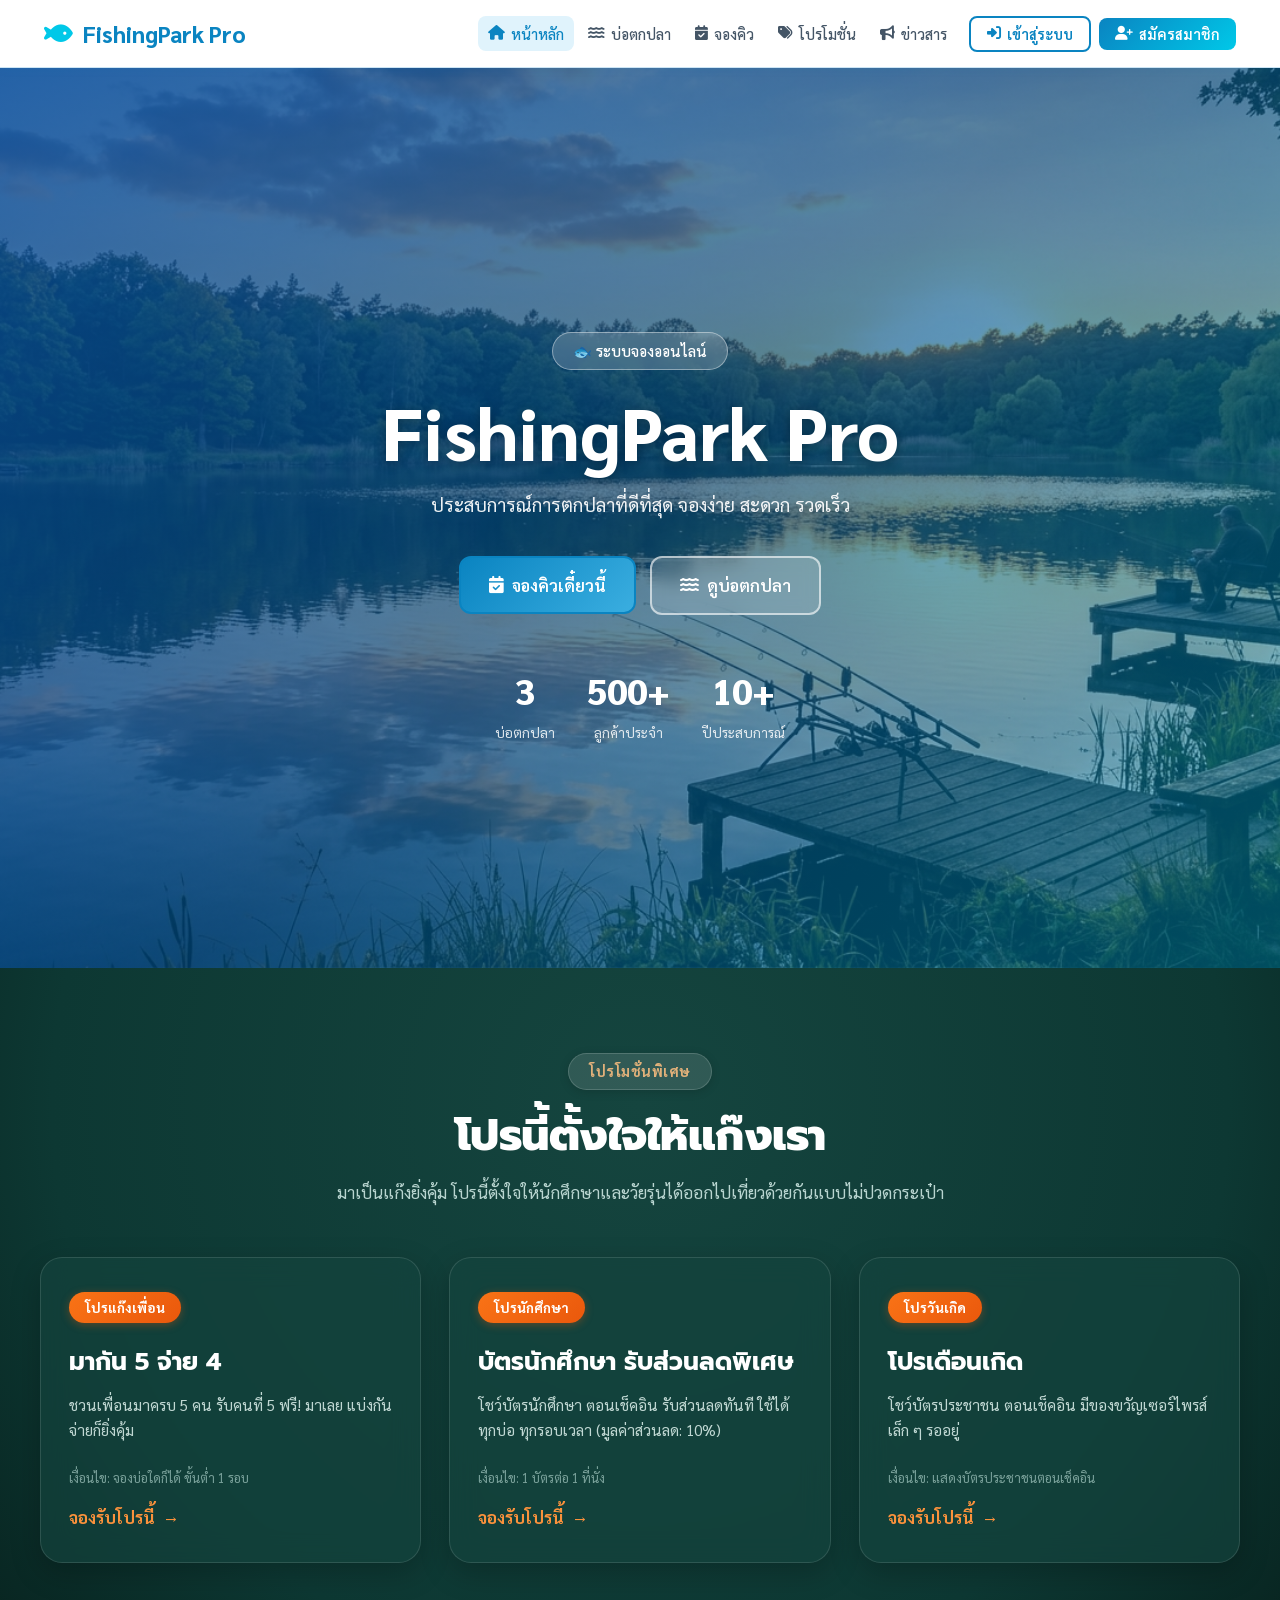
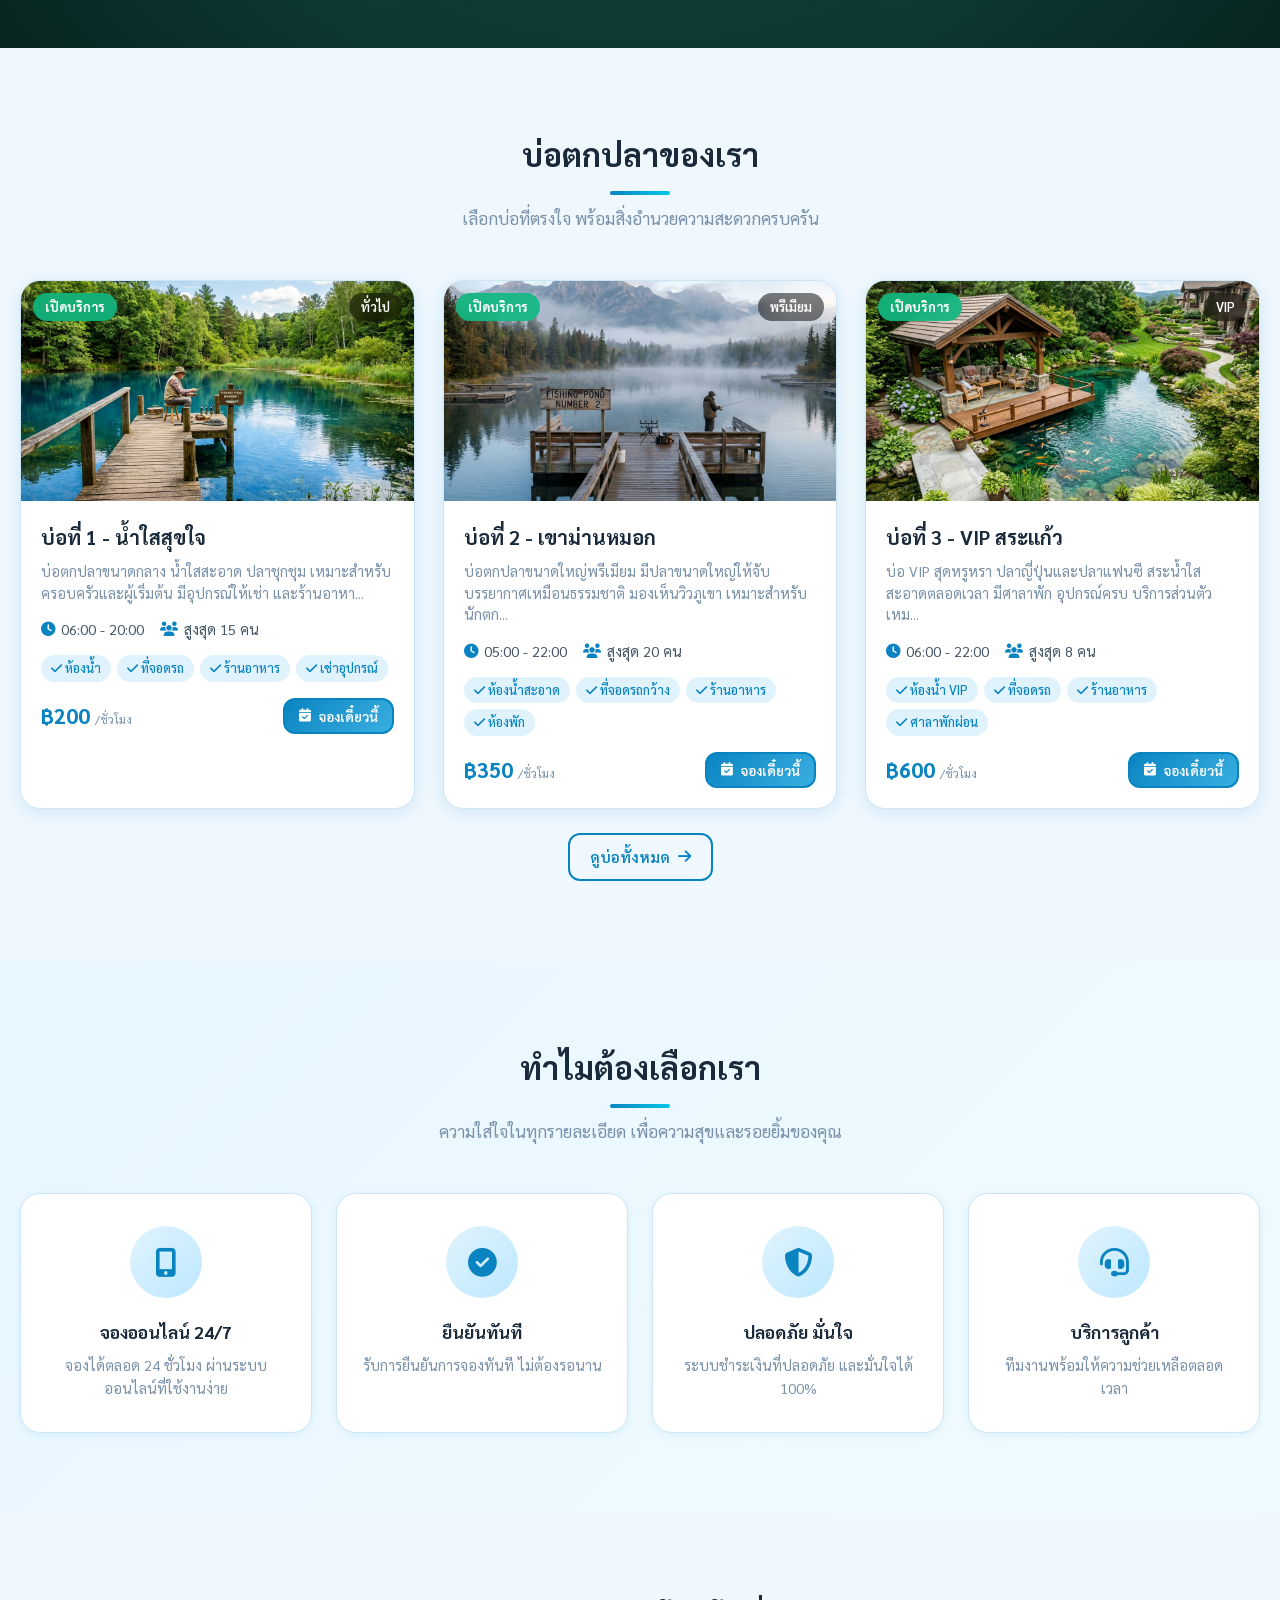
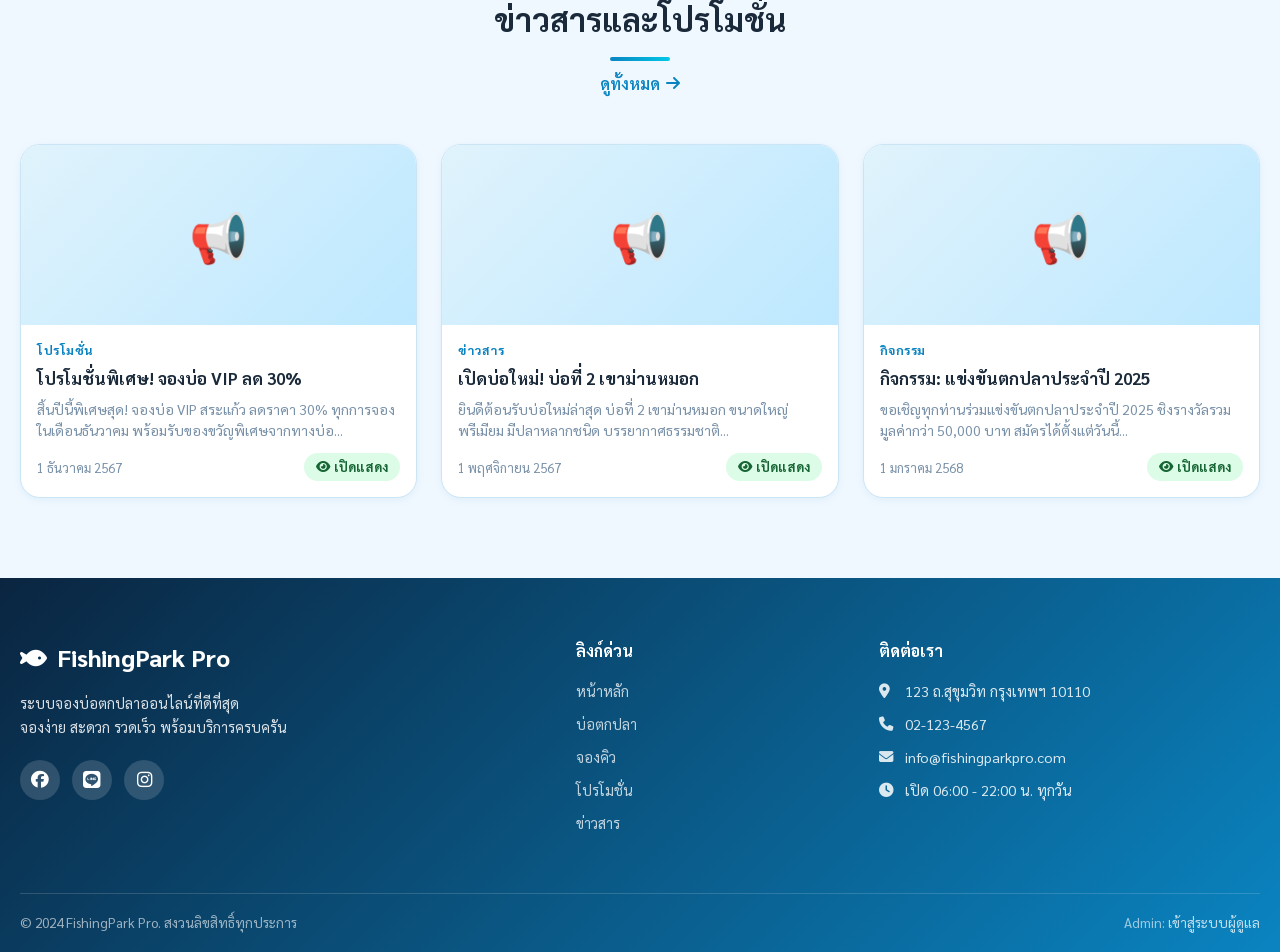
<file: index.html>
<!DOCTYPE html>
<html lang="th">
<head>
  <meta charset="UTF-8">
  <meta name="viewport" content="width=device-width, initial-scale=1.0">
  <meta name="description" content="ระบบจองบ่อตกปลาออนไลน์ - จองง่าย สะดวก รวดเร็ว พร้อมบริการครบครัน">
  <title>FishingPark Pro - ระบบจองบ่อตกปลา</title>
  <link rel="preconnect" href="https://fonts.googleapis.com">
  <link rel="preconnect" href="https://fonts.gstatic.com" crossorigin>
  <link href="https://fonts.googleapis.com/css2?family=Sarabun:wght@300;400;500;600;700;800&family=Prompt:wght@300;400;500;600;700&display=swap" rel="stylesheet">
  <link rel="stylesheet" href="css/style.css">
  <link rel="stylesheet" href="https://cdnjs.cloudflare.com/ajax/libs/font-awesome/6.5.0/css/all.min.css">
</head>
<body>

<!-- ===== TOAST NOTIFICATION ===== -->
<div id="toast-container"></div>

<!-- ===== MODAL OVERLAY ===== -->
<div id="modal-overlay" class="modal-overlay hidden"></div>

<!-- ===== LOADING SPINNER ===== -->
<div id="loading-spinner" class="loading-spinner hidden">
  <div class="spinner"></div>
</div>

<!-- ===== NAVBAR ===== -->
<nav class="navbar" id="navbar">
  <div class="nav-container">
    <a href="index.html" class="nav-logo">
      <i class="fas fa-fish"></i>
      <span>FishingPark Pro</span>
    </a>
    <div class="nav-menu" id="nav-menu">
      <a href="index.html" class="nav-link active" id="nav-home">
        <i class="fas fa-home"></i> หน้าหลัก
      </a>
      <a href="ponds.html" class="nav-link" id="nav-ponds">
        <i class="fas fa-water"></i> บ่อตกปลา
      </a>
      <a href="booking.html" class="nav-link" id="nav-booking">
        <i class="fas fa-calendar-check"></i> จองคิว
      </a>
      <a href="promotions.html" class="nav-link" id="nav-promo">
        <i class="fas fa-tags"></i> โปรโมชั่น
      </a>
      <a href="news.html" class="nav-link" id="nav-news">
        <i class="fas fa-bullhorn"></i> ข่าวสาร
      </a>
      <div class="nav-user-area" id="nav-guest">
        <button class="btn-nav-login" onclick="showModal('login-modal')">
          <i class="fas fa-sign-in-alt"></i> เข้าสู่ระบบ
        </button>
        <button class="btn-nav-register" onclick="showModal('register-modal')">
          <i class="fas fa-user-plus"></i> สมัครสมาชิก
        </button>
      </div>
      <div class="nav-user-area hidden" id="nav-logged">
        <a href="admin.html" class="btn btn-warning btn-sm hidden" id="nav-admin-btn" style="margin-right:4px;">
          <i class="fas fa-shield-alt"></i> แผง Admin
        </a>
        <div class="nav-profile-dropdown">
          <button class="btn-profile" onclick="toggleDropdown('profile-dropdown')">
            <div class="avatar-sm" id="nav-avatar-text">U</div>
            <span id="nav-username">ผู้ใช้</span>
            <i class="fas fa-chevron-down"></i>
          </button>
          <div class="dropdown-menu hidden" id="profile-dropdown">
            <a href="profile.html"><i class="fas fa-user"></i> โปรไฟล์</a>
            <a href="my-bookings.html"><i class="fas fa-history"></i> ประวัติการจอง</a>
            <a href="my-payment.html"><i class="fas fa-receipt"></i> ประวัติการชำระ</a>
            <div class="dropdown-divider"></div>
            <a href="javascript:void(0)" onclick="logout()" class="text-danger"><i class="fas fa-sign-out-alt"></i> ออกจากระบบ</a>
          </div>
        </div>
      </div>
    </div>
    <button class="nav-toggle" onclick="toggleNav()">
      <i class="fas fa-bars"></i>
    </button>
  </div>
</nav>

<!-- ===== MAIN CONTENT ===== -->
<div class="main-wrapper" id="main-wrapper">

  <!-- ===== HOME PAGE ===== -->
  <div class="page active" id="page-home">
    <section class="hero" style="background-image: url('images/hero.jpg')">
      <div class="hero-overlay"></div>
      <div class="hero-content">
        <div class="hero-badge">🐟 ระบบจองออนไลน์</div>
        <h1 class="hero-title">FishingPark Pro</h1>
        <p class="hero-subtitle">ประสบการณ์การตกปลาที่ดีที่สุด จองง่าย สะดวก รวดเร็ว</p>
        <div class="hero-actions">
          <a href="booking.html" class="btn btn-primary btn-lg">
            <i class="fas fa-calendar-check"></i> จองคิวเดี๋ยวนี้
          </a>
          <a href="ponds.html" class="btn btn-outline-white btn-lg">
            <i class="fas fa-water"></i> ดูบ่อตกปลา
          </a>
        </div>
        <div class="hero-stats">
          <div class="hero-stat">
            <span class="stat-number">3</span>
            <span class="stat-label">บ่อตกปลา</span>
          </div>
          <div class="hero-stat">
            <span class="stat-number">500+</span>
            <span class="stat-label">ลูกค้าประจำ</span>
          </div>
          <div class="hero-stat">
            <span class="stat-number">10+</span>
            <span class="stat-label">ปีประสบการณ์</span>
          </div>
        </div>
      </div>
    </section>

    <!-- ===== PROMOTIONS GANG SECTION ===== -->
    <section class="promo-gang-section" id="promo-gang-section">
      <div class="promo-gang-container">
        <div class="promo-header">
          <div class="promo-badge-top">โปรโมชั่นพิเศษ</div>
          <h2 class="promo-main-title">โปรนี้ตั้งใจให้แก๊งเรา</h2>
          <p class="promo-subtitle">มาเป็นแก๊งยิ่งคุ้ม โปรนี้ตั้งใจให้นักศึกษาและวัยรุ่นได้ออกไปเที่ยวด้วยกันแบบไม่ปวดกระเป๋า</p>
        </div>

        <div class="promo-cards-grid">
          <!-- Card 1: Gang 5 Pay 4 -->
          <div class="promo-card">
            <div class="promo-card-tag">โปรแก๊งเพื่อน</div>
            <h3 class="promo-card-title">มากัน 5 จ่าย 4</h3>
            <p class="promo-card-desc">ชวนเพื่อนมาครบ 5 คน รับคนที่ 5 ฟรี! มาเลย แบ่งกันจ่ายก็ยิ่งคุ้ม</p>
            <div class="promo-card-cond">เงื่อนไข: จองบ่อใดก็ได้ ขั้นต่ำ 1 รอบ</div>
            <button class="promo-card-btn" onclick="applyPromoAndBook('gang5pay4')">
              จองรับโปรนี้ <span>&rarr;</span>
            </button>
          </div>

          <!-- Card 2: Student Discount -->
          <div class="promo-card">
            <div class="promo-card-tag">โปรนักศึกษา</div>
            <h3 class="promo-card-title">บัตรนักศึกษา รับส่วนลดพิเศษ</h3>
            <p class="promo-card-desc">โชว์บัตรนักศึกษา ตอนเช็คอิน รับส่วนลดทันที ใช้ได้ทุกบ่อ ทุกรอบเวลา (มูลค่าส่วนลด: 10%)</p>
            <div class="promo-card-cond">เงื่อนไข: 1 บัตรต่อ 1 ที่นั่ง</div>
            <button class="promo-card-btn" onclick="applyPromoAndBook('student')">
              จองรับโปรนี้ <span>&rarr;</span>
            </button>
          </div>

          <!-- Card 3: Birthday -->
          <div class="promo-card">
            <div class="promo-card-tag">โปรวันเกิด</div>
            <h3 class="promo-card-title">โปรเดือนเกิด</h3>
            <p class="promo-card-desc">โชว์บัตรประชาชน ตอนเช็คอิน มีของขวัญเซอร์ไพรส์เล็ก ๆ รออยู่</p>
            <div class="promo-card-cond">เงื่อนไข: แสดงบัตรประชาชนตอนเช็คอิน</div>
            <button class="promo-card-btn" onclick="applyPromoAndBook('birthday')">
              จองรับโปรนี้ <span>&rarr;</span>
            </button>
          </div>
        </div>
      </div>
    </section>

    <!-- Featured Ponds -->
    <section class="section">
      <div class="container">
        <div class="section-header">
          <h2 class="section-title">บ่อตกปลาของเรา</h2>
          <p class="section-subtitle">เลือกบ่อที่ตรงใจ พร้อมสิ่งอำนวยความสะดวกครบครัน</p>
        </div>
        <div class="pond-grid" id="home-pond-grid"></div>
        <div class="text-center mt-4">
          <a href="ponds.html" class="btn btn-outline-primary">ดูบ่อทั้งหมด <i class="fas fa-arrow-right"></i></a>
        </div>
      </div>
    </section>

    <!-- Features -->
    <section class="section section-alt">
      <div class="container">
        <div class="section-header">
          <h2 class="section-title">ทำไมต้องเลือกเรา</h2>
          <p class="section-subtitle">ความใส่ใจในทุกรายละเอียด เพื่อความสุขและรอยยิ้มของคุณ</p>
        </div>
        <div class="features-grid">
          <div class="feature-card">
            <div class="feature-icon"><i class="fas fa-mobile-alt"></i></div>
            <h3>จองออนไลน์ 24/7</h3>
            <p>จองได้ตลอด 24 ชั่วโมง ผ่านระบบออนไลน์ที่ใช้งานง่าย</p>
          </div>
          <div class="feature-card">
            <div class="feature-icon"><i class="fas fa-check-circle"></i></div>
            <h3>ยืนยันทันที</h3>
            <p>รับการยืนยันการจองทันที ไม่ต้องรอนาน</p>
          </div>
          <div class="feature-card">
            <div class="feature-icon"><i class="fas fa-shield-alt"></i></div>
            <h3>ปลอดภัย มั่นใจ</h3>
            <p>ระบบชำระเงินที่ปลอดภัย และมั่นใจได้ 100%</p>
          </div>
          <div class="feature-card">
            <div class="feature-icon"><i class="fas fa-headset"></i></div>
            <h3>บริการลูกค้า</h3>
            <p>ทีมงานพร้อมให้ความช่วยเหลือตลอดเวลา</p>
          </div>
        </div>
      </div>
    </section>

    <!-- News Section -->
    <section class="section">
      <div class="container">
        <div class="section-header">
          <h2 class="section-title">ข่าวสารและโปรโมชั่น</h2>
          <a href="news.html" class="section-link">ดูทั้งหมด <i class="fas fa-arrow-right"></i></a>
        </div>
        <div class="news-grid" id="home-news-grid"></div>
      </div>
    </section>
  </div>

</div><!-- end main-wrapper -->

<!-- ===== FOOTER ===== -->
<footer class="footer" id="footer">
  <div class="footer-content">
    <div class="footer-brand">
      <div class="footer-logo"><i class="fas fa-fish"></i> FishingPark Pro</div>
      <p>ระบบจองบ่อตกปลาออนไลน์ที่ดีที่สุด<br>จองง่าย สะดวก รวดเร็ว พร้อมบริการครบครัน</p>
      <div class="footer-social">
        <a href="#" aria-label="Facebook"><i class="fab fa-facebook"></i></a>
        <a href="#" aria-label="Line"><i class="fab fa-line"></i></a>
        <a href="#" aria-label="Instagram"><i class="fab fa-instagram"></i></a>
      </div>
    </div>
    <div class="footer-links">
      <h4>ลิงก์ด่วน</h4>
      <a href="index.html">หน้าหลัก</a>
      <a href="ponds.html">บ่อตกปลา</a>
      <a href="booking.html">จองคิว</a>
      <a href="promotions.html">โปรโมชั่น</a>
      <a href="news.html">ข่าวสาร</a>
    </div>
    <div class="footer-contact">
      <h4>ติดต่อเรา</h4>
      <p><i class="fas fa-map-marker-alt"></i> 123 ถ.สุขุมวิท กรุงเทพฯ 10110</p>
      <p><i class="fas fa-phone"></i> 02-123-4567</p>
      <p><i class="fas fa-envelope"></i> info@fishingparkpro.com</p>
      <p><i class="fas fa-clock"></i> เปิด 06:00 - 22:00 น. ทุกวัน</p>
    </div>
  </div>
  <div class="footer-bottom">
    <p>&copy; 2024 FishingPark Pro. สงวนลิขสิทธิ์ทุกประการ</p>
    <p>Admin: <a href="#" onclick="showAdminLoginModal()">เข้าสู่ระบบผู้ดูแล</a></p>
  </div>
</footer>

<!-- ========== MODALS ========== -->
<div class="modal hidden" id="login-modal">
  <div class="modal-box">
    <div class="modal-header">
      <h3><i class="fas fa-sign-in-alt"></i> เข้าสู่ระบบ</h3>
      <button class="modal-close" onclick="closeModal('login-modal')"><i class="fas fa-times"></i></button>
    </div>
    <div class="modal-body">
      <form onsubmit="login(event)">
        <div class="form-group">
          <label class="form-label">อีเมล</label>
          <input type="email" class="form-control" id="login-email" placeholder="email@example.com" required>
        </div>
        <div class="form-group">
          <label class="form-label">รหัสผ่าน</label>
          <div class="input-with-icon">
            <input type="password" class="form-control" id="login-password" placeholder="รหัสผ่าน" required>
            <button type="button" class="toggle-password" onclick="togglePassword('login-password')"><i class="fas fa-eye"></i></button>
          </div>
        </div>
        <button type="submit" class="btn btn-primary btn-block"><i class="fas fa-sign-in-alt"></i> เข้าสู่ระบบ</button>
      </form>
      <div class="modal-footer-links">
        <p>ยังไม่มีบัญชี? <a href="#" onclick="switchModal('login-modal','register-modal')">สมัครสมาชิก</a></p>
      </div>
    </div>
  </div>
</div>

<div class="modal hidden" id="register-modal">
  <div class="modal-box modal-lg">
    <div class="modal-header">
      <h3><i class="fas fa-user-plus"></i> สมัครสมาชิก</h3>
      <button class="modal-close" onclick="closeModal('register-modal')"><i class="fas fa-times"></i></button>
    </div>
    <div class="modal-body">
      <form onsubmit="register(event)">
        <div class="form-grid">
          <div class="form-group">
            <label class="form-label">ชื่อ *</label>
            <input type="text" class="form-control" id="reg-firstname" placeholder="ชื่อ" required>
          </div>
          <div class="form-group">
            <label class="form-label">นามสกุล *</label>
            <input type="text" class="form-control" id="reg-lastname" placeholder="นามสกุล" required>
          </div>
          <div class="form-group">
            <label class="form-label">อีเมล *</label>
            <input type="email" class="form-control" id="reg-email" placeholder="email@example.com" required>
          </div>
          <div class="form-group">
            <label class="form-label">เบอร์โทรศัพท์ *</label>
            <input type="tel" class="form-control" id="reg-phone" placeholder="0XX-XXX-XXXX" required>
          </div>
          <div class="form-group">
            <label class="form-label">รหัสผ่าน * (อย่างน้อย 6 ตัว)</label>
            <div class="input-with-icon">
              <input type="password" class="form-control" id="reg-password" placeholder="รหัสผ่าน" required>
              <button type="button" class="toggle-password" onclick="togglePassword('reg-password')"><i class="fas fa-eye"></i></button>
            </div>
          </div>
          <div class="form-group">
            <label class="form-label">ยืนยันรหัสผ่าน *</label>
            <div class="input-with-icon">
              <input type="password" class="form-control" id="reg-confirm-password" placeholder="ยืนยันรหัสผ่าน" required>
              <button type="button" class="toggle-password" onclick="togglePassword('reg-confirm-password')"><i class="fas fa-eye"></i></button>
            </div>
          </div>
          <div class="form-group form-full">
            <label class="form-label">ที่อยู่</label>
            <textarea class="form-control" id="reg-address" rows="2" placeholder="ที่อยู่ของคุณ..."></textarea>
          </div>
        </div>
        <button type="submit" class="btn btn-primary btn-block"><i class="fas fa-user-plus"></i> สมัครสมาชิก</button>
      </form>
      <div class="modal-footer-links">
        <p>มีบัญชีอยู่แล้ว? <a href="#" onclick="switchModal('register-modal','login-modal')">เข้าสู่ระบบ</a></p>
      </div>
    </div>
  </div>
</div>

<div class="modal hidden" id="admin-login-modal">
  <div class="modal-box modal-sm">
    <div class="modal-header">
      <h3><i class="fas fa-shield-alt"></i> ผู้ดูแลระบบ</h3>
      <button class="modal-close" onclick="closeModal('admin-login-modal')"><i class="fas fa-times"></i></button>
    </div>
    <div class="modal-body">
      <form onsubmit="adminLogin(event)">
        <div class="form-group">
          <label class="form-label">ชื่อผู้ใช้</label>
          <input type="text" class="form-control" id="admin-username" placeholder="admin" required>
        </div>
        <div class="form-group">
          <label class="form-label">รหัสผ่าน</label>
          <input type="password" class="form-control" id="admin-password" placeholder="••••••••" required>
        </div>
        <button type="submit" class="btn btn-warning btn-block"><i class="fas fa-sign-in-alt"></i> เข้าสู่ระบบ Admin</button>
      </form>
      <div class="modal-footer-links">
        <small class="text-muted">Demo: admin / admin1234</small>
      </div>
    </div>
  </div>
</div>

<script src="js/data.js"></script>
<script src="js/app.js"></script>
</body>
</html>
</file>
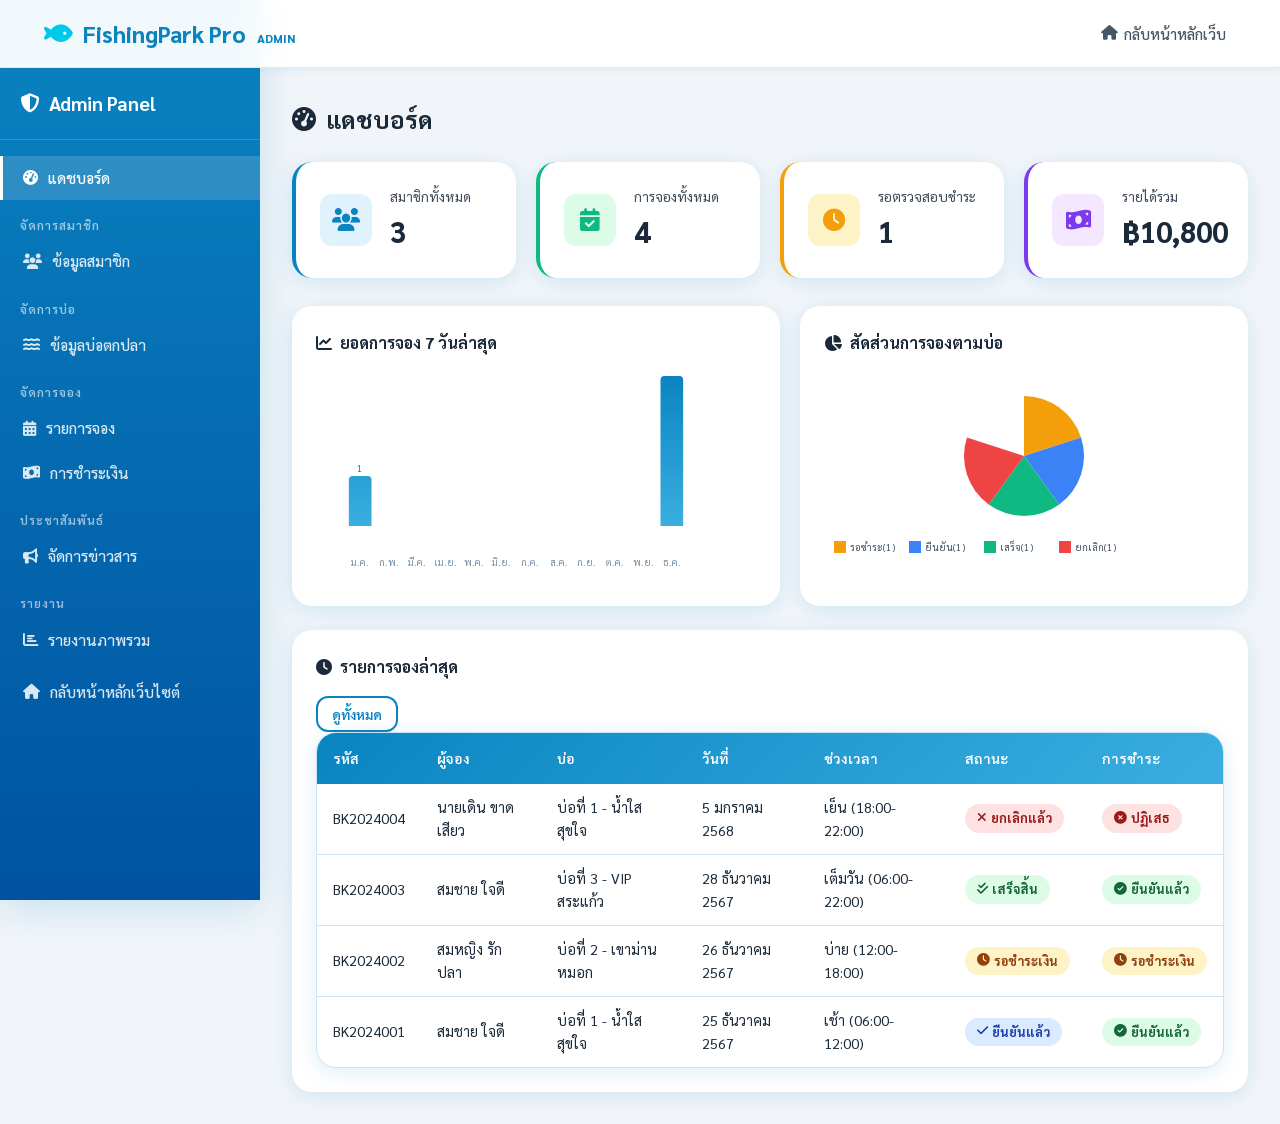
<file: admin.html>
<!DOCTYPE html>
<html lang="th">
<head>
  <meta charset="UTF-8">
  <meta name="viewport" content="width=device-width, initial-scale=1.0">
  <meta name="description" content="ระบบผู้ดูแลระบบ Admin Panel - FishingPark Pro">
  <title>แผงควบคุมผู้ดูแลระบบ | FishingPark Pro</title>
  <link rel="preconnect" href="https://fonts.googleapis.com">
  <link rel="preconnect" href="https://fonts.gstatic.com" crossorigin>
  <link href="https://fonts.googleapis.com/css2?family=Sarabun:wght@300;400;500;600;700;800&family=Prompt:wght@300;400;500;600;700&display=swap" rel="stylesheet">
  <link rel="stylesheet" href="css/style.css">
  <link rel="stylesheet" href="https://cdnjs.cloudflare.com/ajax/libs/font-awesome/6.5.0/css/all.min.css">
</head>
<body style="background:#f1f5f9;">

<!-- ===== TOAST NOTIFICATION ===== -->
<div id="toast-container"></div>

<!-- ===== MODAL OVERLAY ===== -->
<div id="modal-overlay" class="modal-overlay hidden"></div>

<!-- ===== LOADING SPINNER ===== -->
<div id="loading-spinner" class="loading-spinner hidden">
  <div class="spinner"></div>
</div>

<!-- ===== NAVBAR (Minimal for Admin) ===== -->
<nav class="navbar" id="navbar" style="border-bottom:1px solid #e2e8f0;">
  <div class="nav-container">
    <a href="index.html" class="nav-logo">
      <i class="fas fa-fish"></i>
      <span>FishingPark Pro <span class="badge badge-warning" style="font-size:0.75rem;margin-left:6px;">ADMIN</span></span>
    </a>
    <div class="nav-menu" id="nav-menu">
      <a href="index.html" class="nav-link"><i class="fas fa-home"></i> กลับหน้าหลักเว็บ</a>
      <div class="nav-user-area" id="nav-logged">
        <button class="btn btn-danger btn-sm" onclick="exitAdmin()">
          <i class="fas fa-sign-out-alt"></i> ออกจากระบบ Admin
        </button>
      </div>
    </div>
    <button class="nav-toggle" onclick="document.getElementById('admin-sidebar').classList.toggle('hidden')">
      <i class="fas fa-bars"></i>
    </button>
  </div>
</nav>

<!-- ===== ADMIN SIDEBAR ===== -->
<div class="admin-sidebar" id="admin-sidebar">
  <div class="admin-sidebar-header">
    <i class="fas fa-shield-alt"></i>
    <span>Admin Panel</span>
  </div>
  <nav class="admin-nav">
    <a href="javascript:void(0)" onclick="showAdminPage('admin-dashboard')" class="admin-nav-link active" id="anav-dashboard">
      <i class="fas fa-tachometer-alt"></i> แดชบอร์ด
    </a>
    <div class="admin-nav-group">
      <div class="admin-nav-label">จัดการสมาชิก</div>
      <a href="javascript:void(0)" onclick="showAdminPage('admin-members')" class="admin-nav-link" id="anav-members">
        <i class="fas fa-users"></i> ข้อมูลสมาชิก
      </a>
    </div>
    <div class="admin-nav-group">
      <div class="admin-nav-label">จัดการบ่อ</div>
      <a href="javascript:void(0)" onclick="showAdminPage('admin-ponds')" class="admin-nav-link" id="anav-ponds">
        <i class="fas fa-water"></i> ข้อมูลบ่อตกปลา
      </a>
    </div>
    <div class="admin-nav-group">
      <div class="admin-nav-label">จัดการจอง</div>
      <a href="javascript:void(0)" onclick="showAdminPage('admin-bookings')" class="admin-nav-link" id="anav-bookings">
        <i class="fas fa-calendar-alt"></i> รายการจอง
      </a>
      <a href="javascript:void(0)" onclick="showAdminPage('admin-payments')" class="admin-nav-link" id="anav-payments">
        <i class="fas fa-money-bill-wave"></i> การชำระเงิน
      </a>
    </div>
    <div class="admin-nav-group">
      <div class="admin-nav-label">ประชาสัมพันธ์</div>
      <a href="javascript:void(0)" onclick="showAdminPage('admin-news')" class="admin-nav-link" id="anav-news">
        <i class="fas fa-bullhorn"></i> จัดการข่าวสาร
      </a>
    </div>
    <div class="admin-nav-group">
      <div class="admin-nav-label">รายงาน</div>
      <a href="javascript:void(0)" onclick="showAdminPage('admin-reports')" class="admin-nav-link" id="anav-reports">
        <i class="fas fa-chart-bar"></i> รายงานภาพรวม
      </a>
    </div>
    <div class="admin-nav-group">
      <a href="index.html" class="admin-nav-link">
        <i class="fas fa-home"></i> กลับหน้าหลักเว็บไซต์
      </a>
    </div>
  </nav>
</div>

<!-- ===== MAIN CONTENT ===== -->
<div class="main-wrapper admin-mode" id="main-wrapper">
  <div class="page active" id="page-admin">
    <div class="admin-layout">

      <!-- Admin Dashboard -->
      <div class="admin-page active" id="admin-dashboard">
        <div class="admin-header">
          <h2><i class="fas fa-tachometer-alt"></i> แดชบอร์ด</h2>
        </div>
        <div class="stats-grid">
          <div class="stat-card stat-blue">
            <div class="stat-icon"><i class="fas fa-users"></i></div>
            <div class="stat-info">
              <div class="stat-label">สมาชิกทั้งหมด</div>
              <div class="stat-value" id="astat-users">0</div>
            </div>
          </div>
          <div class="stat-card stat-green">
            <div class="stat-icon"><i class="fas fa-calendar-check"></i></div>
            <div class="stat-info">
              <div class="stat-label">การจองทั้งหมด</div>
              <div class="stat-value" id="astat-bookings">0</div>
            </div>
          </div>
          <div class="stat-card stat-orange">
            <div class="stat-icon"><i class="fas fa-clock"></i></div>
            <div class="stat-info">
              <div class="stat-label">รอตรวจสอบชำระ</div>
              <div class="stat-value" id="astat-pending">0</div>
            </div>
          </div>
          <div class="stat-card stat-purple">
            <div class="stat-icon"><i class="fas fa-money-bill-wave"></i></div>
            <div class="stat-info">
              <div class="stat-label">รายได้รวม</div>
              <div class="stat-value" id="astat-revenue">฿0</div>
            </div>
          </div>
        </div>
        <div class="admin-charts-grid">
          <div class="chart-card">
            <div class="chart-header">
              <h3><i class="fas fa-chart-line"></i> ยอดการจอง 7 วันล่าสุด</h3>
            </div>
            <div class="chart-container">
              <canvas id="bookingsChart" width="400" height="200"></canvas>
            </div>
          </div>
          <div class="chart-card">
            <div class="chart-header">
              <h3><i class="fas fa-chart-pie"></i> สัดส่วนการจองตามบ่อ</h3>
            </div>
            <div class="chart-container">
              <canvas id="pondsChart" width="400" height="200"></canvas>
            </div>
          </div>
        </div>
        <div class="recent-bookings-card">
          <div class="card-header-flex">
            <h3><i class="fas fa-clock"></i> รายการจองล่าสุด</h3>
            <button class="btn btn-outline-primary btn-sm" onclick="showAdminPage('admin-bookings')">ดูทั้งหมด</button>
          </div>
          <div class="data-table-wrap">
            <table class="data-table" id="admin-recent-table">
              <thead><tr><th>รหัส</th><th>ผู้จอง</th><th>บ่อ</th><th>วันที่</th><th>ช่วงเวลา</th><th>สถานะ</th><th>การชำระ</th></tr></thead>
              <tbody id="admin-recent-tbody"></tbody>
            </table>
          </div>
        </div>
      </div>

      <!-- Admin Members -->
      <div class="admin-page" id="admin-members">
        <div class="admin-header">
          <h2><i class="fas fa-users"></i> ข้อมูลสมาชิก</h2>
          <button class="btn btn-primary" onclick="showModal('add-member-modal')"><i class="fas fa-plus"></i> เพิ่มสมาชิก</button>
        </div>
        <div class="admin-filter-bar">
          <input type="text" class="search-input" id="admin-member-search" placeholder="🔍 ค้นหาสมาชิก..." oninput="adminFilterMembers()">
          <select class="filter-select" id="admin-member-status" onchange="adminFilterMembers()">
            <option value="">สถานะทั้งหมด</option>
            <option value="active">ใช้งาน</option>
            <option value="inactive">ระงับ</option>
          </select>
        </div>
        <div class="data-table-wrap">
          <table class="data-table">
            <thead><tr><th>ID</th><th>ชื่อ-นามสกุล</th><th>อีเมล</th><th>เบอร์โทร</th><th>ที่อยู่</th><th>วันที่สมัคร</th><th>สถานะ</th><th>จัดการ</th></tr></thead>
            <tbody id="admin-members-tbody"></tbody>
          </table>
        </div>
      </div>

      <!-- Admin Ponds -->
      <div class="admin-page" id="admin-ponds">
        <div class="admin-header">
          <h2><i class="fas fa-water"></i> ข้อมูลบ่อตกปลา</h2>
          <button class="btn btn-primary" onclick="showModal('add-pond-modal')"><i class="fas fa-plus"></i> เพิ่มบ่อ</button>
        </div>
        <div class="data-table-wrap">
          <table class="data-table">
            <thead><tr><th>รูป</th><th>ชื่อบ่อ</th><th>ประเภท</th><th>ราคา/ชม.</th><th>เวลาเปิด-ปิด</th><th>ความจุ</th><th>สถานะ</th><th>จัดการ</th></tr></thead>
            <tbody id="admin-ponds-tbody"></tbody>
          </table>
        </div>
      </div>

      <!-- Admin Bookings -->
      <div class="admin-page" id="admin-bookings">
        <div class="admin-header">
          <h2><i class="fas fa-calendar-alt"></i> รายการจองคิว</h2>
          <div class="admin-header-actions">
            <button class="btn btn-outline-secondary btn-sm" onclick="exportBookingsCSV()"><i class="fas fa-download"></i> ส่งออก CSV</button>
            <button class="btn btn-primary" onclick="showModal('add-booking-modal')"><i class="fas fa-plus"></i> เพิ่มการจอง</button>
          </div>
        </div>
        <div class="admin-filter-bar">
          <input type="text" class="search-input" id="admin-booking-search" placeholder="🔍 ค้นหาการจอง..." oninput="adminFilterBookings()">
          <select class="filter-select" id="admin-booking-status" onchange="adminFilterBookings()">
            <option value="">สถานะทั้งหมด</option>
            <option value="pending">รอชำระเงิน</option>
            <option value="confirmed">ยืนยันแล้ว</option>
            <option value="completed">เสร็จสิ้น</option>
            <option value="cancelled">ยกเลิกแล้ว</option>
          </select>
          <input type="date" class="filter-select" id="admin-booking-date" onchange="adminFilterBookings()">
          <button class="btn btn-outline-secondary btn-sm" onclick="clearAdminBookingFilter()">ล้างตัวกรอง</button>
        </div>
        <div class="data-table-wrap">
          <table class="data-table">
            <thead><tr><th>รหัสจอง</th><th>ผู้จอง</th><th>เบอร์โทร</th><th>บ่อ</th><th>วันที่</th><th>ช่วงเวลา</th><th>จำนวน</th><th>ยอดเงิน</th><th>สถานะ</th><th>การชำระ</th><th>จัดการ</th></tr></thead>
            <tbody id="admin-bookings-tbody"></tbody>
          </table>
        </div>
      </div>

      <!-- Admin Payments -->
      <div class="admin-page" id="admin-payments">
        <div class="admin-header">
          <h2><i class="fas fa-money-bill-wave"></i> การชำระเงิน</h2>
        </div>
        <div class="admin-filter-bar">
          <select class="filter-select" id="admin-pay-status" onchange="adminFilterPayments()">
            <option value="">สถานะทั้งหมด</option>
            <option value="pending">รอตรวจสอบ</option>
            <option value="verified">ยืนยันแล้ว</option>
            <option value="rejected">ปฏิเสธ</option>
          </select>
          <select class="filter-select" id="admin-pay-method" onchange="adminFilterPayments()">
            <option value="">ช่องทางทั้งหมด</option>
            <option value="transfer">โอนเงินธนาคาร</option>
            <option value="promptpay">พร้อมเพย์</option>
            <option value="cash">เงินสด</option>
          </select>
        </div>
        <div class="data-table-wrap">
          <table class="data-table">
            <thead><tr><th>รหัสจอง</th><th>ผู้จอง</th><th>ยอดชำระ</th><th>ช่องทาง</th><th>วันที่จอง</th><th>สถานะ</th><th>การดำเนินการ</th></tr></thead>
            <tbody id="admin-payments-tbody"></tbody>
          </table>
        </div>
      </div>

      <!-- Admin News -->
      <div class="admin-page" id="admin-news">
        <div class="admin-header">
          <h2><i class="fas fa-bullhorn"></i> จัดการข่าวสารและโปรโมชั่น</h2>
          <button class="btn btn-primary" onclick="showModal('add-news-modal')"><i class="fas fa-plus"></i> เพิ่มข่าวสาร</button>
        </div>
        <div class="data-table-wrap">
          <table class="data-table">
            <thead><tr><th>หัวข้อ</th><th>หมวดหมู่</th><th>วันที่เริ่ม</th><th>วันที่สิ้นสุด</th><th>สถานะ</th><th>จัดการ</th></tr></thead>
            <tbody id="admin-news-tbody"></tbody>
          </table>
        </div>
      </div>

      <!-- Admin Reports -->
      <div class="admin-page" id="admin-reports">
        <div class="admin-header">
          <h2><i class="fas fa-chart-bar"></i> รายงานภาพรวม</h2>
          <div class="report-filter">
            <select class="filter-select" id="report-period" onchange="generateReports()">
              <option value="week">สัปดาห์นี้</option>
              <option value="month" selected>เดือนนี้</option>
              <option value="year">ปีนี้</option>
            </select>
          </div>
        </div>
        <div class="reports-grid">
          <div class="report-card">
            <div class="report-header"><i class="fas fa-calendar-check"></i> รายงานการจองคิว</div>
            <div id="report-bookings-content"></div>
          </div>
          <div class="report-card">
            <div class="report-header"><i class="fas fa-users"></i> รายงานผู้ใช้บริการ</div>
            <div id="report-users-content"></div>
          </div>
          <div class="report-card">
            <div class="report-header"><i class="fas fa-money-bill-wave"></i> รายงานรายได้</div>
            <div id="report-revenue-content"></div>
          </div>
          <div class="report-card report-full">
            <div class="report-header"><i class="fas fa-file-alt"></i> รายงานสรุปการให้บริการ</div>
            <div id="report-summary-content"></div>
          </div>
        </div>
      </div>

    </div>
  </div>
</div>

<!-- ========== ADMIN MODALS ========== -->
<!-- Add/Edit Pond Modal -->
<div class="modal hidden" id="add-pond-modal">
  <div class="modal-box modal-lg">
    <div class="modal-header">
      <h3 id="pond-modal-title"><i class="fas fa-water"></i> เพิ่มบ่อตกปลา</h3>
      <button class="modal-close" onclick="closeModal('add-pond-modal')"><i class="fas fa-times"></i></button>
    </div>
    <div class="modal-body">
      <form onsubmit="savePond(event)">
        <input type="hidden" id="pond-edit-id">
        <div class="form-grid">
          <div class="form-group form-full">
            <label class="form-label">ชื่อบ่อ *</label>
            <input type="text" class="form-control" id="pond-name" placeholder="ชื่อบ่อตกปลา" required>
          </div>
          <div class="form-group">
            <label class="form-label">ประเภทบ่อ</label>
            <select class="form-control" id="pond-type">
              <option value="ทั่วไป">ทั่วไป</option>
              <option value="VIP">VIP</option>
              <option value="พรีเมียม">พรีเมียม</option>
            </select>
          </div>
          <div class="form-group">
            <label class="form-label">ราคา/ชั่วโมง (บาท) *</label>
            <input type="number" class="form-control" id="pond-price" placeholder="200" required>
          </div>
          <div class="form-group">
            <label class="form-label">เวลาเปิด</label>
            <input type="time" class="form-control" id="pond-open" value="06:00">
          </div>
          <div class="form-group">
            <label class="form-label">เวลาปิด</label>
            <input type="time" class="form-control" id="pond-close" value="20:00">
          </div>
          <div class="form-group">
            <label class="form-label">ความจุ (คน)</label>
            <input type="number" class="form-control" id="pond-capacity" placeholder="10" value="10">
          </div>
          <div class="form-group">
            <label class="form-label">รูปภาพ URL</label>
            <input type="text" class="form-control" id="pond-image" placeholder="images/pond1.jpg">
          </div>
          <div class="form-group form-full">
            <label class="form-label">รายละเอียด</label>
            <textarea class="form-control" id="pond-desc" rows="3" placeholder="รายละเอียดบ่อตกปลา..."></textarea>
          </div>
          <div class="form-group form-full">
            <label class="form-label">สิ่งอำนวยความสะดวก (คั่นด้วย,)</label>
            <input type="text" class="form-control" id="pond-facilities" placeholder="ห้องน้ำ, ที่จอดรถ, ร้านอาหาร">
          </div>
          <div class="form-group">
            <label class="form-label">สถานะ</label>
            <select class="form-control" id="pond-status">
              <option value="open">เปิดให้บริการ</option>
              <option value="closed">ปิดให้บริการ</option>
              <option value="maintenance">ปรับปรุง</option>
            </select>
          </div>
        </div>
        <div class="modal-actions">
          <button type="button" class="btn btn-outline-secondary" onclick="closeModal('add-pond-modal')">ยกเลิก</button>
          <button type="submit" class="btn btn-primary"><i class="fas fa-save"></i> บันทึก</button>
        </div>
      </form>
    </div>
  </div>
</div>

<!-- Add/Edit Member Modal (Admin) -->
<div class="modal hidden" id="add-member-modal">
  <div class="modal-box modal-lg">
    <div class="modal-header">
      <h3 id="member-modal-title"><i class="fas fa-user-plus"></i> เพิ่มสมาชิก</h3>
      <button class="modal-close" onclick="closeModal('add-member-modal')"><i class="fas fa-times"></i></button>
    </div>
    <div class="modal-body">
      <form onsubmit="saveMember(event)">
        <input type="hidden" id="member-edit-id">
        <div class="form-grid">
          <div class="form-group">
            <label class="form-label">ชื่อ *</label>
            <input type="text" class="form-control" id="member-firstname" required>
          </div>
          <div class="form-group">
            <label class="form-label">นามสกุล *</label>
            <input type="text" class="form-control" id="member-lastname" required>
          </div>
          <div class="form-group">
            <label class="form-label">อีเมล *</label>
            <input type="email" class="form-control" id="member-email" required>
          </div>
          <div class="form-group">
            <label class="form-label">เบอร์โทร *</label>
            <input type="tel" class="form-control" id="member-phone" required>
          </div>
          <div class="form-group">
            <label class="form-label">รหัสผ่าน</label>
            <input type="password" class="form-control" id="member-password" placeholder="ปล่อยว่างหากไม่เปลี่ยน">
          </div>
          <div class="form-group">
            <label class="form-label">สถานะ</label>
            <select class="form-control" id="member-status">
              <option value="active">ใช้งาน</option>
              <option value="inactive">ระงับ</option>
            </select>
          </div>
          <div class="form-group form-full">
            <label class="form-label">ที่อยู่</label>
            <textarea class="form-control" id="member-address" rows="2"></textarea>
          </div>
        </div>
        <div class="modal-actions">
          <button type="button" class="btn btn-outline-secondary" onclick="closeModal('add-member-modal')">ยกเลิก</button>
          <button type="submit" class="btn btn-primary"><i class="fas fa-save"></i> บันทึก</button>
        </div>
      </form>
    </div>
  </div>
</div>

<!-- Add Booking Modal (Admin) -->
<div class="modal hidden" id="add-booking-modal">
  <div class="modal-box modal-lg">
    <div class="modal-header">
      <h3 id="booking-modal-title"><i class="fas fa-calendar-plus"></i> เพิ่มการจอง</h3>
      <button class="modal-close" onclick="closeModal('add-booking-modal')"><i class="fas fa-times"></i></button>
    </div>
    <div class="modal-body">
      <form onsubmit="saveBookingAdmin(event)">
        <input type="hidden" id="booking-edit-id">
        <div class="form-grid">
          <div class="form-group">
            <label class="form-label">ชื่อผู้จอง *</label>
            <input type="text" class="form-control" id="ab-name" required>
          </div>
          <div class="form-group">
            <label class="form-label">เบอร์โทร *</label>
            <input type="tel" class="form-control" id="ab-phone" required>
          </div>
          <div class="form-group">
            <label class="form-label">อีเมล</label>
            <input type="email" class="form-control" id="ab-email">
          </div>
          <div class="form-group">
            <label class="form-label">บ่อตกปลา *</label>
            <select class="form-control" id="ab-pond" required></select>
          </div>
          <div class="form-group">
            <label class="form-label">วันที่ *</label>
            <input type="date" class="form-control" id="ab-date" required>
          </div>
          <div class="form-group">
            <label class="form-label">ช่วงเวลา *</label>
            <select class="form-control" id="ab-slot" required>
              <option value="เช้า (06:00-12:00)">เช้า (06:00-12:00)</option>
              <option value="บ่าย (12:00-18:00)">บ่าย (12:00-18:00)</option>
              <option value="เย็น (18:00-22:00)">เย็น (18:00-22:00)</option>
              <option value="เต็มวัน (06:00-22:00)">เต็มวัน (06:00-22:00)</option>
            </select>
          </div>
          <div class="form-group">
            <label class="form-label">จำนวนผู้ใช้บริการ</label>
            <input type="number" class="form-control" id="ab-persons" value="1" min="1">
          </div>
          <div class="form-group">
            <label class="form-label">สถานะการจอง</label>
            <select class="form-control" id="ab-status" onchange="syncAdminPaymentStatus(this.value)">
              <option value="confirmed">ยืนยันแล้ว</option>
              <option value="pending">รอชำระเงิน</option>
              <option value="completed">เสร็จสิ้น</option>
              <option value="cancelled">ยกเลิก</option>
            </select>
          </div>
          <div class="form-group">
            <label class="form-label">สถานะการชำระเงิน</label>
            <select class="form-control" id="ab-payment-status">
              <option value="verified">ยืนยันแล้ว</option>
              <option value="pending">รอชำระเงิน / รอตรวจสอบ</option>
              <option value="rejected">ปฏิเสธ / ยกเลิก</option>
            </select>
          </div>
          <div class="form-group form-full">
            <label class="form-label">หมายเหตุ</label>
            <textarea class="form-control" id="ab-note" rows="2"></textarea>
          </div>
        </div>
        <div class="modal-actions">
          <button type="button" class="btn btn-outline-secondary" onclick="closeModal('add-booking-modal')">ยกเลิก</button>
          <button type="submit" class="btn btn-primary"><i class="fas fa-save"></i> บันทึก</button>
        </div>
      </form>
    </div>
  </div>
</div>

<!-- Add News Modal -->
<div class="modal hidden" id="add-news-modal">
  <div class="modal-box modal-lg">
    <div class="modal-header">
      <h3 id="news-modal-title"><i class="fas fa-bullhorn"></i> เพิ่มข่าวสาร</h3>
      <button class="modal-close" onclick="closeModal('add-news-modal')"><i class="fas fa-times"></i></button>
    </div>
    <div class="modal-body">
      <form onsubmit="saveNews(event)">
        <input type="hidden" id="news-edit-id">
        <div class="form-grid">
          <div class="form-group form-full">
            <label class="form-label">หัวข้อ *</label>
            <input type="text" class="form-control" id="news-title" required>
          </div>
          <div class="form-group">
            <label class="form-label">หมวดหมู่</label>
            <select class="form-control" id="news-category">
              <option value="ข่าวสาร">ข่าวสาร</option>
              <option value="โปรโมชั่น">โปรโมชั่น</option>
              <option value="กิจกรรม">กิจกรรม</option>
              <option value="ประกาศ">ประกาศ</option>
            </select>
          </div>
          <div class="form-group">
            <label class="form-label">รูปภาพ URL</label>
            <input type="text" class="form-control" id="news-image" placeholder="URL รูปภาพ">
          </div>
          <div class="form-group">
            <label class="form-label">วันที่เริ่มแสดง</label>
            <input type="date" class="form-control" id="news-start">
          </div>
          <div class="form-group">
            <label class="form-label">วันที่สิ้นสุด</label>
            <input type="date" class="form-control" id="news-end">
          </div>
          <div class="form-group">
            <label class="form-label">สถานะ</label>
            <select class="form-control" id="news-status">
              <option value="active">เปิดแสดง</option>
              <option value="inactive">ปิดแสดง</option>
            </select>
          </div>
          <div class="form-group form-full">
            <label class="form-label">เนื้อหา *</label>
            <textarea class="form-control" id="news-content" rows="5" required></textarea>
          </div>
        </div>
        <div class="modal-actions">
          <button type="button" class="btn btn-outline-secondary" onclick="closeModal('add-news-modal')">ยกเลิก</button>
          <button type="submit" class="btn btn-primary"><i class="fas fa-save"></i> บันทึก</button>
        </div>
      </form>
    </div>
  </div>
</div>

<!-- Booking Detail Modal -->
<div class="modal hidden" id="booking-detail-modal">
  <div class="modal-box">
    <div class="modal-header">
      <h3><i class="fas fa-info-circle"></i> รายละเอียดการจอง</h3>
      <button class="modal-close" onclick="closeModal('booking-detail-modal')"><i class="fas fa-times"></i></button>
    </div>
    <div class="modal-body" id="booking-detail-content"></div>
  </div>
</div>

<!-- Confirm Cancel Modal -->
<div class="modal hidden" id="confirm-cancel-modal">
  <div class="modal-box modal-sm">
    <div class="modal-header">
      <h3><i class="fas fa-exclamation-triangle"></i> ยืนยันการยกเลิก</h3>
      <button class="modal-close" onclick="closeModal('confirm-cancel-modal')"><i class="fas fa-times"></i></button>
    </div>
    <div class="modal-body">
      <p>คุณต้องการยกเลิกการจองนี้หรือไม่?</p>
      <p class="text-muted">การดำเนินการนี้ไม่สามารถย้อนกลับได้</p>
      <input type="hidden" id="cancel-booking-id">
      <div class="modal-actions">
        <button class="btn btn-outline-secondary" onclick="closeModal('confirm-cancel-modal')">ไม่ยกเลิก</button>
        <button class="btn btn-danger" onclick="cancelBookingConfirm()"><i class="fas fa-times-circle"></i> ยืนยันการยกเลิก</button>
      </div>
    </div>
  </div>
</div>

<!-- Payment Detail Modal -->
<div class="modal hidden" id="payment-info-modal">
  <div class="modal-box">
    <div class="modal-header">
      <h3><i class="fas fa-credit-card"></i> ข้อมูลการชำระเงิน</h3>
      <button class="modal-close" onclick="closeModal('payment-info-modal')"><i class="fas fa-times"></i></button>
    </div>
    <div class="modal-body" id="payment-info-content"></div>
  </div>
</div>

<script src="js/data.js"></script>
<script src="js/app.js"></script>
</body>
</html>
</file>
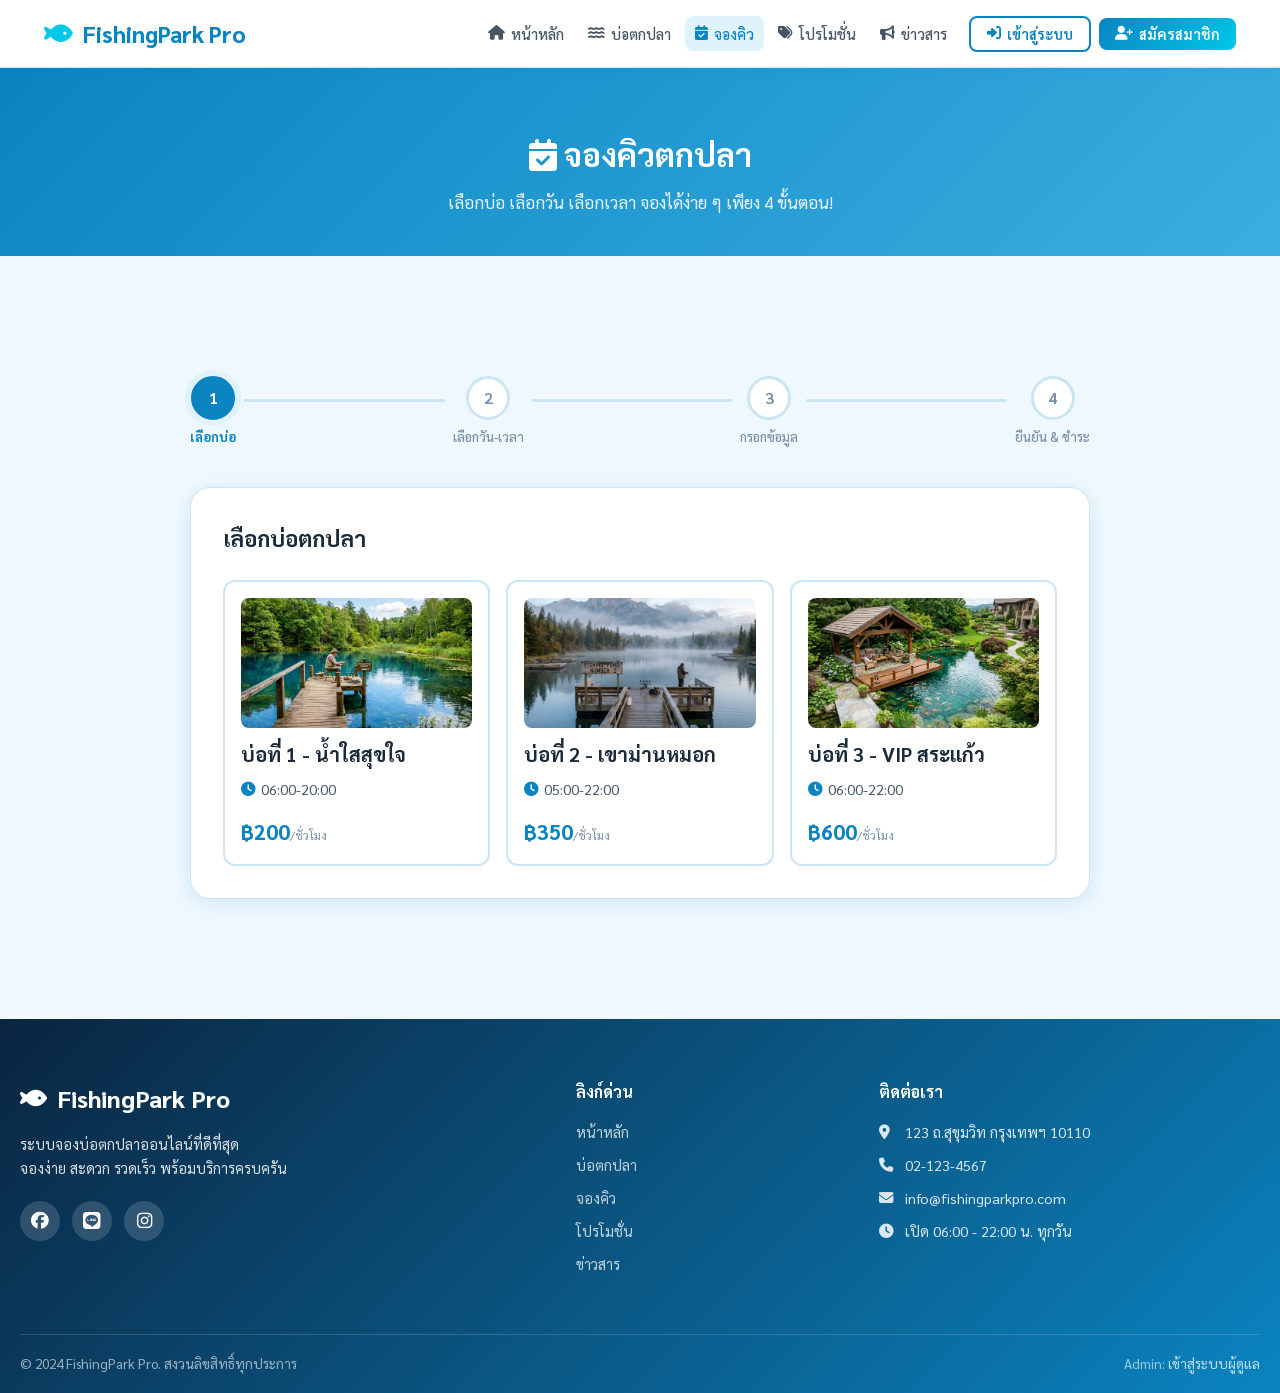
<file: booking.html>
<!DOCTYPE html>
<html lang="th">
<head>
  <meta charset="UTF-8">
  <meta name="viewport" content="width=device-width, initial-scale=1.0">
  <meta name="description" content="จองคิวบ่อตกปลาออนไลน์ FishingPark Pro - เลือกบ่อ เลือกวันเวลา พร้อมโปรโมชั่นพิเศษมากมาย">
  <title>จองคิวตกปลา | FishingPark Pro</title>
  <link rel="preconnect" href="https://fonts.googleapis.com">
  <link rel="preconnect" href="https://fonts.gstatic.com" crossorigin>
  <link href="https://fonts.googleapis.com/css2?family=Sarabun:wght@300;400;500;600;700;800&family=Prompt:wght@300;400;500;600;700&display=swap" rel="stylesheet">
  <link rel="stylesheet" href="css/style.css">
  <link rel="stylesheet" href="https://cdnjs.cloudflare.com/ajax/libs/font-awesome/6.5.0/css/all.min.css">
</head>
<body>

<!-- ===== TOAST NOTIFICATION ===== -->
<div id="toast-container"></div>

<!-- ===== MODAL OVERLAY ===== -->
<div id="modal-overlay" class="modal-overlay hidden"></div>

<!-- ===== LOADING SPINNER ===== -->
<div id="loading-spinner" class="loading-spinner hidden">
  <div class="spinner"></div>
</div>

<!-- ===== NAVBAR ===== -->
<nav class="navbar" id="navbar">
  <div class="nav-container">
    <a href="index.html" class="nav-logo">
      <i class="fas fa-fish"></i>
      <span>FishingPark Pro</span>
    </a>
    <div class="nav-menu" id="nav-menu">
      <a href="index.html" class="nav-link" id="nav-home">
        <i class="fas fa-home"></i> หน้าหลัก
      </a>
      <a href="ponds.html" class="nav-link" id="nav-ponds">
        <i class="fas fa-water"></i> บ่อตกปลา
      </a>
      <a href="booking.html" class="nav-link active" id="nav-booking">
        <i class="fas fa-calendar-check"></i> จองคิว
      </a>
      <a href="promotions.html" class="nav-link" id="nav-promo">
        <i class="fas fa-tags"></i> โปรโมชั่น
      </a>
      <a href="news.html" class="nav-link" id="nav-news">
        <i class="fas fa-bullhorn"></i> ข่าวสาร
      </a>
      <div class="nav-user-area" id="nav-guest">
        <button class="btn-nav-login" onclick="showModal('login-modal')">
          <i class="fas fa-sign-in-alt"></i> เข้าสู่ระบบ
        </button>
        <button class="btn-nav-register" onclick="showModal('register-modal')">
          <i class="fas fa-user-plus"></i> สมัครสมาชิก
        </button>
      </div>
      <div class="nav-user-area hidden" id="nav-logged">
        <a href="admin.html" class="btn btn-warning btn-sm hidden" id="nav-admin-btn" style="margin-right:4px;">
          <i class="fas fa-shield-alt"></i> แผง Admin
        </a>
        <div class="nav-profile-dropdown">
          <button class="btn-profile" onclick="toggleDropdown('profile-dropdown')">
            <div class="avatar-sm" id="nav-avatar-text">U</div>
            <span id="nav-username">ผู้ใช้</span>
            <i class="fas fa-chevron-down"></i>
          </button>
          <div class="dropdown-menu hidden" id="profile-dropdown">
            <a href="profile.html"><i class="fas fa-user"></i> โปรไฟล์</a>
            <a href="my-bookings.html"><i class="fas fa-history"></i> ประวัติการจอง</a>
            <a href="my-payment.html"><i class="fas fa-receipt"></i> ประวัติการชำระ</a>
            <div class="dropdown-divider"></div>
            <a href="javascript:void(0)" onclick="logout()" class="text-danger"><i class="fas fa-sign-out-alt"></i> ออกจากระบบ</a>
          </div>
        </div>
      </div>
    </div>
    <button class="nav-toggle" onclick="toggleNav()">
      <i class="fas fa-bars"></i>
    </button>
  </div>
</nav>

<!-- ===== MAIN CONTENT ===== -->
<div class="main-wrapper" id="main-wrapper">

  <!-- ===== BOOKING PAGE ===== -->
  <div class="page active" id="page-booking">
    <div class="page-banner">
      <h1><i class="fas fa-calendar-check"></i> จองคิวตกปลา</h1>
      <p>เลือกบ่อ เลือกวัน เลือกเวลา จองได้ง่าย ๆ เพียง 4 ขั้นตอน!</p>
    </div>
    <div class="container section">
      <div class="booking-wizard">
        <div class="wizard-steps">
          <div class="wizard-step active" id="wstep-1">
            <div class="step-number">1</div>
            <span>เลือกบ่อ</span>
          </div>
          <div class="wizard-step-line"></div>
          <div class="wizard-step" id="wstep-2">
            <div class="step-number">2</div>
            <span>เลือกวัน-เวลา</span>
          </div>
          <div class="wizard-step-line"></div>
          <div class="wizard-step" id="wstep-3">
            <div class="step-number">3</div>
            <span>กรอกข้อมูล</span>
          </div>
          <div class="wizard-step-line"></div>
          <div class="wizard-step" id="wstep-4">
            <div class="step-number">4</div>
            <span>ยืนยัน & ชำระ</span>
          </div>
        </div>

        <!-- Step 1: Select Pond -->
        <div class="wizard-panel active" id="wpanel-1">
          <h2 class="wizard-title">เลือกบ่อตกปลา</h2>
          <div class="pond-select-grid" id="booking-pond-grid"></div>
        </div>

        <!-- Step 2: Select Date & Time -->
        <div class="wizard-panel hidden" id="wpanel-2">
          <h2 class="wizard-title">เลือกวันที่และช่วงเวลา</h2>
          <div class="booking-datetime-grid">
            <div class="booking-section">
              <label class="form-label"><i class="fas fa-calendar"></i> เลือกวันที่</label>
              <input type="date" class="form-control" id="booking-date" onchange="checkAvailability()">
              <div class="availability-info" id="availability-info"></div>
            </div>
            <div class="booking-section">
              <label class="form-label"><i class="fas fa-clock"></i> เลือกช่วงเวลา</label>
              <div class="time-slots" id="time-slots"></div>
            </div>
          </div>
          <div class="queue-status" id="queue-status"></div>
          <div class="wizard-nav">
            <button class="btn btn-outline-secondary" onclick="gotoStep(1)"><i class="fas fa-arrow-left"></i> ย้อนกลับ</button>
            <button class="btn btn-primary" onclick="gotoStep(3)" id="btn-step2-next" disabled>ถัดไป <i class="fas fa-arrow-right"></i></button>
          </div>
        </div>

        <!-- Step 3: Fill Info -->
        <div class="wizard-panel hidden" id="wpanel-3">
          <h2 class="wizard-title">กรอกข้อมูลการจอง</h2>
          <div class="booking-form-grid">
            <div class="form-group">
              <label class="form-label">ชื่อ-นามสกุล *</label>
              <input type="text" class="form-control" id="book-name" placeholder="กรอกชื่อ-นามสกุล">
            </div>
            <div class="form-group">
              <label class="form-label">เบอร์โทรศัพท์ *</label>
              <input type="tel" class="form-control" id="book-phone" placeholder="0XX-XXX-XXXX">
            </div>
            <div class="form-group">
              <label class="form-label">อีเมล</label>
              <input type="email" class="form-control" id="book-email" placeholder="email@example.com">
            </div>
            <div class="form-group form-persons-group">
              <div style="display:flex;justify-content:space-between;align-items:center;margin-bottom:2px">
                <label class="form-label" style="margin-bottom:0"><i class="fas fa-users"></i> จำนวนผู้ใช้บริการ *</label>
                <span class="promo-mini-tag"><i class="fas fa-gift"></i> ทุก 5 คน ฟรี 1 คน!</span>
              </div>
              <input type="number" class="form-control" id="book-persons" min="1" max="50" value="1" oninput="updateBookingPersonsHint()">
              <div id="persons-promo-hint" class="promo-calc-hint">
                <i class="fas fa-info-circle"></i>
                <span>ชวนเพื่อนเพิ่มอีก <strong>4 คน</strong> รับสิทธิ์<strong>ฟรี 1 คนทันที!</strong> (โปรมากัน 5 จ่าย 4)</span>
              </div>
            </div>
            <div class="form-group form-full">
              <label class="form-label">หมายเหตุเพิ่มเติม</label>
              <textarea class="form-control" id="book-note" rows="3" placeholder="หมายเหตุหรือความต้องการพิเศษ..."></textarea>
            </div>
          </div>
          <div class="wizard-nav">
            <button class="btn btn-outline-secondary" onclick="gotoStep(2)"><i class="fas fa-arrow-left"></i> ย้อนกลับ</button>
            <button class="btn btn-primary" onclick="gotoStep(4)">ถัดไป <i class="fas fa-arrow-right"></i></button>
          </div>
        </div>

        <!-- Step 4: Confirm & Pay -->
        <div class="wizard-panel hidden" id="wpanel-4">
          <h2 class="wizard-title">ยืนยันการจองและชำระเงิน</h2>
          <div class="booking-summary" id="booking-summary"></div>

          <!-- Student Discount Selection Box -->
          <div class="student-discount-banner" id="student-discount-banner">
            <div class="student-discount-left">
              <div class="student-discount-icon-wrap">
                <i class="fas fa-graduation-cap"></i>
              </div>
              <div class="student-discount-text">
                <div class="student-discount-header">
                  <strong>บัตรนักศึกษา รับส่วนลดพิเศษ 10%</strong>
                  <span class="badge-student-tag">โปรนักศึกษา</span>
                </div>
                <p>โชว์บัตรนักศึกษาตอนเช็คอิน รับส่วนลดทันที 10% ใช้ได้ทุกบ่อ ทุกรอบเวลา</p>
              </div>
            </div>
            <button type="button" class="btn-student-discount" id="btn-toggle-student" onclick="toggleStudentDiscount()">
              <i class="fas fa-plus-circle" id="student-discount-icon"></i>
              <span id="student-discount-btn-text">กดใช้ส่วนลด 10%</span>
            </button>
          </div>

          <div class="payment-section">
            <h3><i class="fas fa-credit-card"></i> เลือกช่องทางชำระเงิน</h3>
            <div class="payment-methods">
              <label class="payment-option">
                <input type="radio" name="payment" value="transfer" id="pay-transfer" checked>
                <div class="payment-card">
                  <i class="fas fa-university"></i>
                  <span>โอนเงินธนาคาร</span>
                </div>
              </label>
              <label class="payment-option">
                <input type="radio" name="payment" value="promptpay" id="pay-promptpay">
                <div class="payment-card">
                  <i class="fas fa-qrcode"></i>
                  <span>พร้อมเพย์ / QR Code</span>
                </div>
              </label>
              <label class="payment-option">
                <input type="radio" name="payment" value="cash" id="pay-cash">
                <div class="payment-card">
                  <i class="fas fa-money-bill-wave"></i>
                  <span>ชำระเงินสด (หน้างาน)</span>
                </div>
              </label>
            </div>
            <div class="payment-detail-info" id="payment-detail-info"></div>
          </div>
          <div class="wizard-nav">
            <button class="btn btn-outline-secondary" onclick="gotoStep(3)"><i class="fas fa-arrow-left"></i> ย้อนกลับ</button>
            <button class="btn btn-success btn-lg" onclick="confirmBooking()"><i class="fas fa-check-circle"></i> ยืนยันการจอง</button>
          </div>
        </div>
      </div>
    </div>
  </div>

</div>

<!-- ===== FOOTER ===== -->
<footer class="footer" id="footer">
  <div class="footer-content">
    <div class="footer-brand">
      <div class="footer-logo"><i class="fas fa-fish"></i> FishingPark Pro</div>
      <p>ระบบจองบ่อตกปลาออนไลน์ที่ดีที่สุด<br>จองง่าย สะดวก รวดเร็ว พร้อมบริการครบครัน</p>
      <div class="footer-social">
        <a href="#" aria-label="Facebook"><i class="fab fa-facebook"></i></a>
        <a href="#" aria-label="Line"><i class="fab fa-line"></i></a>
        <a href="#" aria-label="Instagram"><i class="fab fa-instagram"></i></a>
      </div>
    </div>
    <div class="footer-links">
      <h4>ลิงก์ด่วน</h4>
      <a href="index.html">หน้าหลัก</a>
      <a href="ponds.html">บ่อตกปลา</a>
      <a href="booking.html">จองคิว</a>
      <a href="promotions.html">โปรโมชั่น</a>
      <a href="news.html">ข่าวสาร</a>
    </div>
    <div class="footer-contact">
      <h4>ติดต่อเรา</h4>
      <p><i class="fas fa-map-marker-alt"></i> 123 ถ.สุขุมวิท กรุงเทพฯ 10110</p>
      <p><i class="fas fa-phone"></i> 02-123-4567</p>
      <p><i class="fas fa-envelope"></i> info@fishingparkpro.com</p>
      <p><i class="fas fa-clock"></i> เปิด 06:00 - 22:00 น. ทุกวัน</p>
    </div>
  </div>
  <div class="footer-bottom">
    <p>&copy; 2024 FishingPark Pro. สงวนลิขสิทธิ์ทุกประการ</p>
    <p>Admin: <a href="#" onclick="showAdminLoginModal()">เข้าสู่ระบบผู้ดูแล</a></p>
  </div>
</footer>

<!-- ========== MODALS ========== -->
<div class="modal hidden" id="login-modal">
  <div class="modal-box">
    <div class="modal-header">
      <h3><i class="fas fa-sign-in-alt"></i> เข้าสู่ระบบ</h3>
      <button class="modal-close" onclick="closeModal('login-modal')"><i class="fas fa-times"></i></button>
    </div>
    <div class="modal-body">
      <form onsubmit="login(event)">
        <div class="form-group">
          <label class="form-label">อีเมล</label>
          <input type="email" class="form-control" id="login-email" placeholder="email@example.com" required>
        </div>
        <div class="form-group">
          <label class="form-label">รหัสผ่าน</label>
          <div class="input-with-icon">
            <input type="password" class="form-control" id="login-password" placeholder="รหัสผ่าน" required>
            <button type="button" class="toggle-password" onclick="togglePassword('login-password')"><i class="fas fa-eye"></i></button>
          </div>
        </div>
        <button type="submit" class="btn btn-primary btn-block"><i class="fas fa-sign-in-alt"></i> เข้าสู่ระบบ</button>
      </form>
      <div class="modal-footer-links">
        <p>ยังไม่มีบัญชี? <a href="#" onclick="switchModal('login-modal','register-modal')">สมัครสมาชิก</a></p>
      </div>
    </div>
  </div>
</div>

<div class="modal hidden" id="register-modal">
  <div class="modal-box modal-lg">
    <div class="modal-header">
      <h3><i class="fas fa-user-plus"></i> สมัครสมาชิก</h3>
      <button class="modal-close" onclick="closeModal('register-modal')"><i class="fas fa-times"></i></button>
    </div>
    <div class="modal-body">
      <form onsubmit="register(event)">
        <div class="form-grid">
          <div class="form-group">
            <label class="form-label">ชื่อ *</label>
            <input type="text" class="form-control" id="reg-firstname" placeholder="ชื่อ" required>
          </div>
          <div class="form-group">
            <label class="form-label">นามสกุล *</label>
            <input type="text" class="form-control" id="reg-lastname" placeholder="นามสกุล" required>
          </div>
          <div class="form-group">
            <label class="form-label">อีเมล *</label>
            <input type="email" class="form-control" id="reg-email" placeholder="email@example.com" required>
          </div>
          <div class="form-group">
            <label class="form-label">เบอร์โทรศัพท์ *</label>
            <input type="tel" class="form-control" id="reg-phone" placeholder="0XX-XXX-XXXX" required>
          </div>
          <div class="form-group">
            <label class="form-label">รหัสผ่าน * (อย่างน้อย 6 ตัว)</label>
            <div class="input-with-icon">
              <input type="password" class="form-control" id="reg-password" placeholder="รหัสผ่าน" required>
              <button type="button" class="toggle-password" onclick="togglePassword('reg-password')"><i class="fas fa-eye"></i></button>
            </div>
          </div>
          <div class="form-group">
            <label class="form-label">ยืนยันรหัสผ่าน *</label>
            <div class="input-with-icon">
              <input type="password" class="form-control" id="reg-confirm-password" placeholder="ยืนยันรหัสผ่าน" required>
              <button type="button" class="toggle-password" onclick="togglePassword('reg-confirm-password')"><i class="fas fa-eye"></i></button>
            </div>
          </div>
          <div class="form-group form-full">
            <label class="form-label">ที่อยู่</label>
            <textarea class="form-control" id="reg-address" rows="2" placeholder="ที่อยู่ของคุณ..."></textarea>
          </div>
        </div>
        <button type="submit" class="btn btn-primary btn-block"><i class="fas fa-user-plus"></i> สมัครสมาชิก</button>
      </form>
      <div class="modal-footer-links">
        <p>มีบัญชีอยู่แล้ว? <a href="#" onclick="switchModal('register-modal','login-modal')">เข้าสู่ระบบ</a></p>
      </div>
    </div>
  </div>
</div>

<div class="modal hidden" id="admin-login-modal">
  <div class="modal-box modal-sm">
    <div class="modal-header">
      <h3><i class="fas fa-shield-alt"></i> ผู้ดูแลระบบ</h3>
      <button class="modal-close" onclick="closeModal('admin-login-modal')"><i class="fas fa-times"></i></button>
    </div>
    <div class="modal-body">
      <form onsubmit="adminLogin(event)">
        <div class="form-group">
          <label class="form-label">ชื่อผู้ใช้</label>
          <input type="text" class="form-control" id="admin-username" placeholder="admin" required>
        </div>
        <div class="form-group">
          <label class="form-label">รหัสผ่าน</label>
          <input type="password" class="form-control" id="admin-password" placeholder="••••••••" required>
        </div>
        <button type="submit" class="btn btn-warning btn-block"><i class="fas fa-sign-in-alt"></i> เข้าสู่ระบบ Admin</button>
      </form>
      <div class="modal-footer-links">
        <small class="text-muted">Demo: admin / admin1234</small>
      </div>
    </div>
  </div>
</div>

<!-- Payment Info / Booking Success Modal -->
<div class="modal hidden" id="payment-info-modal">
  <div class="modal-box">
    <div class="modal-header">
      <h3><i class="fas fa-check-circle"></i> จองคิวสำเร็จ</h3>
      <button class="modal-close" onclick="closeModal('payment-info-modal')"><i class="fas fa-times"></i></button>
    </div>
    <div class="modal-body" id="payment-info-content"></div>
  </div>
</div>

<script src="js/data.js"></script>
<script src="js/app.js"></script>
</body>
</html>
</file>
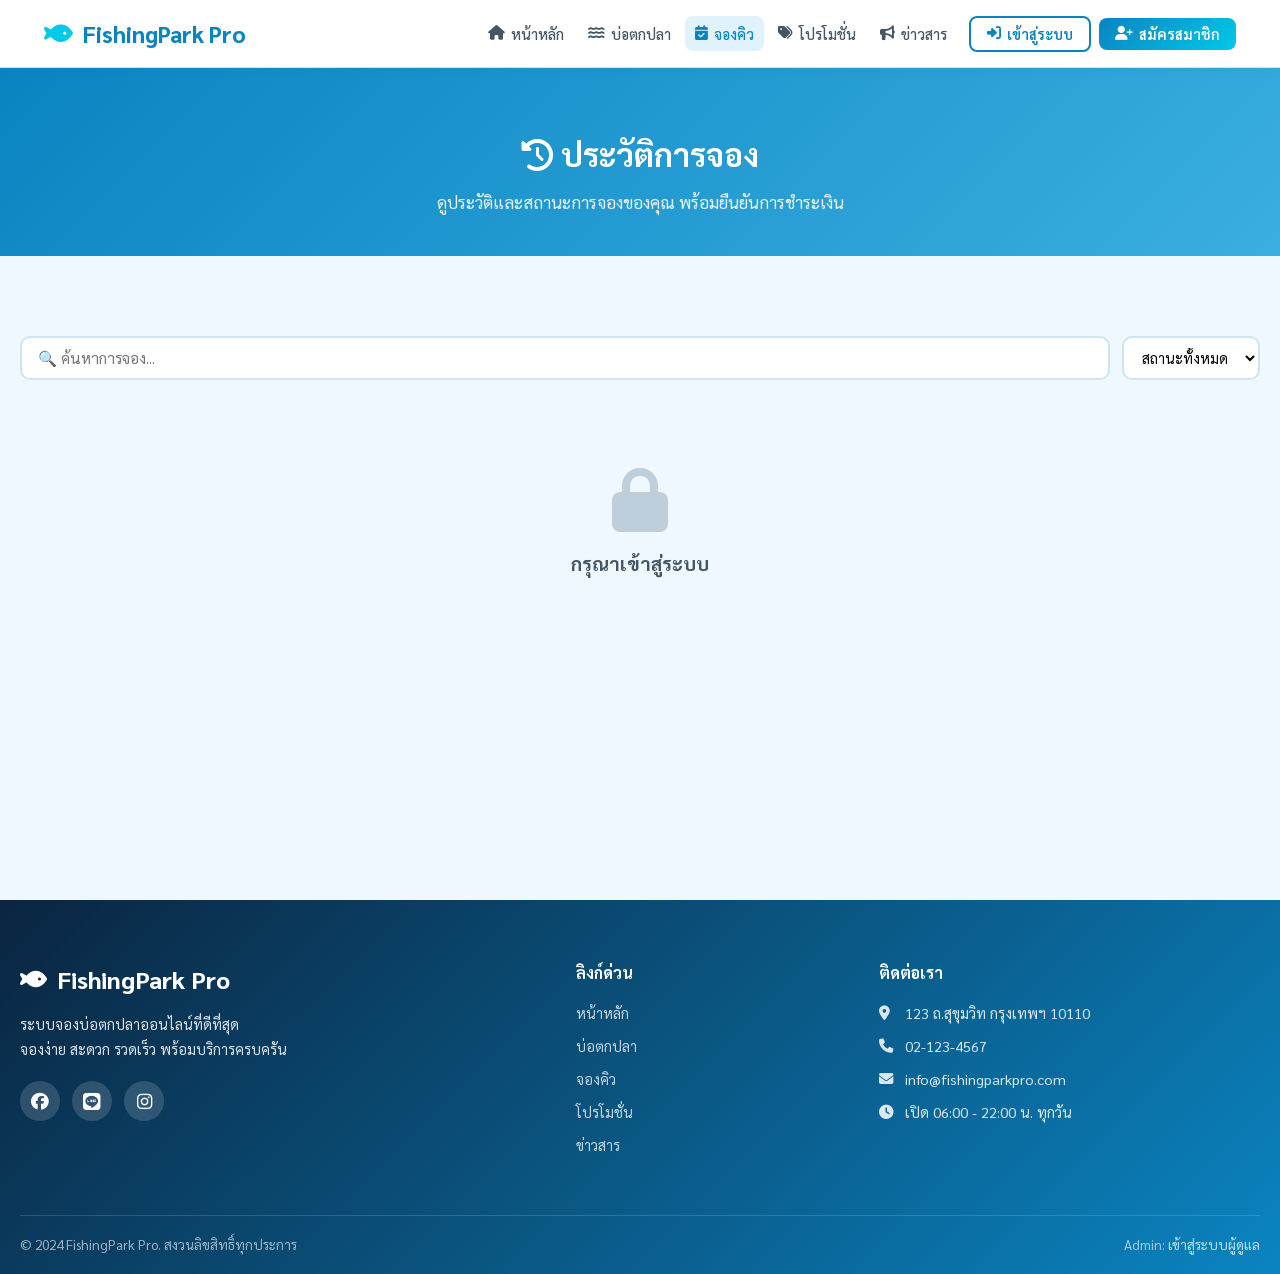
<file: my-bookings.html>
<!DOCTYPE html>
<html lang="th">
<head>
  <meta charset="UTF-8">
  <meta name="viewport" content="width=device-width, initial-scale=1.0">
  <meta name="description" content="ประวัติการจอง FishingPark Pro - ตรวจสอบสถานะการจอง แนบสลิปชำระเงิน และจัดการรายการจอง">
  <title>ประวัติการจอง | FishingPark Pro</title>
  <link rel="preconnect" href="https://fonts.googleapis.com">
  <link rel="preconnect" href="https://fonts.gstatic.com" crossorigin>
  <link href="https://fonts.googleapis.com/css2?family=Sarabun:wght@300;400;500;600;700;800&family=Prompt:wght@300;400;500;600;700&display=swap" rel="stylesheet">
  <link rel="stylesheet" href="css/style.css">
  <link rel="stylesheet" href="https://cdnjs.cloudflare.com/ajax/libs/font-awesome/6.5.0/css/all.min.css">
</head>
<body>

<!-- ===== TOAST NOTIFICATION ===== -->
<div id="toast-container"></div>

<!-- ===== MODAL OVERLAY ===== -->
<div id="modal-overlay" class="modal-overlay hidden"></div>

<!-- ===== LOADING SPINNER ===== -->
<div id="loading-spinner" class="loading-spinner hidden">
  <div class="spinner"></div>
</div>

<!-- ===== NAVBAR ===== -->
<nav class="navbar" id="navbar">
  <div class="nav-container">
    <a href="index.html" class="nav-logo">
      <i class="fas fa-fish"></i>
      <span>FishingPark Pro</span>
    </a>
    <div class="nav-menu" id="nav-menu">
      <a href="index.html" class="nav-link" id="nav-home">
        <i class="fas fa-home"></i> หน้าหลัก
      </a>
      <a href="ponds.html" class="nav-link" id="nav-ponds">
        <i class="fas fa-water"></i> บ่อตกปลา
      </a>
      <a href="booking.html" class="nav-link" id="nav-booking">
        <i class="fas fa-calendar-check"></i> จองคิว
      </a>
      <a href="promotions.html" class="nav-link" id="nav-promo">
        <i class="fas fa-tags"></i> โปรโมชั่น
      </a>
      <a href="news.html" class="nav-link" id="nav-news">
        <i class="fas fa-bullhorn"></i> ข่าวสาร
      </a>
      <div class="nav-user-area" id="nav-guest">
        <button class="btn-nav-login" onclick="showModal('login-modal')">
          <i class="fas fa-sign-in-alt"></i> เข้าสู่ระบบ
        </button>
        <button class="btn-nav-register" onclick="showModal('register-modal')">
          <i class="fas fa-user-plus"></i> สมัครสมาชิก
        </button>
      </div>
      <div class="nav-user-area hidden" id="nav-logged">
        <a href="admin.html" class="btn btn-warning btn-sm hidden" id="nav-admin-btn" style="margin-right:4px;">
          <i class="fas fa-shield-alt"></i> แผง Admin
        </a>
        <div class="nav-profile-dropdown">
          <button class="btn-profile" onclick="toggleDropdown('profile-dropdown')">
            <div class="avatar-sm" id="nav-avatar-text">U</div>
            <span id="nav-username">ผู้ใช้</span>
            <i class="fas fa-chevron-down"></i>
          </button>
          <div class="dropdown-menu hidden" id="profile-dropdown">
            <a href="profile.html"><i class="fas fa-user"></i> โปรไฟล์</a>
            <a href="my-bookings.html"><i class="fas fa-history"></i> ประวัติการจอง</a>
            <a href="my-payment.html"><i class="fas fa-receipt"></i> ประวัติการชำระ</a>
            <div class="dropdown-divider"></div>
            <a href="javascript:void(0)" onclick="logout()" class="text-danger"><i class="fas fa-sign-out-alt"></i> ออกจากระบบ</a>
          </div>
        </div>
      </div>
    </div>
    <button class="nav-toggle" onclick="toggleNav()">
      <i class="fas fa-bars"></i>
    </button>
  </div>
</nav>

<!-- ===== MAIN CONTENT ===== -->
<div class="main-wrapper" id="main-wrapper">

  <div class="page active" id="page-my-bookings">
    <div class="page-banner">
      <h1><i class="fas fa-history"></i> ประวัติการจอง</h1>
      <p>ดูประวัติและสถานะการจองของคุณ พร้อมยืนยันการชำระเงิน</p>
    </div>
    <div class="container section">
      <div class="filter-bar">
        <input type="text" class="search-input" id="my-booking-search" placeholder="🔍 ค้นหาการจอง..." oninput="filterMyBookings()">
        <select class="filter-select" id="my-booking-status" onchange="filterMyBookings()">
          <option value="">สถานะทั้งหมด</option>
          <option value="pending">รอชำระเงิน</option>
          <option value="confirmed">ยืนยันแล้ว</option>
          <option value="completed">เสร็จสิ้น</option>
          <option value="cancelled">ยกเลิกแล้ว</option>
        </select>
      </div>
      <div id="my-bookings-list"></div>
    </div>
  </div>

</div>

<!-- ===== FOOTER ===== -->
<footer class="footer" id="footer">
  <div class="footer-content">
    <div class="footer-brand">
      <div class="footer-logo"><i class="fas fa-fish"></i> FishingPark Pro</div>
      <p>ระบบจองบ่อตกปลาออนไลน์ที่ดีที่สุด<br>จองง่าย สะดวก รวดเร็ว พร้อมบริการครบครัน</p>
      <div class="footer-social">
        <a href="#" aria-label="Facebook"><i class="fab fa-facebook"></i></a>
        <a href="#" aria-label="Line"><i class="fab fa-line"></i></a>
        <a href="#" aria-label="Instagram"><i class="fab fa-instagram"></i></a>
      </div>
    </div>
    <div class="footer-links">
      <h4>ลิงก์ด่วน</h4>
      <a href="index.html">หน้าหลัก</a>
      <a href="ponds.html">บ่อตกปลา</a>
      <a href="booking.html">จองคิว</a>
      <a href="promotions.html">โปรโมชั่น</a>
      <a href="news.html">ข่าวสาร</a>
    </div>
    <div class="footer-contact">
      <h4>ติดต่อเรา</h4>
      <p><i class="fas fa-map-marker-alt"></i> 123 ถ.สุขุมวิท กรุงเทพฯ 10110</p>
      <p><i class="fas fa-phone"></i> 02-123-4567</p>
      <p><i class="fas fa-envelope"></i> info@fishingparkpro.com</p>
      <p><i class="fas fa-clock"></i> เปิด 06:00 - 22:00 น. ทุกวัน</p>
    </div>
  </div>
  <div class="footer-bottom">
    <p>&copy; 2024 FishingPark Pro. สงวนลิขสิทธิ์ทุกประการ</p>
    <p>Admin: <a href="#" onclick="showAdminLoginModal()">เข้าสู่ระบบผู้ดูแล</a></p>
  </div>
</footer>

<!-- ========== MODALS ========== -->
<div class="modal hidden" id="login-modal">
  <div class="modal-box">
    <div class="modal-header">
      <h3><i class="fas fa-sign-in-alt"></i> เข้าสู่ระบบ</h3>
      <button class="modal-close" onclick="closeModal('login-modal')"><i class="fas fa-times"></i></button>
    </div>
    <div class="modal-body">
      <form onsubmit="login(event)">
        <div class="form-group">
          <label class="form-label">อีเมล</label>
          <input type="email" class="form-control" id="login-email" placeholder="email@example.com" required>
        </div>
        <div class="form-group">
          <label class="form-label">รหัสผ่าน</label>
          <div class="input-with-icon">
            <input type="password" class="form-control" id="login-password" placeholder="รหัสผ่าน" required>
            <button type="button" class="toggle-password" onclick="togglePassword('login-password')"><i class="fas fa-eye"></i></button>
          </div>
        </div>
        <button type="submit" class="btn btn-primary btn-block"><i class="fas fa-sign-in-alt"></i> เข้าสู่ระบบ</button>
      </form>
      <div class="modal-footer-links">
        <p>ยังไม่มีบัญชี? <a href="#" onclick="switchModal('login-modal','register-modal')">สมัครสมาชิก</a></p>
      </div>
    </div>
  </div>
</div>

<div class="modal hidden" id="register-modal">
  <div class="modal-box modal-lg">
    <div class="modal-header">
      <h3><i class="fas fa-user-plus"></i> สมัครสมาชิก</h3>
      <button class="modal-close" onclick="closeModal('register-modal')"><i class="fas fa-times"></i></button>
    </div>
    <div class="modal-body">
      <form onsubmit="register(event)">
        <div class="form-grid">
          <div class="form-group">
            <label class="form-label">ชื่อ *</label>
            <input type="text" class="form-control" id="reg-firstname" placeholder="ชื่อ" required>
          </div>
          <div class="form-group">
            <label class="form-label">นามสกุล *</label>
            <input type="text" class="form-control" id="reg-lastname" placeholder="นามสกุล" required>
          </div>
          <div class="form-group">
            <label class="form-label">อีเมล *</label>
            <input type="email" class="form-control" id="reg-email" placeholder="email@example.com" required>
          </div>
          <div class="form-group">
            <label class="form-label">เบอร์โทรศัพท์ *</label>
            <input type="tel" class="form-control" id="reg-phone" placeholder="0XX-XXX-XXXX" required>
          </div>
          <div class="form-group">
            <label class="form-label">รหัสผ่าน * (อย่างน้อย 6 ตัว)</label>
            <div class="input-with-icon">
              <input type="password" class="form-control" id="reg-password" placeholder="รหัสผ่าน" required>
              <button type="button" class="toggle-password" onclick="togglePassword('reg-password')"><i class="fas fa-eye"></i></button>
            </div>
          </div>
          <div class="form-group">
            <label class="form-label">ยืนยันรหัสผ่าน *</label>
            <div class="input-with-icon">
              <input type="password" class="form-control" id="reg-confirm-password" placeholder="ยืนยันรหัสผ่าน" required>
              <button type="button" class="toggle-password" onclick="togglePassword('reg-confirm-password')"><i class="fas fa-eye"></i></button>
            </div>
          </div>
          <div class="form-group form-full">
            <label class="form-label">ที่อยู่</label>
            <textarea class="form-control" id="reg-address" rows="2" placeholder="ที่อยู่ของคุณ..."></textarea>
          </div>
        </div>
        <button type="submit" class="btn btn-primary btn-block"><i class="fas fa-user-plus"></i> สมัครสมาชิก</button>
      </form>
      <div class="modal-footer-links">
        <p>มีบัญชีอยู่แล้ว? <a href="#" onclick="switchModal('register-modal','login-modal')">เข้าสู่ระบบ</a></p>
      </div>
    </div>
  </div>
</div>

<div class="modal hidden" id="admin-login-modal">
  <div class="modal-box modal-sm">
    <div class="modal-header">
      <h3><i class="fas fa-shield-alt"></i> ผู้ดูแลระบบ</h3>
      <button class="modal-close" onclick="closeModal('admin-login-modal')"><i class="fas fa-times"></i></button>
    </div>
    <div class="modal-body">
      <form onsubmit="adminLogin(event)">
        <div class="form-group">
          <label class="form-label">ชื่อผู้ใช้</label>
          <input type="text" class="form-control" id="admin-username" placeholder="admin" required>
        </div>
        <div class="form-group">
          <label class="form-label">รหัสผ่าน</label>
          <input type="password" class="form-control" id="admin-password" placeholder="••••••••" required>
        </div>
        <button type="submit" class="btn btn-warning btn-block"><i class="fas fa-sign-in-alt"></i> เข้าสู่ระบบ Admin</button>
      </form>
      <div class="modal-footer-links">
        <small class="text-muted">Demo: admin / admin1234</small>
      </div>
    </div>
  </div>
</div>

<!-- Booking Detail Modal -->
<div class="modal hidden" id="booking-detail-modal">
  <div class="modal-box">
    <div class="modal-header">
      <h3><i class="fas fa-info-circle"></i> รายละเอียดการจอง</h3>
      <button class="modal-close" onclick="closeModal('booking-detail-modal')"><i class="fas fa-times"></i></button>
    </div>
    <div class="modal-body" id="booking-detail-content"></div>
  </div>
</div>

<!-- Confirm Cancel Modal -->
<div class="modal hidden" id="confirm-cancel-modal">
  <div class="modal-box modal-sm">
    <div class="modal-header">
      <h3><i class="fas fa-exclamation-triangle"></i> ยืนยันการยกเลิก</h3>
      <button class="modal-close" onclick="closeModal('confirm-cancel-modal')"><i class="fas fa-times"></i></button>
    </div>
    <div class="modal-body">
      <p>คุณต้องการยกเลิกการจองนี้หรือไม่?</p>
      <p class="text-muted">การดำเนินการนี้ไม่สามารถย้อนกลับได้</p>
      <input type="hidden" id="cancel-booking-id">
      <div class="modal-actions">
        <button class="btn btn-outline-secondary" onclick="closeModal('confirm-cancel-modal')">ไม่ยกเลิก</button>
        <button class="btn btn-danger" onclick="cancelBookingConfirm()"><i class="fas fa-times-circle"></i> ยืนยันการยกเลิก</button>
      </div>
    </div>
  </div>
</div>

<!-- Payment Detail Modal -->
<div class="modal hidden" id="payment-info-modal">
  <div class="modal-box">
    <div class="modal-header">
      <h3><i class="fas fa-credit-card"></i> ข้อมูลการชำระเงิน</h3>
      <button class="modal-close" onclick="closeModal('payment-info-modal')"><i class="fas fa-times"></i></button>
    </div>
    <div class="modal-body" id="payment-info-content"></div>
  </div>
</div>

<script src="js/data.js"></script>
<script src="js/app.js"></script>
</body>
</html>
</file>
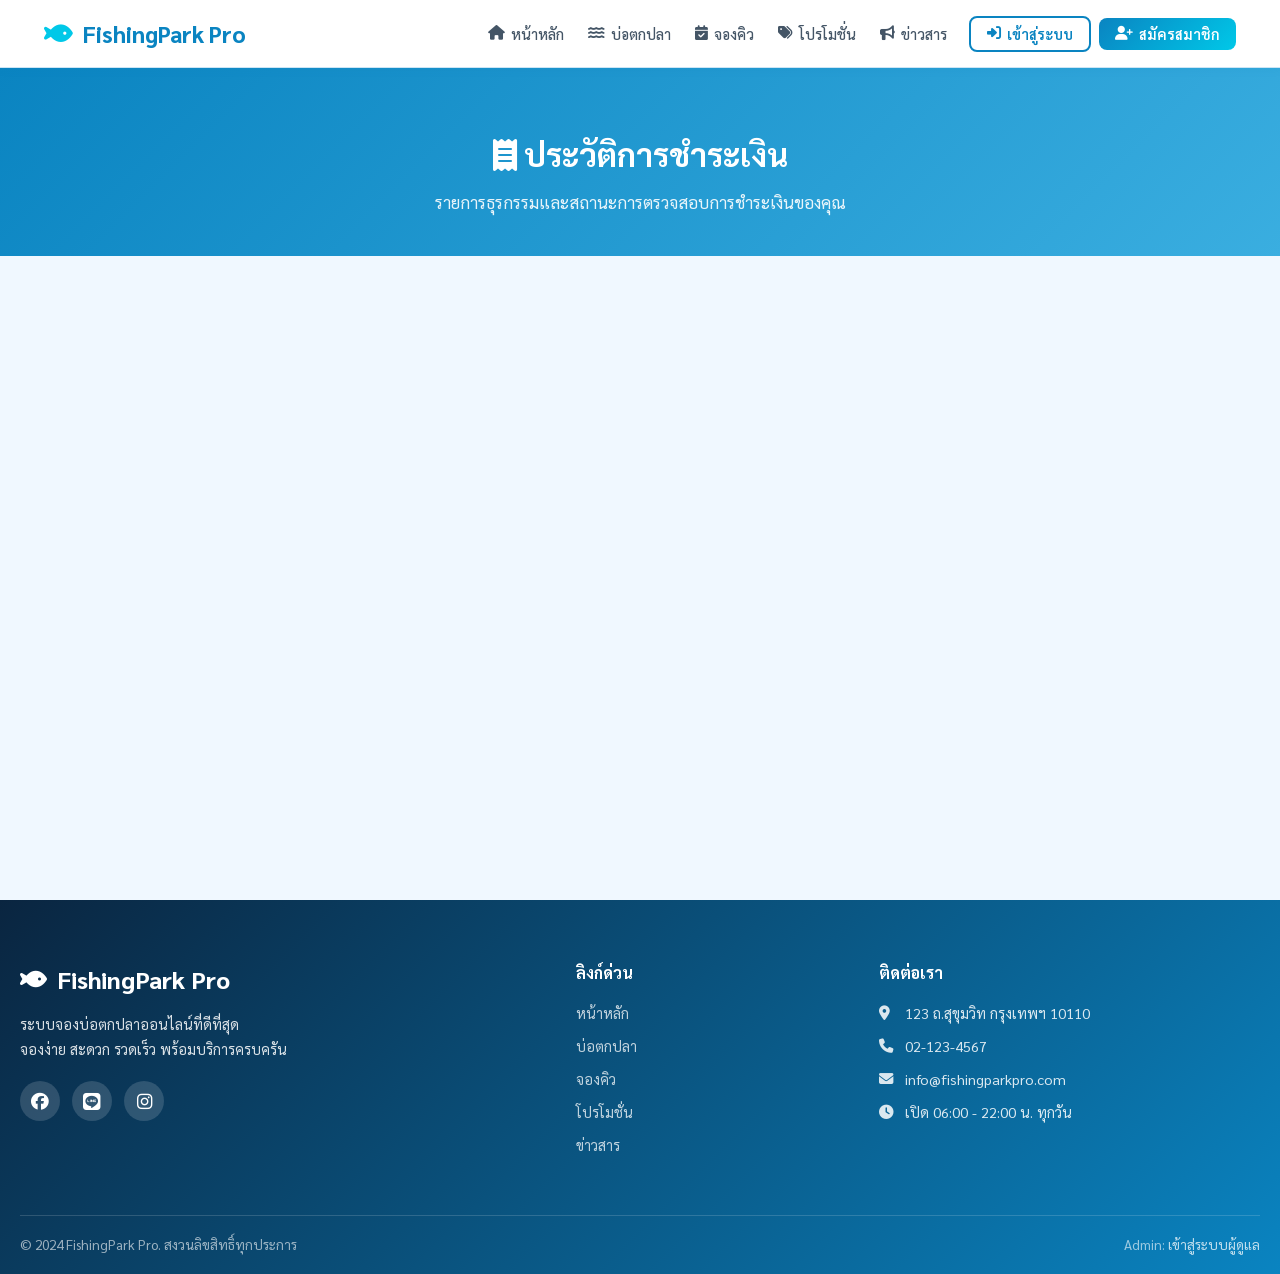
<file: my-payment.html>
<!DOCTYPE html>
<html lang="th">
<head>
  <meta charset="UTF-8">
  <meta name="viewport" content="width=device-width, initial-scale=1.0">
  <meta name="description" content="ประวัติการชำระเงิน FishingPark Pro - ดูรายการชำระเงินและสถานะใบเสร็จ">
  <title>ประวัติการชำระเงิน | FishingPark Pro</title>
  <link rel="preconnect" href="https://fonts.googleapis.com">
  <link rel="preconnect" href="https://fonts.gstatic.com" crossorigin>
  <link href="https://fonts.googleapis.com/css2?family=Sarabun:wght@300;400;500;600;700;800&family=Prompt:wght@300;400;500;600;700&display=swap" rel="stylesheet">
  <link rel="stylesheet" href="css/style.css">
  <link rel="stylesheet" href="https://cdnjs.cloudflare.com/ajax/libs/font-awesome/6.5.0/css/all.min.css">
</head>
<body>

<!-- ===== TOAST NOTIFICATION ===== -->
<div id="toast-container"></div>

<!-- ===== MODAL OVERLAY ===== -->
<div id="modal-overlay" class="modal-overlay hidden"></div>

<!-- ===== LOADING SPINNER ===== -->
<div id="loading-spinner" class="loading-spinner hidden">
  <div class="spinner"></div>
</div>

<!-- ===== NAVBAR ===== -->
<nav class="navbar" id="navbar">
  <div class="nav-container">
    <a href="index.html" class="nav-logo">
      <i class="fas fa-fish"></i>
      <span>FishingPark Pro</span>
    </a>
    <div class="nav-menu" id="nav-menu">
      <a href="index.html" class="nav-link" id="nav-home">
        <i class="fas fa-home"></i> หน้าหลัก
      </a>
      <a href="ponds.html" class="nav-link" id="nav-ponds">
        <i class="fas fa-water"></i> บ่อตกปลา
      </a>
      <a href="booking.html" class="nav-link" id="nav-booking">
        <i class="fas fa-calendar-check"></i> จองคิว
      </a>
      <a href="promotions.html" class="nav-link" id="nav-promo">
        <i class="fas fa-tags"></i> โปรโมชั่น
      </a>
      <a href="news.html" class="nav-link" id="nav-news">
        <i class="fas fa-bullhorn"></i> ข่าวสาร
      </a>
      <div class="nav-user-area" id="nav-guest">
        <button class="btn-nav-login" onclick="showModal('login-modal')">
          <i class="fas fa-sign-in-alt"></i> เข้าสู่ระบบ
        </button>
        <button class="btn-nav-register" onclick="showModal('register-modal')">
          <i class="fas fa-user-plus"></i> สมัครสมาชิก
        </button>
      </div>
      <div class="nav-user-area hidden" id="nav-logged">
        <a href="admin.html" class="btn btn-warning btn-sm hidden" id="nav-admin-btn" style="margin-right:4px;">
          <i class="fas fa-shield-alt"></i> แผง Admin
        </a>
        <div class="nav-profile-dropdown">
          <button class="btn-profile" onclick="toggleDropdown('profile-dropdown')">
            <div class="avatar-sm" id="nav-avatar-text">U</div>
            <span id="nav-username">ผู้ใช้</span>
            <i class="fas fa-chevron-down"></i>
          </button>
          <div class="dropdown-menu hidden" id="profile-dropdown">
            <a href="profile.html"><i class="fas fa-user"></i> โปรไฟล์</a>
            <a href="my-bookings.html"><i class="fas fa-history"></i> ประวัติการจอง</a>
            <a href="my-payment.html"><i class="fas fa-receipt"></i> ประวัติการชำระ</a>
            <div class="dropdown-divider"></div>
            <a href="javascript:void(0)" onclick="logout()" class="text-danger"><i class="fas fa-sign-out-alt"></i> ออกจากระบบ</a>
          </div>
        </div>
      </div>
    </div>
    <button class="nav-toggle" onclick="toggleNav()">
      <i class="fas fa-bars"></i>
    </button>
  </div>
</nav>

<!-- ===== MAIN CONTENT ===== -->
<div class="main-wrapper" id="main-wrapper">

  <div class="page active" id="page-my-payment">
    <div class="page-banner">
      <h1><i class="fas fa-receipt"></i> ประวัติการชำระเงิน</h1>
      <p>รายการธุรกรรมและสถานะการตรวจสอบการชำระเงินของคุณ</p>
    </div>
    <div class="container section">
      <div id="my-payment-list"></div>
    </div>
  </div>

</div>

<!-- ===== FOOTER ===== -->
<footer class="footer" id="footer">
  <div class="footer-content">
    <div class="footer-brand">
      <div class="footer-logo"><i class="fas fa-fish"></i> FishingPark Pro</div>
      <p>ระบบจองบ่อตกปลาออนไลน์ที่ดีที่สุด<br>จองง่าย สะดวก รวดเร็ว พร้อมบริการครบครัน</p>
      <div class="footer-social">
        <a href="#" aria-label="Facebook"><i class="fab fa-facebook"></i></a>
        <a href="#" aria-label="Line"><i class="fab fa-line"></i></a>
        <a href="#" aria-label="Instagram"><i class="fab fa-instagram"></i></a>
      </div>
    </div>
    <div class="footer-links">
      <h4>ลิงก์ด่วน</h4>
      <a href="index.html">หน้าหลัก</a>
      <a href="ponds.html">บ่อตกปลา</a>
      <a href="booking.html">จองคิว</a>
      <a href="promotions.html">โปรโมชั่น</a>
      <a href="news.html">ข่าวสาร</a>
    </div>
    <div class="footer-contact">
      <h4>ติดต่อเรา</h4>
      <p><i class="fas fa-map-marker-alt"></i> 123 ถ.สุขุมวิท กรุงเทพฯ 10110</p>
      <p><i class="fas fa-phone"></i> 02-123-4567</p>
      <p><i class="fas fa-envelope"></i> info@fishingparkpro.com</p>
      <p><i class="fas fa-clock"></i> เปิด 06:00 - 22:00 น. ทุกวัน</p>
    </div>
  </div>
  <div class="footer-bottom">
    <p>&copy; 2024 FishingPark Pro. สงวนลิขสิทธิ์ทุกประการ</p>
    <p>Admin: <a href="#" onclick="showAdminLoginModal()">เข้าสู่ระบบผู้ดูแล</a></p>
  </div>
</footer>

<!-- ========== MODALS ========== -->
<div class="modal hidden" id="login-modal">
  <div class="modal-box">
    <div class="modal-header">
      <h3><i class="fas fa-sign-in-alt"></i> เข้าสู่ระบบ</h3>
      <button class="modal-close" onclick="closeModal('login-modal')"><i class="fas fa-times"></i></button>
    </div>
    <div class="modal-body">
      <form onsubmit="login(event)">
        <div class="form-group">
          <label class="form-label">อีเมล</label>
          <input type="email" class="form-control" id="login-email" placeholder="email@example.com" required>
        </div>
        <div class="form-group">
          <label class="form-label">รหัสผ่าน</label>
          <div class="input-with-icon">
            <input type="password" class="form-control" id="login-password" placeholder="รหัสผ่าน" required>
            <button type="button" class="toggle-password" onclick="togglePassword('login-password')"><i class="fas fa-eye"></i></button>
          </div>
        </div>
        <button type="submit" class="btn btn-primary btn-block"><i class="fas fa-sign-in-alt"></i> เข้าสู่ระบบ</button>
      </form>
      <div class="modal-footer-links">
        <p>ยังไม่มีบัญชี? <a href="#" onclick="switchModal('login-modal','register-modal')">สมัครสมาชิก</a></p>
      </div>
    </div>
  </div>
</div>

<div class="modal hidden" id="register-modal">
  <div class="modal-box modal-lg">
    <div class="modal-header">
      <h3><i class="fas fa-user-plus"></i> สมัครสมาชิก</h3>
      <button class="modal-close" onclick="closeModal('register-modal')"><i class="fas fa-times"></i></button>
    </div>
    <div class="modal-body">
      <form onsubmit="register(event)">
        <div class="form-grid">
          <div class="form-group">
            <label class="form-label">ชื่อ *</label>
            <input type="text" class="form-control" id="reg-firstname" placeholder="ชื่อ" required>
          </div>
          <div class="form-group">
            <label class="form-label">นามสกุล *</label>
            <input type="text" class="form-control" id="reg-lastname" placeholder="นามสกุล" required>
          </div>
          <div class="form-group">
            <label class="form-label">อีเมล *</label>
            <input type="email" class="form-control" id="reg-email" placeholder="email@example.com" required>
          </div>
          <div class="form-group">
            <label class="form-label">เบอร์โทรศัพท์ *</label>
            <input type="tel" class="form-control" id="reg-phone" placeholder="0XX-XXX-XXXX" required>
          </div>
          <div class="form-group">
            <label class="form-label">รหัสผ่าน * (อย่างน้อย 6 ตัว)</label>
            <div class="input-with-icon">
              <input type="password" class="form-control" id="reg-password" placeholder="รหัสผ่าน" required>
              <button type="button" class="toggle-password" onclick="togglePassword('reg-password')"><i class="fas fa-eye"></i></button>
            </div>
          </div>
          <div class="form-group">
            <label class="form-label">ยืนยันรหัสผ่าน *</label>
            <div class="input-with-icon">
              <input type="password" class="form-control" id="reg-confirm-password" placeholder="ยืนยันรหัสผ่าน" required>
              <button type="button" class="toggle-password" onclick="togglePassword('reg-confirm-password')"><i class="fas fa-eye"></i></button>
            </div>
          </div>
          <div class="form-group form-full">
            <label class="form-label">ที่อยู่</label>
            <textarea class="form-control" id="reg-address" rows="2" placeholder="ที่อยู่ของคุณ..."></textarea>
          </div>
        </div>
        <button type="submit" class="btn btn-primary btn-block"><i class="fas fa-user-plus"></i> สมัครสมาชิก</button>
      </form>
      <div class="modal-footer-links">
        <p>มีบัญชีอยู่แล้ว? <a href="#" onclick="switchModal('register-modal','login-modal')">เข้าสู่ระบบ</a></p>
      </div>
    </div>
  </div>
</div>

<div class="modal hidden" id="admin-login-modal">
  <div class="modal-box modal-sm">
    <div class="modal-header">
      <h3><i class="fas fa-shield-alt"></i> ผู้ดูแลระบบ</h3>
      <button class="modal-close" onclick="closeModal('admin-login-modal')"><i class="fas fa-times"></i></button>
    </div>
    <div class="modal-body">
      <form onsubmit="adminLogin(event)">
        <div class="form-group">
          <label class="form-label">ชื่อผู้ใช้</label>
          <input type="text" class="form-control" id="admin-username" placeholder="admin" required>
        </div>
        <div class="form-group">
          <label class="form-label">รหัสผ่าน</label>
          <input type="password" class="form-control" id="admin-password" placeholder="••••••••" required>
        </div>
        <button type="submit" class="btn btn-warning btn-block"><i class="fas fa-sign-in-alt"></i> เข้าสู่ระบบ Admin</button>
      </form>
      <div class="modal-footer-links">
        <small class="text-muted">Demo: admin / admin1234</small>
      </div>
    </div>
  </div>
</div>

<!-- Payment Detail Modal -->
<div class="modal hidden" id="payment-info-modal">
  <div class="modal-box">
    <div class="modal-header">
      <h3><i class="fas fa-credit-card"></i> ข้อมูลการชำระเงิน</h3>
      <button class="modal-close" onclick="closeModal('payment-info-modal')"><i class="fas fa-times"></i></button>
    </div>
    <div class="modal-body" id="payment-info-content"></div>
  </div>
</div>

<script src="js/data.js"></script>
<script src="js/app.js"></script>
</body>
</html>
</file>
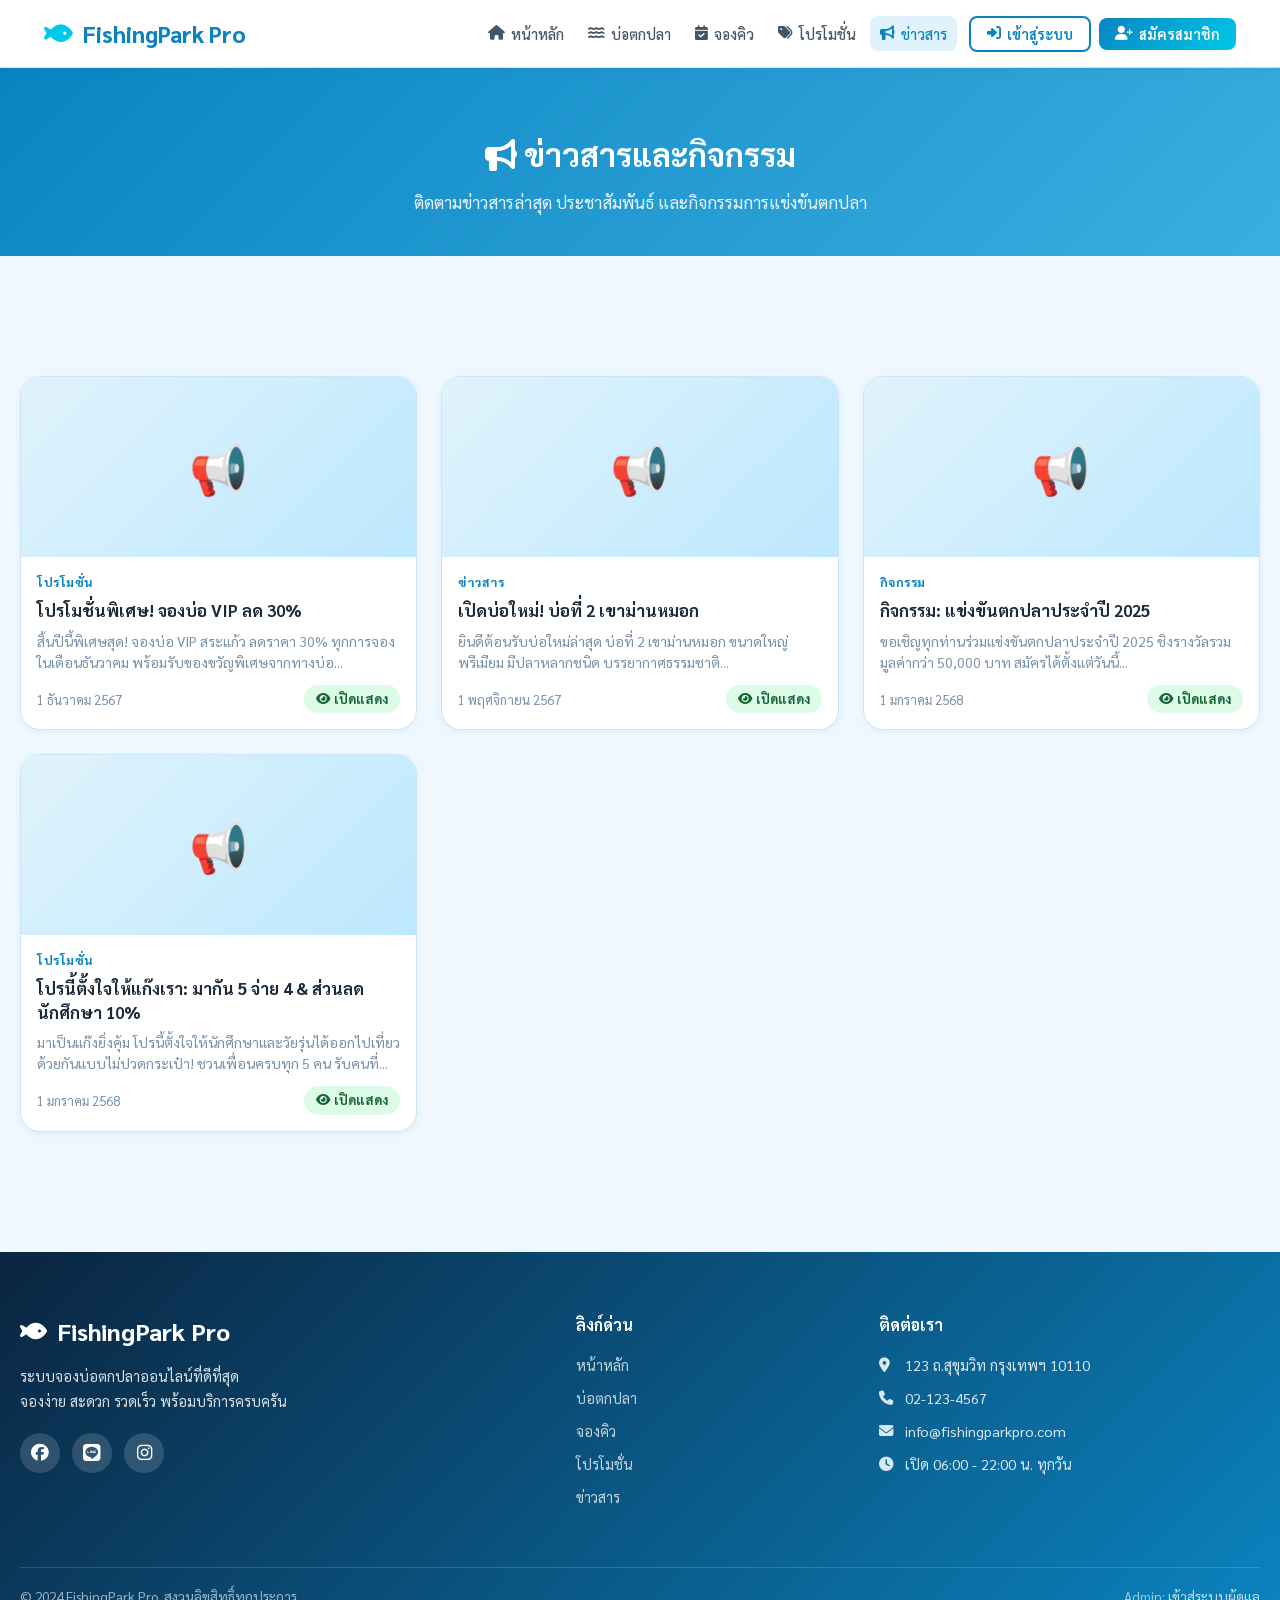
<file: news.html>
<!DOCTYPE html>
<html lang="th">
<head>
  <meta charset="UTF-8">
  <meta name="viewport" content="width=device-width, initial-scale=1.0">
  <meta name="description" content="ข่าวสารและกิจกรรม FishingPark Pro - อัปเดตข่าวสาร โปรโมชั่น และกิจกรรมแข่งขันตกปลาประจำปี">
  <title>ข่าวสารและกิจกรรม | FishingPark Pro</title>
  <link rel="preconnect" href="https://fonts.googleapis.com">
  <link rel="preconnect" href="https://fonts.gstatic.com" crossorigin>
  <link href="https://fonts.googleapis.com/css2?family=Sarabun:wght@300;400;500;600;700;800&family=Prompt:wght@300;400;500;600;700&display=swap" rel="stylesheet">
  <link rel="stylesheet" href="css/style.css">
  <link rel="stylesheet" href="https://cdnjs.cloudflare.com/ajax/libs/font-awesome/6.5.0/css/all.min.css">
</head>
<body>

<!-- ===== TOAST NOTIFICATION ===== -->
<div id="toast-container"></div>

<!-- ===== MODAL OVERLAY ===== -->
<div id="modal-overlay" class="modal-overlay hidden"></div>

<!-- ===== LOADING SPINNER ===== -->
<div id="loading-spinner" class="loading-spinner hidden">
  <div class="spinner"></div>
</div>

<!-- ===== NAVBAR ===== -->
<nav class="navbar" id="navbar">
  <div class="nav-container">
    <a href="index.html" class="nav-logo">
      <i class="fas fa-fish"></i>
      <span>FishingPark Pro</span>
    </a>
    <div class="nav-menu" id="nav-menu">
      <a href="index.html" class="nav-link" id="nav-home">
        <i class="fas fa-home"></i> หน้าหลัก
      </a>
      <a href="ponds.html" class="nav-link" id="nav-ponds">
        <i class="fas fa-water"></i> บ่อตกปลา
      </a>
      <a href="booking.html" class="nav-link" id="nav-booking">
        <i class="fas fa-calendar-check"></i> จองคิว
      </a>
      <a href="promotions.html" class="nav-link" id="nav-promo">
        <i class="fas fa-tags"></i> โปรโมชั่น
      </a>
      <a href="news.html" class="nav-link active" id="nav-news">
        <i class="fas fa-bullhorn"></i> ข่าวสาร
      </a>
      <div class="nav-user-area" id="nav-guest">
        <button class="btn-nav-login" onclick="showModal('login-modal')">
          <i class="fas fa-sign-in-alt"></i> เข้าสู่ระบบ
        </button>
        <button class="btn-nav-register" onclick="showModal('register-modal')">
          <i class="fas fa-user-plus"></i> สมัครสมาชิก
        </button>
      </div>
      <div class="nav-user-area hidden" id="nav-logged">
        <a href="admin.html" class="btn btn-warning btn-sm hidden" id="nav-admin-btn" style="margin-right:4px;">
          <i class="fas fa-shield-alt"></i> แผง Admin
        </a>
        <div class="nav-profile-dropdown">
          <button class="btn-profile" onclick="toggleDropdown('profile-dropdown')">
            <div class="avatar-sm" id="nav-avatar-text">U</div>
            <span id="nav-username">ผู้ใช้</span>
            <i class="fas fa-chevron-down"></i>
          </button>
          <div class="dropdown-menu hidden" id="profile-dropdown">
            <a href="profile.html"><i class="fas fa-user"></i> โปรไฟล์</a>
            <a href="my-bookings.html"><i class="fas fa-history"></i> ประวัติการจอง</a>
            <a href="my-payment.html"><i class="fas fa-receipt"></i> ประวัติการชำระ</a>
            <div class="dropdown-divider"></div>
            <a href="javascript:void(0)" onclick="logout()" class="text-danger"><i class="fas fa-sign-out-alt"></i> ออกจากระบบ</a>
          </div>
        </div>
      </div>
    </div>
    <button class="nav-toggle" onclick="toggleNav()">
      <i class="fas fa-bars"></i>
    </button>
  </div>
</nav>

<!-- ===== MAIN CONTENT ===== -->
<div class="main-wrapper" id="main-wrapper">

  <div class="page-banner">
    <h1><i class="fas fa-bullhorn"></i> ข่าวสารและกิจกรรม</h1>
    <p>ติดตามข่าวสารล่าสุด ประชาสัมพันธ์ และกิจกรรมการแข่งขันตกปลา</p>
  </div>

  <div class="container section">
    <div class="news-grid-full" id="news-grid-full"></div>
  </div>

</div>

<!-- ===== FOOTER ===== -->
<footer class="footer" id="footer">
  <div class="footer-content">
    <div class="footer-brand">
      <div class="footer-logo"><i class="fas fa-fish"></i> FishingPark Pro</div>
      <p>ระบบจองบ่อตกปลาออนไลน์ที่ดีที่สุด<br>จองง่าย สะดวก รวดเร็ว พร้อมบริการครบครัน</p>
      <div class="footer-social">
        <a href="#" aria-label="Facebook"><i class="fab fa-facebook"></i></a>
        <a href="#" aria-label="Line"><i class="fab fa-line"></i></a>
        <a href="#" aria-label="Instagram"><i class="fab fa-instagram"></i></a>
      </div>
    </div>
    <div class="footer-links">
      <h4>ลิงก์ด่วน</h4>
      <a href="index.html">หน้าหลัก</a>
      <a href="ponds.html">บ่อตกปลา</a>
      <a href="booking.html">จองคิว</a>
      <a href="promotions.html">โปรโมชั่น</a>
      <a href="news.html">ข่าวสาร</a>
    </div>
    <div class="footer-contact">
      <h4>ติดต่อเรา</h4>
      <p><i class="fas fa-map-marker-alt"></i> 123 ถ.สุขุมวิท กรุงเทพฯ 10110</p>
      <p><i class="fas fa-phone"></i> 02-123-4567</p>
      <p><i class="fas fa-envelope"></i> info@fishingparkpro.com</p>
      <p><i class="fas fa-clock"></i> เปิด 06:00 - 22:00 น. ทุกวัน</p>
    </div>
  </div>
  <div class="footer-bottom">
    <p>&copy; 2024 FishingPark Pro. สงวนลิขสิทธิ์ทุกประการ</p>
    <p>Admin: <a href="#" onclick="showAdminLoginModal()">เข้าสู่ระบบผู้ดูแล</a></p>
  </div>
</footer>

<!-- ========== MODALS ========== -->
<div class="modal hidden" id="login-modal">
  <div class="modal-box">
    <div class="modal-header">
      <h3><i class="fas fa-sign-in-alt"></i> เข้าสู่ระบบ</h3>
      <button class="modal-close" onclick="closeModal('login-modal')"><i class="fas fa-times"></i></button>
    </div>
    <div class="modal-body">
      <form onsubmit="login(event)">
        <div class="form-group">
          <label class="form-label">อีเมล</label>
          <input type="email" class="form-control" id="login-email" placeholder="email@example.com" required>
        </div>
        <div class="form-group">
          <label class="form-label">รหัสผ่าน</label>
          <div class="input-with-icon">
            <input type="password" class="form-control" id="login-password" placeholder="รหัสผ่าน" required>
            <button type="button" class="toggle-password" onclick="togglePassword('login-password')"><i class="fas fa-eye"></i></button>
          </div>
        </div>
        <button type="submit" class="btn btn-primary btn-block"><i class="fas fa-sign-in-alt"></i> เข้าสู่ระบบ</button>
      </form>
      <div class="modal-footer-links">
        <p>ยังไม่มีบัญชี? <a href="#" onclick="switchModal('login-modal','register-modal')">สมัครสมาชิก</a></p>
      </div>
    </div>
  </div>
</div>

<div class="modal hidden" id="register-modal">
  <div class="modal-box modal-lg">
    <div class="modal-header">
      <h3><i class="fas fa-user-plus"></i> สมัครสมาชิก</h3>
      <button class="modal-close" onclick="closeModal('register-modal')"><i class="fas fa-times"></i></button>
    </div>
    <div class="modal-body">
      <form onsubmit="register(event)">
        <div class="form-grid">
          <div class="form-group">
            <label class="form-label">ชื่อ *</label>
            <input type="text" class="form-control" id="reg-firstname" placeholder="ชื่อ" required>
          </div>
          <div class="form-group">
            <label class="form-label">นามสกุล *</label>
            <input type="text" class="form-control" id="reg-lastname" placeholder="นามสกุล" required>
          </div>
          <div class="form-group">
            <label class="form-label">อีเมล *</label>
            <input type="email" class="form-control" id="reg-email" placeholder="email@example.com" required>
          </div>
          <div class="form-group">
            <label class="form-label">เบอร์โทรศัพท์ *</label>
            <input type="tel" class="form-control" id="reg-phone" placeholder="0XX-XXX-XXXX" required>
          </div>
          <div class="form-group">
            <label class="form-label">รหัสผ่าน * (อย่างน้อย 6 ตัว)</label>
            <div class="input-with-icon">
              <input type="password" class="form-control" id="reg-password" placeholder="รหัสผ่าน" required>
              <button type="button" class="toggle-password" onclick="togglePassword('reg-password')"><i class="fas fa-eye"></i></button>
            </div>
          </div>
          <div class="form-group">
            <label class="form-label">ยืนยันรหัสผ่าน *</label>
            <div class="input-with-icon">
              <input type="password" class="form-control" id="reg-confirm-password" placeholder="ยืนยันรหัสผ่าน" required>
              <button type="button" class="toggle-password" onclick="togglePassword('reg-confirm-password')"><i class="fas fa-eye"></i></button>
            </div>
          </div>
          <div class="form-group form-full">
            <label class="form-label">ที่อยู่</label>
            <textarea class="form-control" id="reg-address" rows="2" placeholder="ที่อยู่ของคุณ..."></textarea>
          </div>
        </div>
        <button type="submit" class="btn btn-primary btn-block"><i class="fas fa-user-plus"></i> สมัครสมาชิก</button>
      </form>
      <div class="modal-footer-links">
        <p>มีบัญชีอยู่แล้ว? <a href="#" onclick="switchModal('register-modal','login-modal')">เข้าสู่ระบบ</a></p>
      </div>
    </div>
  </div>
</div>

<div class="modal hidden" id="admin-login-modal">
  <div class="modal-box modal-sm">
    <div class="modal-header">
      <h3><i class="fas fa-shield-alt"></i> ผู้ดูแลระบบ</h3>
      <button class="modal-close" onclick="closeModal('admin-login-modal')"><i class="fas fa-times"></i></button>
    </div>
    <div class="modal-body">
      <form onsubmit="adminLogin(event)">
        <div class="form-group">
          <label class="form-label">ชื่อผู้ใช้</label>
          <input type="text" class="form-control" id="admin-username" placeholder="admin" required>
        </div>
        <div class="form-group">
          <label class="form-label">รหัสผ่าน</label>
          <input type="password" class="form-control" id="admin-password" placeholder="••••••••" required>
        </div>
        <button type="submit" class="btn btn-warning btn-block"><i class="fas fa-sign-in-alt"></i> เข้าสู่ระบบ Admin</button>
      </form>
      <div class="modal-footer-links">
        <small class="text-muted">Demo: admin / admin1234</small>
      </div>
    </div>
  </div>
</div>

<script src="js/data.js"></script>
<script src="js/app.js"></script>
</body>
</html>
</file>
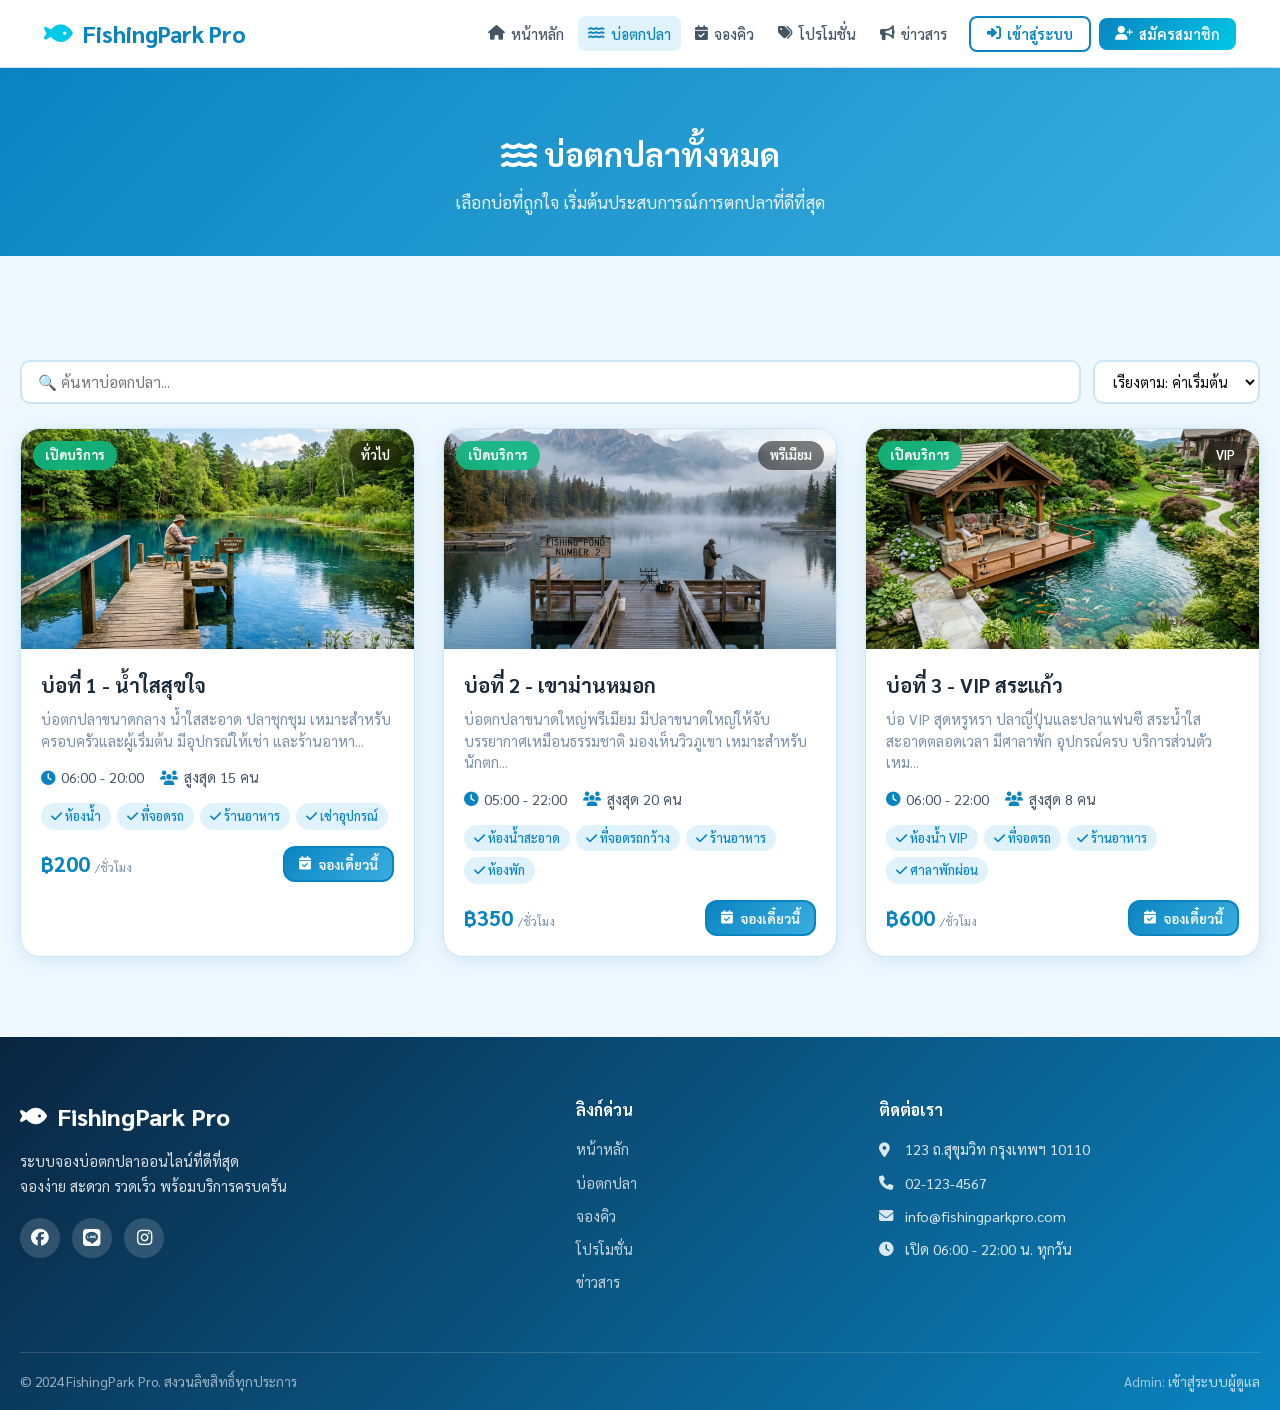
<file: ponds.html>
<!DOCTYPE html>
<html lang="th">
<head>
  <meta charset="UTF-8">
  <meta name="viewport" content="width=device-width, initial-scale=1.0">
  <meta name="description" content="บ่อตกปลาทั้งหมด FishingPark Pro - บ่อน้ำใสสุขใจ บ่อเขาม่านหมอก บ่อ VIP สระแก้ว จองง่าย สะดวก รวดเร็ว">
  <title>บ่อตกปลาทั้งหมด | FishingPark Pro</title>
  <link rel="preconnect" href="https://fonts.googleapis.com">
  <link rel="preconnect" href="https://fonts.gstatic.com" crossorigin>
  <link href="https://fonts.googleapis.com/css2?family=Sarabun:wght@300;400;500;600;700;800&family=Prompt:wght@300;400;500;600;700&display=swap" rel="stylesheet">
  <link rel="stylesheet" href="css/style.css">
  <link rel="stylesheet" href="https://cdnjs.cloudflare.com/ajax/libs/font-awesome/6.5.0/css/all.min.css">
</head>
<body>

<!-- ===== TOAST NOTIFICATION ===== -->
<div id="toast-container"></div>

<!-- ===== MODAL OVERLAY ===== -->
<div id="modal-overlay" class="modal-overlay hidden"></div>

<!-- ===== LOADING SPINNER ===== -->
<div id="loading-spinner" class="loading-spinner hidden">
  <div class="spinner"></div>
</div>

<!-- ===== NAVBAR ===== -->
<nav class="navbar" id="navbar">
  <div class="nav-container">
    <a href="index.html" class="nav-logo">
      <i class="fas fa-fish"></i>
      <span>FishingPark Pro</span>
    </a>
    <div class="nav-menu" id="nav-menu">
      <a href="index.html" class="nav-link" id="nav-home">
        <i class="fas fa-home"></i> หน้าหลัก
      </a>
      <a href="ponds.html" class="nav-link active" id="nav-ponds">
        <i class="fas fa-water"></i> บ่อตกปลา
      </a>
      <a href="booking.html" class="nav-link" id="nav-booking">
        <i class="fas fa-calendar-check"></i> จองคิว
      </a>
      <a href="promotions.html" class="nav-link" id="nav-promo">
        <i class="fas fa-tags"></i> โปรโมชั่น
      </a>
      <a href="news.html" class="nav-link" id="nav-news">
        <i class="fas fa-bullhorn"></i> ข่าวสาร
      </a>
      <div class="nav-user-area" id="nav-guest">
        <button class="btn-nav-login" onclick="showModal('login-modal')">
          <i class="fas fa-sign-in-alt"></i> เข้าสู่ระบบ
        </button>
        <button class="btn-nav-register" onclick="showModal('register-modal')">
          <i class="fas fa-user-plus"></i> สมัครสมาชิก
        </button>
      </div>
      <div class="nav-user-area hidden" id="nav-logged">
        <a href="admin.html" class="btn btn-warning btn-sm hidden" id="nav-admin-btn" style="margin-right:4px;">
          <i class="fas fa-shield-alt"></i> แผง Admin
        </a>
        <div class="nav-profile-dropdown">
          <button class="btn-profile" onclick="toggleDropdown('profile-dropdown')">
            <div class="avatar-sm" id="nav-avatar-text">U</div>
            <span id="nav-username">ผู้ใช้</span>
            <i class="fas fa-chevron-down"></i>
          </button>
          <div class="dropdown-menu hidden" id="profile-dropdown">
            <a href="profile.html"><i class="fas fa-user"></i> โปรไฟล์</a>
            <a href="my-bookings.html"><i class="fas fa-history"></i> ประวัติการจอง</a>
            <a href="my-payment.html"><i class="fas fa-receipt"></i> ประวัติการชำระ</a>
            <div class="dropdown-divider"></div>
            <a href="javascript:void(0)" onclick="logout()" class="text-danger"><i class="fas fa-sign-out-alt"></i> ออกจากระบบ</a>
          </div>
        </div>
      </div>
    </div>
    <button class="nav-toggle" onclick="toggleNav()">
      <i class="fas fa-bars"></i>
    </button>
  </div>
</nav>

<!-- ===== MAIN CONTENT ===== -->
<div class="main-wrapper" id="main-wrapper">

  <!-- ===== PONDS LIST PAGE ===== -->
  <div class="page active" id="page-ponds">
    <div class="page-banner">
      <h1><i class="fas fa-water"></i> บ่อตกปลาทั้งหมด</h1>
      <p>เลือกบ่อที่ถูกใจ เริ่มต้นประสบการณ์การตกปลาที่ดีที่สุด</p>
    </div>
    <div class="container section">
      <div class="pond-filter-bar">
        <input type="text" class="search-input" id="pond-search" placeholder="🔍 ค้นหาบ่อตกปลา..." oninput="filterPonds()">
        <select class="filter-select" id="pond-filter-sort" onchange="filterPonds()">
          <option value="">เรียงตาม: ค่าเริ่มต้น</option>
          <option value="price-asc">ราคา: ต่ำ-สูง</option>
          <option value="price-desc">ราคา: สูง-ต่ำ</option>
          <option value="name">ชื่อ: ก-ฮ</option>
        </select>
      </div>
      <div class="pond-grid" id="ponds-grid"></div>
    </div>
  </div>

  <!-- ===== POND DETAIL PAGE ===== -->
  <div class="page hidden" id="page-pond-detail">
    <div class="container" style="padding-top:20px;">
      <button class="btn btn-outline-secondary btn-sm" onclick="showPage('ponds')" style="margin-bottom:16px;">
        <i class="fas fa-arrow-left"></i> กลับหน้ารวมบ่อตกปลา
      </button>
    </div>
    <div id="pond-detail-content"></div>
  </div>

</div>

<!-- ===== FOOTER ===== -->
<footer class="footer" id="footer">
  <div class="footer-content">
    <div class="footer-brand">
      <div class="footer-logo"><i class="fas fa-fish"></i> FishingPark Pro</div>
      <p>ระบบจองบ่อตกปลาออนไลน์ที่ดีที่สุด<br>จองง่าย สะดวก รวดเร็ว พร้อมบริการครบครัน</p>
      <div class="footer-social">
        <a href="#" aria-label="Facebook"><i class="fab fa-facebook"></i></a>
        <a href="#" aria-label="Line"><i class="fab fa-line"></i></a>
        <a href="#" aria-label="Instagram"><i class="fab fa-instagram"></i></a>
      </div>
    </div>
    <div class="footer-links">
      <h4>ลิงก์ด่วน</h4>
      <a href="index.html">หน้าหลัก</a>
      <a href="ponds.html">บ่อตกปลา</a>
      <a href="booking.html">จองคิว</a>
      <a href="promotions.html">โปรโมชั่น</a>
      <a href="news.html">ข่าวสาร</a>
    </div>
    <div class="footer-contact">
      <h4>ติดต่อเรา</h4>
      <p><i class="fas fa-map-marker-alt"></i> 123 ถ.สุขุมวิท กรุงเทพฯ 10110</p>
      <p><i class="fas fa-phone"></i> 02-123-4567</p>
      <p><i class="fas fa-envelope"></i> info@fishingparkpro.com</p>
      <p><i class="fas fa-clock"></i> เปิด 06:00 - 22:00 น. ทุกวัน</p>
    </div>
  </div>
  <div class="footer-bottom">
    <p>&copy; 2024 FishingPark Pro. สงวนลิขสิทธิ์ทุกประการ</p>
    <p>Admin: <a href="#" onclick="showAdminLoginModal()">เข้าสู่ระบบผู้ดูแล</a></p>
  </div>
</footer>

<!-- ========== MODALS ========== -->
<div class="modal hidden" id="login-modal">
  <div class="modal-box">
    <div class="modal-header">
      <h3><i class="fas fa-sign-in-alt"></i> เข้าสู่ระบบ</h3>
      <button class="modal-close" onclick="closeModal('login-modal')"><i class="fas fa-times"></i></button>
    </div>
    <div class="modal-body">
      <form onsubmit="login(event)">
        <div class="form-group">
          <label class="form-label">อีเมล</label>
          <input type="email" class="form-control" id="login-email" placeholder="email@example.com" required>
        </div>
        <div class="form-group">
          <label class="form-label">รหัสผ่าน</label>
          <div class="input-with-icon">
            <input type="password" class="form-control" id="login-password" placeholder="รหัสผ่าน" required>
            <button type="button" class="toggle-password" onclick="togglePassword('login-password')"><i class="fas fa-eye"></i></button>
          </div>
        </div>
        <button type="submit" class="btn btn-primary btn-block"><i class="fas fa-sign-in-alt"></i> เข้าสู่ระบบ</button>
      </form>
      <div class="modal-footer-links">
        <p>ยังไม่มีบัญชี? <a href="#" onclick="switchModal('login-modal','register-modal')">สมัครสมาชิก</a></p>
      </div>
    </div>
  </div>
</div>

<div class="modal hidden" id="register-modal">
  <div class="modal-box modal-lg">
    <div class="modal-header">
      <h3><i class="fas fa-user-plus"></i> สมัครสมาชิก</h3>
      <button class="modal-close" onclick="closeModal('register-modal')"><i class="fas fa-times"></i></button>
    </div>
    <div class="modal-body">
      <form onsubmit="register(event)">
        <div class="form-grid">
          <div class="form-group">
            <label class="form-label">ชื่อ *</label>
            <input type="text" class="form-control" id="reg-firstname" placeholder="ชื่อ" required>
          </div>
          <div class="form-group">
            <label class="form-label">นามสกุล *</label>
            <input type="text" class="form-control" id="reg-lastname" placeholder="นามสกุล" required>
          </div>
          <div class="form-group">
            <label class="form-label">อีเมล *</label>
            <input type="email" class="form-control" id="reg-email" placeholder="email@example.com" required>
          </div>
          <div class="form-group">
            <label class="form-label">เบอร์โทรศัพท์ *</label>
            <input type="tel" class="form-control" id="reg-phone" placeholder="0XX-XXX-XXXX" required>
          </div>
          <div class="form-group">
            <label class="form-label">รหัสผ่าน * (อย่างน้อย 6 ตัว)</label>
            <div class="input-with-icon">
              <input type="password" class="form-control" id="reg-password" placeholder="รหัสผ่าน" required>
              <button type="button" class="toggle-password" onclick="togglePassword('reg-password')"><i class="fas fa-eye"></i></button>
            </div>
          </div>
          <div class="form-group">
            <label class="form-label">ยืนยันรหัสผ่าน *</label>
            <div class="input-with-icon">
              <input type="password" class="form-control" id="reg-confirm-password" placeholder="ยืนยันรหัสผ่าน" required>
              <button type="button" class="toggle-password" onclick="togglePassword('reg-confirm-password')"><i class="fas fa-eye"></i></button>
            </div>
          </div>
          <div class="form-group form-full">
            <label class="form-label">ที่อยู่</label>
            <textarea class="form-control" id="reg-address" rows="2" placeholder="ที่อยู่ของคุณ..."></textarea>
          </div>
        </div>
        <button type="submit" class="btn btn-primary btn-block"><i class="fas fa-user-plus"></i> สมัครสมาชิก</button>
      </form>
      <div class="modal-footer-links">
        <p>มีบัญชีอยู่แล้ว? <a href="#" onclick="switchModal('register-modal','login-modal')">เข้าสู่ระบบ</a></p>
      </div>
    </div>
  </div>
</div>

<div class="modal hidden" id="admin-login-modal">
  <div class="modal-box modal-sm">
    <div class="modal-header">
      <h3><i class="fas fa-shield-alt"></i> ผู้ดูแลระบบ</h3>
      <button class="modal-close" onclick="closeModal('admin-login-modal')"><i class="fas fa-times"></i></button>
    </div>
    <div class="modal-body">
      <form onsubmit="adminLogin(event)">
        <div class="form-group">
          <label class="form-label">ชื่อผู้ใช้</label>
          <input type="text" class="form-control" id="admin-username" placeholder="admin" required>
        </div>
        <div class="form-group">
          <label class="form-label">รหัสผ่าน</label>
          <input type="password" class="form-control" id="admin-password" placeholder="••••••••" required>
        </div>
        <button type="submit" class="btn btn-warning btn-block"><i class="fas fa-sign-in-alt"></i> เข้าสู่ระบบ Admin</button>
      </form>
      <div class="modal-footer-links">
        <small class="text-muted">Demo: admin / admin1234</small>
      </div>
    </div>
  </div>
</div>

<script src="js/data.js"></script>
<script src="js/app.js"></script>
</body>
</html>
</file>
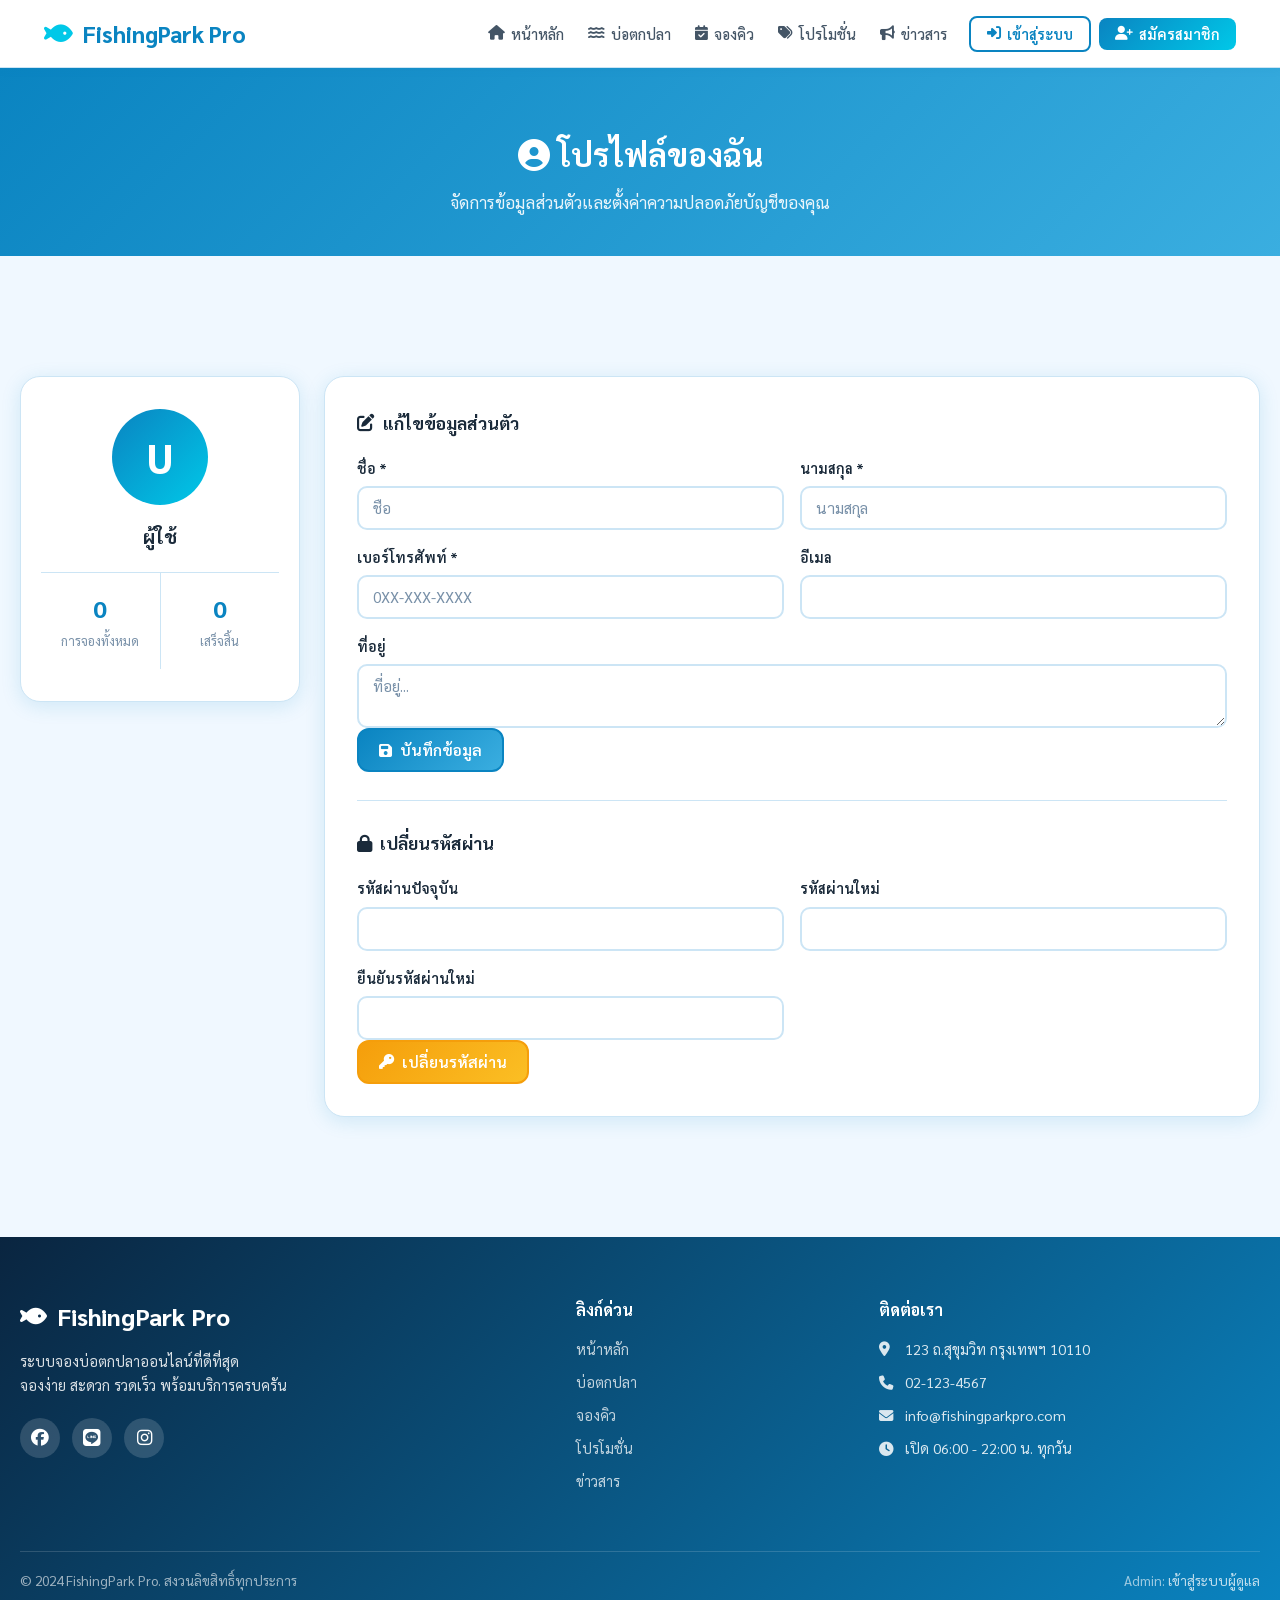
<file: profile.html>
<!DOCTYPE html>
<html lang="th">
<head>
  <meta charset="UTF-8">
  <meta name="viewport" content="width=device-width, initial-scale=1.0">
  <meta name="description" content="โปรไฟล์ผู้ใช้งาน FishingPark Pro - จัดการข้อมูลส่วนตัวและเปลี่ยนรหัสผ่าน">
  <title>โปรไฟล์ของฉัน | FishingPark Pro</title>
  <link rel="preconnect" href="https://fonts.googleapis.com">
  <link rel="preconnect" href="https://fonts.gstatic.com" crossorigin>
  <link href="https://fonts.googleapis.com/css2?family=Sarabun:wght@300;400;500;600;700;800&family=Prompt:wght@300;400;500;600;700&display=swap" rel="stylesheet">
  <link rel="stylesheet" href="css/style.css">
  <link rel="stylesheet" href="https://cdnjs.cloudflare.com/ajax/libs/font-awesome/6.5.0/css/all.min.css">
</head>
<body>

<!-- ===== TOAST NOTIFICATION ===== -->
<div id="toast-container"></div>

<!-- ===== MODAL OVERLAY ===== -->
<div id="modal-overlay" class="modal-overlay hidden"></div>

<!-- ===== LOADING SPINNER ===== -->
<div id="loading-spinner" class="loading-spinner hidden">
  <div class="spinner"></div>
</div>

<!-- ===== NAVBAR ===== -->
<nav class="navbar" id="navbar">
  <div class="nav-container">
    <a href="index.html" class="nav-logo">
      <i class="fas fa-fish"></i>
      <span>FishingPark Pro</span>
    </a>
    <div class="nav-menu" id="nav-menu">
      <a href="index.html" class="nav-link" id="nav-home">
        <i class="fas fa-home"></i> หน้าหลัก
      </a>
      <a href="ponds.html" class="nav-link" id="nav-ponds">
        <i class="fas fa-water"></i> บ่อตกปลา
      </a>
      <a href="booking.html" class="nav-link" id="nav-booking">
        <i class="fas fa-calendar-check"></i> จองคิว
      </a>
      <a href="promotions.html" class="nav-link" id="nav-promo">
        <i class="fas fa-tags"></i> โปรโมชั่น
      </a>
      <a href="news.html" class="nav-link" id="nav-news">
        <i class="fas fa-bullhorn"></i> ข่าวสาร
      </a>
      <div class="nav-user-area" id="nav-guest">
        <button class="btn-nav-login" onclick="showModal('login-modal')">
          <i class="fas fa-sign-in-alt"></i> เข้าสู่ระบบ
        </button>
        <button class="btn-nav-register" onclick="showModal('register-modal')">
          <i class="fas fa-user-plus"></i> สมัครสมาชิก
        </button>
      </div>
      <div class="nav-user-area hidden" id="nav-logged">
        <a href="admin.html" class="btn btn-warning btn-sm hidden" id="nav-admin-btn" style="margin-right:4px;">
          <i class="fas fa-shield-alt"></i> แผง Admin
        </a>
        <div class="nav-profile-dropdown">
          <button class="btn-profile" onclick="toggleDropdown('profile-dropdown')">
            <div class="avatar-sm" id="nav-avatar-text">U</div>
            <span id="nav-username">ผู้ใช้</span>
            <i class="fas fa-chevron-down"></i>
          </button>
          <div class="dropdown-menu hidden" id="profile-dropdown">
            <a href="profile.html"><i class="fas fa-user"></i> โปรไฟล์</a>
            <a href="my-bookings.html"><i class="fas fa-history"></i> ประวัติการจอง</a>
            <a href="my-payment.html"><i class="fas fa-receipt"></i> ประวัติการชำระ</a>
            <div class="dropdown-divider"></div>
            <a href="javascript:void(0)" onclick="logout()" class="text-danger"><i class="fas fa-sign-out-alt"></i> ออกจากระบบ</a>
          </div>
        </div>
      </div>
    </div>
    <button class="nav-toggle" onclick="toggleNav()">
      <i class="fas fa-bars"></i>
    </button>
  </div>
</nav>

<!-- ===== MAIN CONTENT ===== -->
<div class="main-wrapper" id="main-wrapper">

  <div class="page active" id="page-profile">
    <div class="page-banner">
      <h1><i class="fas fa-user-circle"></i> โปรไฟล์ของฉัน</h1>
      <p>จัดการข้อมูลส่วนตัวและตั้งค่าความปลอดภัยบัญชีของคุณ</p>
    </div>
    <div class="container section">
      <div class="profile-layout">
        <div class="profile-sidebar-card">
          <div class="profile-avatar-large" id="profile-avatar-large">U</div>
          <h3 id="profile-display-name">ผู้ใช้</h3>
          <p id="profile-display-email" class="text-muted"></p>
          <div class="profile-stats">
            <div class="profile-stat">
              <span id="profile-stat-bookings">0</span>
              <small>การจองทั้งหมด</small>
            </div>
            <div class="profile-stat">
              <span id="profile-stat-completed">0</span>
              <small>เสร็จสิ้น</small>
            </div>
          </div>
        </div>
        <div class="profile-edit-card">
          <h3><i class="fas fa-edit"></i> แก้ไขข้อมูลส่วนตัว</h3>
          <form onsubmit="updateProfile(event)">
            <div class="form-grid">
              <div class="form-group">
                <label class="form-label">ชื่อ *</label>
                <input type="text" class="form-control" id="profile-first-name" placeholder="ชื่อ">
              </div>
              <div class="form-group">
                <label class="form-label">นามสกุล *</label>
                <input type="text" class="form-control" id="profile-last-name" placeholder="นามสกุล">
              </div>
              <div class="form-group">
                <label class="form-label">เบอร์โทรศัพท์ *</label>
                <input type="tel" class="form-control" id="profile-phone" placeholder="0XX-XXX-XXXX">
              </div>
              <div class="form-group">
                <label class="form-label">อีเมล</label>
                <input type="email" class="form-control" id="profile-email" readonly>
              </div>
              <div class="form-group form-full">
                <label class="form-label">ที่อยู่</label>
                <textarea class="form-control" id="profile-address" rows="2" placeholder="ที่อยู่..."></textarea>
              </div>
            </div>
            <button type="submit" class="btn btn-primary"><i class="fas fa-save"></i> บันทึกข้อมูล</button>
          </form>
          <hr style="margin:28px 0;border:0;border-top:1px solid var(--border);">
          <h3><i class="fas fa-lock"></i> เปลี่ยนรหัสผ่าน</h3>
          <form onsubmit="changePassword(event)">
            <div class="form-grid">
              <div class="form-group">
                <label class="form-label">รหัสผ่านปัจจุบัน</label>
                <input type="password" class="form-control" id="curr-password">
              </div>
              <div class="form-group">
                <label class="form-label">รหัสผ่านใหม่</label>
                <input type="password" class="form-control" id="new-password">
              </div>
              <div class="form-group">
                <label class="form-label">ยืนยันรหัสผ่านใหม่</label>
                <input type="password" class="form-control" id="confirm-password">
              </div>
            </div>
            <button type="submit" class="btn btn-warning"><i class="fas fa-key"></i> เปลี่ยนรหัสผ่าน</button>
          </form>
        </div>
      </div>
    </div>
  </div>

</div>

<!-- ===== FOOTER ===== -->
<footer class="footer" id="footer">
  <div class="footer-content">
    <div class="footer-brand">
      <div class="footer-logo"><i class="fas fa-fish"></i> FishingPark Pro</div>
      <p>ระบบจองบ่อตกปลาออนไลน์ที่ดีที่สุด<br>จองง่าย สะดวก รวดเร็ว พร้อมบริการครบครัน</p>
      <div class="footer-social">
        <a href="#" aria-label="Facebook"><i class="fab fa-facebook"></i></a>
        <a href="#" aria-label="Line"><i class="fab fa-line"></i></a>
        <a href="#" aria-label="Instagram"><i class="fab fa-instagram"></i></a>
      </div>
    </div>
    <div class="footer-links">
      <h4>ลิงก์ด่วน</h4>
      <a href="index.html">หน้าหลัก</a>
      <a href="ponds.html">บ่อตกปลา</a>
      <a href="booking.html">จองคิว</a>
      <a href="promotions.html">โปรโมชั่น</a>
      <a href="news.html">ข่าวสาร</a>
    </div>
    <div class="footer-contact">
      <h4>ติดต่อเรา</h4>
      <p><i class="fas fa-map-marker-alt"></i> 123 ถ.สุขุมวิท กรุงเทพฯ 10110</p>
      <p><i class="fas fa-phone"></i> 02-123-4567</p>
      <p><i class="fas fa-envelope"></i> info@fishingparkpro.com</p>
      <p><i class="fas fa-clock"></i> เปิด 06:00 - 22:00 น. ทุกวัน</p>
    </div>
  </div>
  <div class="footer-bottom">
    <p>&copy; 2024 FishingPark Pro. สงวนลิขสิทธิ์ทุกประการ</p>
    <p>Admin: <a href="#" onclick="showAdminLoginModal()">เข้าสู่ระบบผู้ดูแล</a></p>
  </div>
</footer>

<!-- ========== MODALS ========== -->
<div class="modal hidden" id="login-modal">
  <div class="modal-box">
    <div class="modal-header">
      <h3><i class="fas fa-sign-in-alt"></i> เข้าสู่ระบบ</h3>
      <button class="modal-close" onclick="closeModal('login-modal')"><i class="fas fa-times"></i></button>
    </div>
    <div class="modal-body">
      <form onsubmit="login(event)">
        <div class="form-group">
          <label class="form-label">อีเมล</label>
          <input type="email" class="form-control" id="login-email" placeholder="email@example.com" required>
        </div>
        <div class="form-group">
          <label class="form-label">รหัสผ่าน</label>
          <div class="input-with-icon">
            <input type="password" class="form-control" id="login-password" placeholder="รหัสผ่าน" required>
            <button type="button" class="toggle-password" onclick="togglePassword('login-password')"><i class="fas fa-eye"></i></button>
          </div>
        </div>
        <button type="submit" class="btn btn-primary btn-block"><i class="fas fa-sign-in-alt"></i> เข้าสู่ระบบ</button>
      </form>
      <div class="modal-footer-links">
        <p>ยังไม่มีบัญชี? <a href="#" onclick="switchModal('login-modal','register-modal')">สมัครสมาชิก</a></p>
      </div>
    </div>
  </div>
</div>

<div class="modal hidden" id="register-modal">
  <div class="modal-box modal-lg">
    <div class="modal-header">
      <h3><i class="fas fa-user-plus"></i> สมัครสมาชิก</h3>
      <button class="modal-close" onclick="closeModal('register-modal')"><i class="fas fa-times"></i></button>
    </div>
    <div class="modal-body">
      <form onsubmit="register(event)">
        <div class="form-grid">
          <div class="form-group">
            <label class="form-label">ชื่อ *</label>
            <input type="text" class="form-control" id="reg-firstname" placeholder="ชื่อ" required>
          </div>
          <div class="form-group">
            <label class="form-label">นามสกุล *</label>
            <input type="text" class="form-control" id="reg-lastname" placeholder="นามสกุล" required>
          </div>
          <div class="form-group">
            <label class="form-label">อีเมล *</label>
            <input type="email" class="form-control" id="reg-email" placeholder="email@example.com" required>
          </div>
          <div class="form-group">
            <label class="form-label">เบอร์โทรศัพท์ *</label>
            <input type="tel" class="form-control" id="reg-phone" placeholder="0XX-XXX-XXXX" required>
          </div>
          <div class="form-group">
            <label class="form-label">รหัสผ่าน * (อย่างน้อย 6 ตัว)</label>
            <div class="input-with-icon">
              <input type="password" class="form-control" id="reg-password" placeholder="รหัสผ่าน" required>
              <button type="button" class="toggle-password" onclick="togglePassword('reg-password')"><i class="fas fa-eye"></i></button>
            </div>
          </div>
          <div class="form-group">
            <label class="form-label">ยืนยันรหัสผ่าน *</label>
            <div class="input-with-icon">
              <input type="password" class="form-control" id="reg-confirm-password" placeholder="ยืนยันรหัสผ่าน" required>
              <button type="button" class="toggle-password" onclick="togglePassword('reg-confirm-password')"><i class="fas fa-eye"></i></button>
            </div>
          </div>
          <div class="form-group form-full">
            <label class="form-label">ที่อยู่</label>
            <textarea class="form-control" id="reg-address" rows="2" placeholder="ที่อยู่ของคุณ..."></textarea>
          </div>
        </div>
        <button type="submit" class="btn btn-primary btn-block"><i class="fas fa-user-plus"></i> สมัครสมาชิก</button>
      </form>
      <div class="modal-footer-links">
        <p>มีบัญชีอยู่แล้ว? <a href="#" onclick="switchModal('register-modal','login-modal')">เข้าสู่ระบบ</a></p>
      </div>
    </div>
  </div>
</div>

<div class="modal hidden" id="admin-login-modal">
  <div class="modal-box modal-sm">
    <div class="modal-header">
      <h3><i class="fas fa-shield-alt"></i> ผู้ดูแลระบบ</h3>
      <button class="modal-close" onclick="closeModal('admin-login-modal')"><i class="fas fa-times"></i></button>
    </div>
    <div class="modal-body">
      <form onsubmit="adminLogin(event)">
        <div class="form-group">
          <label class="form-label">ชื่อผู้ใช้</label>
          <input type="text" class="form-control" id="admin-username" placeholder="admin" required>
        </div>
        <div class="form-group">
          <label class="form-label">รหัสผ่าน</label>
          <input type="password" class="form-control" id="admin-password" placeholder="••••••••" required>
        </div>
        <button type="submit" class="btn btn-warning btn-block"><i class="fas fa-sign-in-alt"></i> เข้าสู่ระบบ Admin</button>
      </form>
      <div class="modal-footer-links">
        <small class="text-muted">Demo: admin / admin1234</small>
      </div>
    </div>
  </div>
</div>

<script src="js/data.js"></script>
<script src="js/app.js"></script>
</body>
</html>
</file>
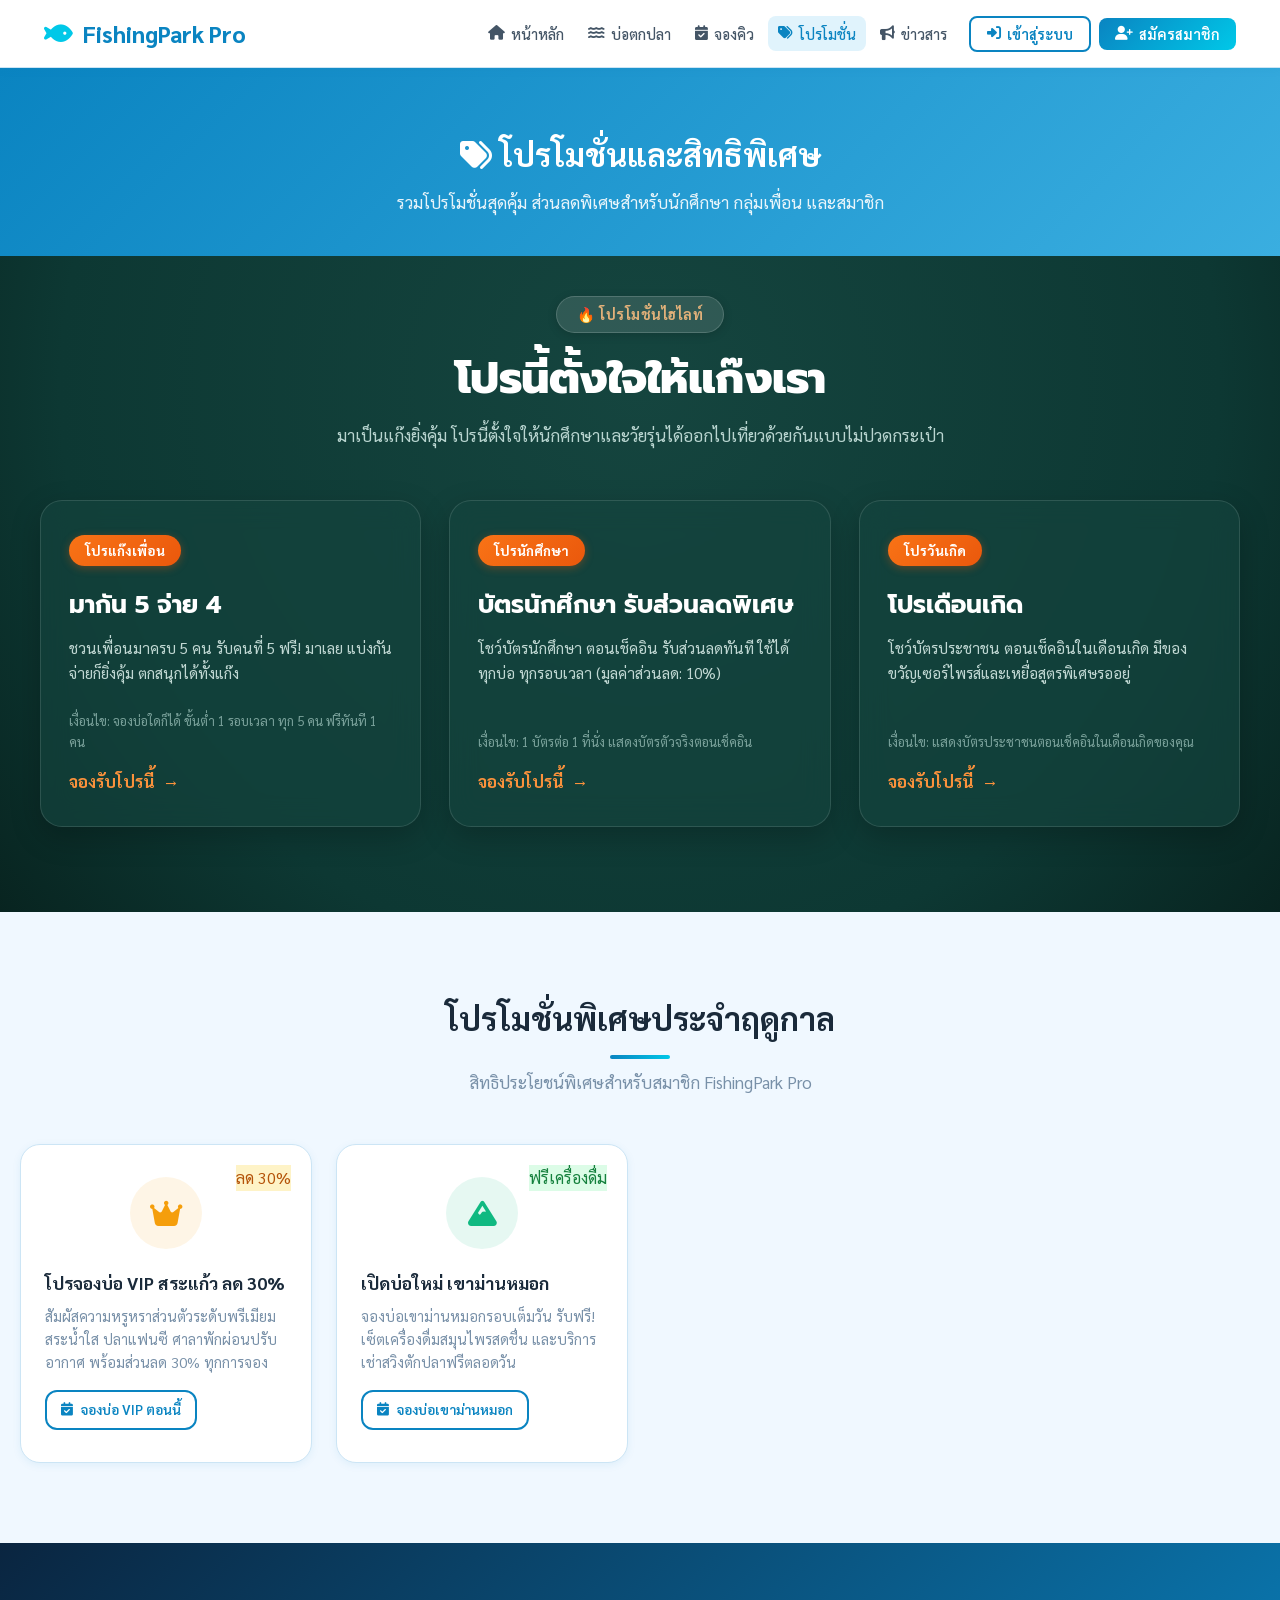
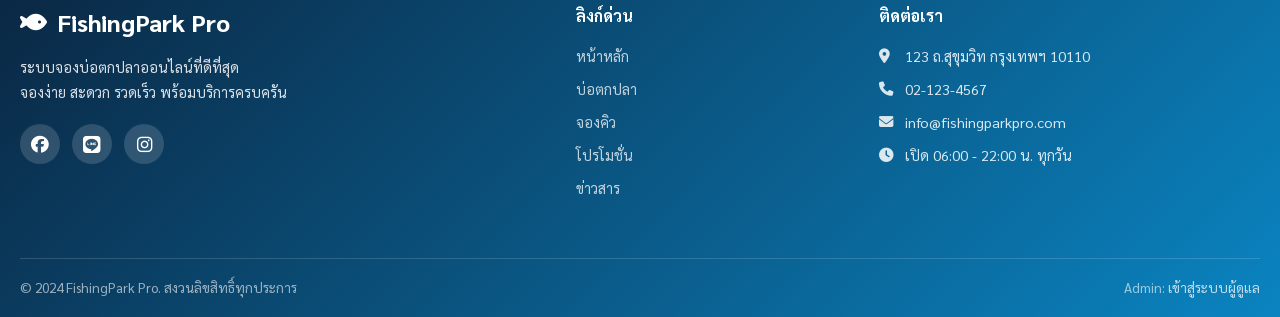
<file: promotions.html>
<!DOCTYPE html>
<html lang="th">
<head>
  <meta charset="UTF-8">
  <meta name="viewport" content="width=device-width, initial-scale=1.0">
  <meta name="description" content="โปรโมชั่นพิเศษ FishingPark Pro - โปรนี้ตั้งใจให้แก๊งเรา มากัน 5 จ่าย 4 บัตรนักศึกษาลด 10% และโปรเดือนเกิด">
  <title>โปรโมชั่นพิเศษ | FishingPark Pro</title>
  <link rel="preconnect" href="https://fonts.googleapis.com">
  <link rel="preconnect" href="https://fonts.gstatic.com" crossorigin>
  <link href="https://fonts.googleapis.com/css2?family=Sarabun:wght@300;400;500;600;700;800&family=Prompt:wght@300;400;500;600;700&display=swap" rel="stylesheet">
  <link rel="stylesheet" href="css/style.css">
  <link rel="stylesheet" href="https://cdnjs.cloudflare.com/ajax/libs/font-awesome/6.5.0/css/all.min.css">
</head>
<body>

<!-- ===== TOAST NOTIFICATION ===== -->
<div id="toast-container"></div>

<!-- ===== MODAL OVERLAY ===== -->
<div id="modal-overlay" class="modal-overlay hidden"></div>

<!-- ===== LOADING SPINNER ===== -->
<div id="loading-spinner" class="loading-spinner hidden">
  <div class="spinner"></div>
</div>

<!-- ===== NAVBAR ===== -->
<nav class="navbar" id="navbar">
  <div class="nav-container">
    <a href="index.html" class="nav-logo">
      <i class="fas fa-fish"></i>
      <span>FishingPark Pro</span>
    </a>
    <div class="nav-menu" id="nav-menu">
      <a href="index.html" class="nav-link" id="nav-home">
        <i class="fas fa-home"></i> หน้าหลัก
      </a>
      <a href="ponds.html" class="nav-link" id="nav-ponds">
        <i class="fas fa-water"></i> บ่อตกปลา
      </a>
      <a href="booking.html" class="nav-link" id="nav-booking">
        <i class="fas fa-calendar-check"></i> จองคิว
      </a>
      <a href="promotions.html" class="nav-link active" id="nav-promo">
        <i class="fas fa-tags"></i> โปรโมชั่น
      </a>
      <a href="news.html" class="nav-link" id="nav-news">
        <i class="fas fa-bullhorn"></i> ข่าวสาร
      </a>
      <div class="nav-user-area" id="nav-guest">
        <button class="btn-nav-login" onclick="showModal('login-modal')">
          <i class="fas fa-sign-in-alt"></i> เข้าสู่ระบบ
        </button>
        <button class="btn-nav-register" onclick="showModal('register-modal')">
          <i class="fas fa-user-plus"></i> สมัครสมาชิก
        </button>
      </div>
      <div class="nav-user-area hidden" id="nav-logged">
        <a href="admin.html" class="btn btn-warning btn-sm hidden" id="nav-admin-btn" style="margin-right:4px;">
          <i class="fas fa-shield-alt"></i> แผง Admin
        </a>
        <div class="nav-profile-dropdown">
          <button class="btn-profile" onclick="toggleDropdown('profile-dropdown')">
            <div class="avatar-sm" id="nav-avatar-text">U</div>
            <span id="nav-username">ผู้ใช้</span>
            <i class="fas fa-chevron-down"></i>
          </button>
          <div class="dropdown-menu hidden" id="profile-dropdown">
            <a href="profile.html"><i class="fas fa-user"></i> โปรไฟล์</a>
            <a href="my-bookings.html"><i class="fas fa-history"></i> ประวัติการจอง</a>
            <a href="my-payment.html"><i class="fas fa-receipt"></i> ประวัติการชำระ</a>
            <div class="dropdown-divider"></div>
            <a href="javascript:void(0)" onclick="logout()" class="text-danger"><i class="fas fa-sign-out-alt"></i> ออกจากระบบ</a>
          </div>
        </div>
      </div>
    </div>
    <button class="nav-toggle" onclick="toggleNav()">
      <i class="fas fa-bars"></i>
    </button>
  </div>
</nav>

<!-- ===== MAIN CONTENT ===== -->
<div class="main-wrapper" id="main-wrapper">

  <div class="page-banner">
    <h1><i class="fas fa-tags"></i> โปรโมชั่นและสิทธิพิเศษ</h1>
    <p>รวมโปรโมชั่นสุดคุ้ม ส่วนลดพิเศษสำหรับนักศึกษา กลุ่มเพื่อน และสมาชิก</p>
  </div>

  <!-- ===== PROMOTIONS GANG SECTION ===== -->
  <section class="promo-gang-section" id="promo-gang-section" style="padding-top:40px;">
    <div class="promo-gang-container">
      <div class="promo-header">
        <div class="promo-badge-top">🔥 โปรโมชั่นไฮไลท์</div>
        <h2 class="promo-main-title">โปรนี้ตั้งใจให้แก๊งเรา</h2>
        <p class="promo-subtitle">มาเป็นแก๊งยิ่งคุ้ม โปรนี้ตั้งใจให้นักศึกษาและวัยรุ่นได้ออกไปเที่ยวด้วยกันแบบไม่ปวดกระเป๋า</p>
      </div>

      <div class="promo-cards-grid">
        <!-- Card 1: Gang 5 Pay 4 -->
        <div class="promo-card">
          <div class="promo-card-tag">โปรแก๊งเพื่อน</div>
          <h3 class="promo-card-title">มากัน 5 จ่าย 4</h3>
          <p class="promo-card-desc">ชวนเพื่อนมาครบ 5 คน รับคนที่ 5 ฟรี! มาเลย แบ่งกันจ่ายก็ยิ่งคุ้ม ตกสนุกได้ทั้งแก๊ง</p>
          <div class="promo-card-cond">เงื่อนไข: จองบ่อใดก็ได้ ขั้นต่ำ 1 รอบเวลา ทุก 5 คน ฟรีทันที 1 คน</div>
          <button class="promo-card-btn" onclick="applyPromoAndBook('gang5pay4')">
            จองรับโปรนี้ <span>&rarr;</span>
          </button>
        </div>

        <!-- Card 2: Student Discount -->
        <div class="promo-card">
          <div class="promo-card-tag">โปรนักศึกษา</div>
          <h3 class="promo-card-title">บัตรนักศึกษา รับส่วนลดพิเศษ</h3>
          <p class="promo-card-desc">โชว์บัตรนักศึกษา ตอนเช็คอิน รับส่วนลดทันที ใช้ได้ทุกบ่อ ทุกรอบเวลา (มูลค่าส่วนลด: 10%)</p>
          <div class="promo-card-cond">เงื่อนไข: 1 บัตรต่อ 1 ที่นั่ง แสดงบัตรตัวจริงตอนเช็คอิน</div>
          <button class="promo-card-btn" onclick="applyPromoAndBook('student')">
            จองรับโปรนี้ <span>&rarr;</span>
          </button>
        </div>

        <!-- Card 3: Birthday -->
        <div class="promo-card">
          <div class="promo-card-tag">โปรวันเกิด</div>
          <h3 class="promo-card-title">โปรเดือนเกิด</h3>
          <p class="promo-card-desc">โชว์บัตรประชาชน ตอนเช็คอินในเดือนเกิด มีของขวัญเซอร์ไพรส์และเหยื่อสูตรพิเศษรออยู่</p>
          <div class="promo-card-cond">เงื่อนไข: แสดงบัตรประชาชนตอนเช็คอินในเดือนเกิดของคุณ</div>
          <button class="promo-card-btn" onclick="applyPromoAndBook('birthday')">
            จองรับโปรนี้ <span>&rarr;</span>
          </button>
        </div>
      </div>
    </div>
  </section>

  <!-- Additional Seasonal Promos -->
  <div class="container section">
    <div class="section-header">
      <h2 class="section-title">โปรโมชั่นพิเศษประจำฤดูกาล</h2>
      <p class="section-subtitle">สิทธิประโยชน์พิเศษสำหรับสมาชิก FishingPark Pro</p>
    </div>

    <div class="features-grid">
      <div class="feature-card" style="text-align:left;position:relative;">
        <span class="badge" style="background:#fef3c7;color:#b45309;position:absolute;top:20px;right:20px;">ลด 30%</span>
        <div class="feature-icon" style="background:rgba(245,158,11,0.1);color:#f59e0b;"><i class="fas fa-crown"></i></div>
        <h3>โปรจองบ่อ VIP สระแก้ว ลด 30%</h3>
        <p style="margin-bottom:16px;">สัมผัสความหรูหราส่วนตัวระดับพรีเมียม สระน้ำใส ปลาแฟนซี ศาลาพักผ่อนปรับอากาศ พร้อมส่วนลด 30% ทุกการจอง</p>
        <a href="booking.html?pond=3" class="btn btn-outline-primary btn-sm">
          <i class="fas fa-calendar-check"></i> จองบ่อ VIP ตอนนี้
        </a>
      </div>

      <div class="feature-card" style="text-align:left;position:relative;">
        <span class="badge" style="background:#dcfce7;color:#15803d;position:absolute;top:20px;right:20px;">ฟรีเครื่องดื่ม</span>
        <div class="feature-icon" style="background:rgba(16,185,129,0.1);color:#10b981;"><i class="fas fa-mountain"></i></div>
        <h3>เปิดบ่อใหม่ เขาม่านหมอก</h3>
        <p style="margin-bottom:16px;">จองบ่อเขาม่านหมอกรอบเต็มวัน รับฟรี! เซ็ตเครื่องดื่มสมุนไพรสดชื่น และบริการเช่าสวิงตักปลาฟรีตลอดวัน</p>
        <a href="booking.html?pond=2" class="btn btn-outline-primary btn-sm">
          <i class="fas fa-calendar-check"></i> จองบ่อเขาม่านหมอก
        </a>
      </div>
    </div>
  </div>

</div>

<!-- ===== FOOTER ===== -->
<footer class="footer" id="footer">
  <div class="footer-content">
    <div class="footer-brand">
      <div class="footer-logo"><i class="fas fa-fish"></i> FishingPark Pro</div>
      <p>ระบบจองบ่อตกปลาออนไลน์ที่ดีที่สุด<br>จองง่าย สะดวก รวดเร็ว พร้อมบริการครบครัน</p>
      <div class="footer-social">
        <a href="#" aria-label="Facebook"><i class="fab fa-facebook"></i></a>
        <a href="#" aria-label="Line"><i class="fab fa-line"></i></a>
        <a href="#" aria-label="Instagram"><i class="fab fa-instagram"></i></a>
      </div>
    </div>
    <div class="footer-links">
      <h4>ลิงก์ด่วน</h4>
      <a href="index.html">หน้าหลัก</a>
      <a href="ponds.html">บ่อตกปลา</a>
      <a href="booking.html">จองคิว</a>
      <a href="promotions.html">โปรโมชั่น</a>
      <a href="news.html">ข่าวสาร</a>
    </div>
    <div class="footer-contact">
      <h4>ติดต่อเรา</h4>
      <p><i class="fas fa-map-marker-alt"></i> 123 ถ.สุขุมวิท กรุงเทพฯ 10110</p>
      <p><i class="fas fa-phone"></i> 02-123-4567</p>
      <p><i class="fas fa-envelope"></i> info@fishingparkpro.com</p>
      <p><i class="fas fa-clock"></i> เปิด 06:00 - 22:00 น. ทุกวัน</p>
    </div>
  </div>
  <div class="footer-bottom">
    <p>&copy; 2024 FishingPark Pro. สงวนลิขสิทธิ์ทุกประการ</p>
    <p>Admin: <a href="#" onclick="showAdminLoginModal()">เข้าสู่ระบบผู้ดูแล</a></p>
  </div>
</footer>

<!-- ========== MODALS ========== -->
<div class="modal hidden" id="login-modal">
  <div class="modal-box">
    <div class="modal-header">
      <h3><i class="fas fa-sign-in-alt"></i> เข้าสู่ระบบ</h3>
      <button class="modal-close" onclick="closeModal('login-modal')"><i class="fas fa-times"></i></button>
    </div>
    <div class="modal-body">
      <form onsubmit="login(event)">
        <div class="form-group">
          <label class="form-label">อีเมล</label>
          <input type="email" class="form-control" id="login-email" placeholder="email@example.com" required>
        </div>
        <div class="form-group">
          <label class="form-label">รหัสผ่าน</label>
          <div class="input-with-icon">
            <input type="password" class="form-control" id="login-password" placeholder="รหัสผ่าน" required>
            <button type="button" class="toggle-password" onclick="togglePassword('login-password')"><i class="fas fa-eye"></i></button>
          </div>
        </div>
        <button type="submit" class="btn btn-primary btn-block"><i class="fas fa-sign-in-alt"></i> เข้าสู่ระบบ</button>
      </form>
      <div class="modal-footer-links">
        <p>ยังไม่มีบัญชี? <a href="#" onclick="switchModal('login-modal','register-modal')">สมัครสมาชิก</a></p>
      </div>
    </div>
  </div>
</div>

<div class="modal hidden" id="register-modal">
  <div class="modal-box modal-lg">
    <div class="modal-header">
      <h3><i class="fas fa-user-plus"></i> สมัครสมาชิก</h3>
      <button class="modal-close" onclick="closeModal('register-modal')"><i class="fas fa-times"></i></button>
    </div>
    <div class="modal-body">
      <form onsubmit="register(event)">
        <div class="form-grid">
          <div class="form-group">
            <label class="form-label">ชื่อ *</label>
            <input type="text" class="form-control" id="reg-firstname" placeholder="ชื่อ" required>
          </div>
          <div class="form-group">
            <label class="form-label">นามสกุล *</label>
            <input type="text" class="form-control" id="reg-lastname" placeholder="นามสกุล" required>
          </div>
          <div class="form-group">
            <label class="form-label">อีเมล *</label>
            <input type="email" class="form-control" id="reg-email" placeholder="email@example.com" required>
          </div>
          <div class="form-group">
            <label class="form-label">เบอร์โทรศัพท์ *</label>
            <input type="tel" class="form-control" id="reg-phone" placeholder="0XX-XXX-XXXX" required>
          </div>
          <div class="form-group">
            <label class="form-label">รหัสผ่าน * (อย่างน้อย 6 ตัว)</label>
            <div class="input-with-icon">
              <input type="password" class="form-control" id="reg-password" placeholder="รหัสผ่าน" required>
              <button type="button" class="toggle-password" onclick="togglePassword('reg-password')"><i class="fas fa-eye"></i></button>
            </div>
          </div>
          <div class="form-group">
            <label class="form-label">ยืนยันรหัสผ่าน *</label>
            <div class="input-with-icon">
              <input type="password" class="form-control" id="reg-confirm-password" placeholder="ยืนยันรหัสผ่าน" required>
              <button type="button" class="toggle-password" onclick="togglePassword('reg-confirm-password')"><i class="fas fa-eye"></i></button>
            </div>
          </div>
          <div class="form-group form-full">
            <label class="form-label">ที่อยู่</label>
            <textarea class="form-control" id="reg-address" rows="2" placeholder="ที่อยู่ของคุณ..."></textarea>
          </div>
        </div>
        <button type="submit" class="btn btn-primary btn-block"><i class="fas fa-user-plus"></i> สมัครสมาชิก</button>
      </form>
      <div class="modal-footer-links">
        <p>มีบัญชีอยู่แล้ว? <a href="#" onclick="switchModal('register-modal','login-modal')">เข้าสู่ระบบ</a></p>
      </div>
    </div>
  </div>
</div>

<div class="modal hidden" id="admin-login-modal">
  <div class="modal-box modal-sm">
    <div class="modal-header">
      <h3><i class="fas fa-shield-alt"></i> ผู้ดูแลระบบ</h3>
      <button class="modal-close" onclick="closeModal('admin-login-modal')"><i class="fas fa-times"></i></button>
    </div>
    <div class="modal-body">
      <form onsubmit="adminLogin(event)">
        <div class="form-group">
          <label class="form-label">ชื่อผู้ใช้</label>
          <input type="text" class="form-control" id="admin-username" placeholder="admin" required>
        </div>
        <div class="form-group">
          <label class="form-label">รหัสผ่าน</label>
          <input type="password" class="form-control" id="admin-password" placeholder="••••••••" required>
        </div>
        <button type="submit" class="btn btn-warning btn-block"><i class="fas fa-sign-in-alt"></i> เข้าสู่ระบบ Admin</button>
      </form>
      <div class="modal-footer-links">
        <small class="text-muted">Demo: admin / admin1234</small>
      </div>
    </div>
  </div>
</div>

<script src="js/data.js"></script>
<script src="js/app.js"></script>
</body>
</html>
</file>
<file: css/style.css>
/* ===== RESET & BASE ===== */
*, *::before, *::after { box-sizing: border-box; margin: 0; padding: 0; }

:root {
  --primary: #0a84c1;
  --primary-dark: #0665a0;
  --primary-light: #3aaee0;
  --primary-ultra-light: #e0f3fc;
  --accent: #00c8e8;
  --success: #10b981;
  --warning: #f59e0b;
  --danger: #ef4444;
  --info: #3b82f6;
  --white: #ffffff;
  --bg: #f0f8ff;
  --bg-card: #ffffff;
  --text-dark: #1a2a3a;
  --text-mid: #445566;
  --text-light: #7890a8;
  --border: #cce5f5;
  --shadow-sm: 0 2px 8px rgba(10,132,193,0.08);
  --shadow-md: 0 4px 20px rgba(10,132,193,0.14);
  --shadow-lg: 0 8px 40px rgba(10,132,193,0.18);
  --radius: 12px;
  --radius-lg: 20px;
  --navbar-h: 68px;
  --transition: all 0.25s cubic-bezier(.4,0,.2,1);
}

html { scroll-behavior: smooth; }

body {
  font-family: 'Sarabun', 'Prompt', sans-serif;
  background: var(--bg);
  color: var(--text-dark);
  min-height: 100vh;
  line-height: 1.6;
}

a { text-decoration: none; color: var(--primary); transition: var(--transition); }
a:hover { color: var(--primary-dark); }
img { max-width: 100%; display: block; }
button { font-family: inherit; cursor: pointer; }

.hidden { display: none !important; }
.text-center { text-align: center; }
.text-muted { color: var(--text-light); }
.text-danger { color: var(--danger); }
.text-sm { font-size: 0.85rem; }
.mt-3 { margin-top: 1rem; }
.mt-4 { margin-top: 1.5rem; }

/* ===== BUTTONS ===== */
.btn {
  display: inline-flex; align-items: center; gap: 8px;
  padding: 10px 20px;
  border: 2px solid transparent;
  border-radius: var(--radius);
  font-size: 0.95rem;
  font-weight: 600;
  transition: var(--transition);
  cursor: pointer;
  white-space: nowrap;
}
.btn-sm { padding: 7px 14px; font-size: 0.85rem; }
.btn-lg { padding: 14px 28px; font-size: 1.05rem; }
.btn-block { width: 100%; justify-content: center; }
.btn-primary { background: linear-gradient(135deg, var(--primary), var(--primary-light)); color: #fff; border-color: var(--primary); }
.btn-primary:hover { background: linear-gradient(135deg, var(--primary-dark), var(--primary)); transform: translateY(-2px); box-shadow: var(--shadow-md); }
.btn-success { background: linear-gradient(135deg, var(--success), #34d399); color: #fff; border-color: var(--success); }
.btn-success:hover { opacity: 0.9; transform: translateY(-2px); box-shadow: var(--shadow-md); }
.btn-warning { background: linear-gradient(135deg, var(--warning), #fbbf24); color: #fff; border-color: var(--warning); }
.btn-warning:hover { opacity: 0.9; transform: translateY(-2px); }
.btn-danger { background: linear-gradient(135deg, var(--danger), #f87171); color: #fff; border-color: var(--danger); }
.btn-danger:hover { opacity: 0.9; transform: translateY(-2px); }
.btn-outline-primary { background: transparent; color: var(--primary); border-color: var(--primary); }
.btn-outline-primary:hover { background: var(--primary); color: #fff; transform: translateY(-2px); }
.btn-outline-secondary { background: transparent; color: var(--text-mid); border-color: var(--border); }
.btn-outline-secondary:hover { background: var(--bg); }
.btn-outline-white { background: rgba(255,255,255,0.15); color: #fff; border-color: rgba(255,255,255,0.6); backdrop-filter: blur(8px); }
.btn-outline-white:hover { background: rgba(255,255,255,0.3); }
.btn-icon { padding: 7px 9px; }

/* ===== NAVBAR ===== */
.navbar {
  position: fixed; top: 0; left: 0; right: 0; z-index: 1000;
  height: var(--navbar-h);
  background: rgba(255,255,255,0.95);
  backdrop-filter: blur(16px);
  border-bottom: 1px solid var(--border);
  box-shadow: var(--shadow-sm);
  transition: var(--transition);
}
.nav-container {
  max-width: 1280px; margin: 0 auto;
  height: 100%;
  display: flex; align-items: center; justify-content: space-between;
  padding: 0 24px;
  gap: 16px;
}
.nav-logo {
  display: flex; align-items: center; gap: 10px;
  font-size: 1.4rem; font-weight: 800;
  color: var(--primary);
  white-space: nowrap;
}
.nav-logo i { font-size: 1.6rem; color: var(--accent); }
.nav-menu { display: flex; align-items: center; gap: 4px; flex-wrap: nowrap; }
.nav-link {
  display: flex; align-items: center; gap: 6px;
  padding: 8px 14px; border-radius: 8px;
  color: var(--text-mid); font-weight: 500; font-size: 0.95rem;
  transition: var(--transition); white-space: nowrap;
}
.nav-link:hover, .nav-link.active { background: var(--primary-ultra-light); color: var(--primary); }
.nav-user-area { display: flex; align-items: center; gap: 8px; margin-left: 8px; }
.btn-nav-login { background: transparent; border: 2px solid var(--primary); color: var(--primary); padding: 7px 16px; border-radius: 8px; font-size: 0.9rem; font-weight: 600; display: flex; align-items: center; gap: 6px; transition: var(--transition); }
.btn-nav-login:hover { background: var(--primary); color: #fff; }
.btn-nav-register { background: linear-gradient(135deg, var(--primary), var(--accent)); color: #fff; border: none; padding: 7px 16px; border-radius: 8px; font-size: 0.9rem; font-weight: 600; display: flex; align-items: center; gap: 6px; transition: var(--transition); }
.btn-nav-register:hover { transform: translateY(-1px); box-shadow: var(--shadow-md); }
.nav-toggle { display: none; background: none; border: none; font-size: 1.4rem; color: var(--primary); }
.avatar-sm { width: 32px; height: 32px; border-radius: 50%; background: linear-gradient(135deg, var(--primary), var(--accent)); color: #fff; display: flex; align-items: center; justify-content: center; font-weight: 700; font-size: 0.9rem; }
.btn-profile { background: none; border: 1px solid var(--border); border-radius: 8px; padding: 5px 10px; display: flex; align-items: center; gap: 8px; font-size: 0.9rem; font-weight: 500; color: var(--text-dark); transition: var(--transition); }
.btn-profile:hover { background: var(--primary-ultra-light); border-color: var(--primary); }
.nav-profile-dropdown { position: relative; }
.dropdown-menu { position: absolute; top: calc(100% + 8px); right: 0; min-width: 200px; background: #fff; border-radius: var(--radius); box-shadow: var(--shadow-lg); border: 1px solid var(--border); z-index: 999; overflow: hidden; animation: fadeDown 0.2s ease; }
.dropdown-menu a { display: flex; align-items: center; gap: 10px; padding: 12px 16px; color: var(--text-dark); font-size: 0.9rem; transition: var(--transition); }
.dropdown-menu a:hover { background: var(--primary-ultra-light); color: var(--primary); }
.dropdown-divider { border-top: 1px solid var(--border); margin: 4px 0; }

/* ===== ADMIN SIDEBAR ===== */
.admin-sidebar {
  position: fixed; top: 0; left: 0; bottom: 0; width: 260px; z-index: 900;
  background: linear-gradient(180deg, #0a84c1, #0052a0);
  color: #fff; overflow-y: auto;
  box-shadow: var(--shadow-lg);
  padding-top: var(--navbar-h);
}
.admin-sidebar-header { padding: 20px; font-size: 1.2rem; font-weight: 700; border-bottom: 1px solid rgba(255,255,255,0.15); display: flex; align-items: center; gap: 10px; }
.admin-nav { padding: 16px 0; }
.admin-nav-group { margin-top: 8px; }
.admin-nav-label { padding: 8px 20px 4px; font-size: 0.75rem; text-transform: uppercase; letter-spacing: 1px; opacity: 0.6; font-weight: 600; }
.admin-nav-link { display: flex; align-items: center; gap: 10px; padding: 10px 20px; color: rgba(255,255,255,0.85); font-size: 0.95rem; font-weight: 500; transition: var(--transition); border-left: 3px solid transparent; }
.admin-nav-link:hover, .admin-nav-link.active { background: rgba(255,255,255,0.15); color: #fff; border-left-color: #fff; }

/* ===== MAIN WRAPPER ===== */
.main-wrapper {
  min-height: 100vh;
  padding-top: var(--navbar-h);
  transition: var(--transition);
}
.main-wrapper.admin-mode { margin-left: 260px; }

/* ===== PAGE ===== */
.page { min-height: calc(100vh - var(--navbar-h)); }

/* ===== PAGE BANNER ===== */
.page-banner {
  background: linear-gradient(135deg, var(--primary), var(--primary-light));
  color: #fff;
  text-align: center;
  padding: 60px 20px 40px;
}
.page-banner h1 { font-size: 2rem; font-weight: 700; margin-bottom: 10px; }
.page-banner p { font-size: 1.05rem; opacity: 0.9; }

/* ===== HERO ===== */
.hero {
  min-height: 100vh;
  background-size: cover; background-position: center;
  display: flex; align-items: center; justify-content: center;
  position: relative;
  padding: 100px 20px 60px;
}
.hero-overlay {
  position: absolute; inset: 0;
  background: linear-gradient(135deg, rgba(10,84,163,0.82) 0%, rgba(0,80,140,0.65) 50%, rgba(0,170,210,0.45) 100%);
}
.hero-content { position: relative; z-index: 2; text-align: center; max-width: 800px; color: #fff; animation: fadeUp 0.8s ease; }
.hero-badge { display: inline-block; background: rgba(255,255,255,0.2); backdrop-filter: blur(8px); border: 1px solid rgba(255,255,255,0.4); padding: 6px 20px; border-radius: 50px; font-size: 0.95rem; font-weight: 500; margin-bottom: 20px; }
.hero-title { font-size: clamp(2.5rem, 6vw, 4.5rem); font-weight: 800; line-height: 1.15; margin-bottom: 16px; text-shadow: 0 2px 12px rgba(0,0,0,0.3); }
.hero-subtitle { font-size: 1.2rem; opacity: 0.92; margin-bottom: 36px; }
.hero-actions { display: flex; gap: 14px; justify-content: center; flex-wrap: wrap; margin-bottom: 48px; }
.hero-stats { display: flex; gap: 32px; justify-content: center; flex-wrap: wrap; }
.hero-stat { text-align: center; }
.stat-number { font-size: 2.2rem; font-weight: 800; display: block; }
.stat-label { font-size: 0.85rem; opacity: 0.85; }

/* ===== SECTION ===== */
.section { padding: 80px 20px; }
.section-alt { background: linear-gradient(135deg, #e8f6ff, #f0fbff); }
.container { max-width: 1280px; margin: 0 auto; }
.section-header { text-align: center; margin-bottom: 48px; }
.section-title { font-size: 2rem; font-weight: 700; color: var(--text-dark); margin-bottom: 10px; }
.section-title::after { content: ''; display: block; width: 60px; height: 4px; background: linear-gradient(90deg, var(--primary), var(--accent)); border-radius: 2px; margin: 12px auto 0; }
.section-subtitle { color: var(--text-light); font-size: 1.05rem; }
.section-link { color: var(--primary); font-weight: 600; display: inline-flex; align-items: center; gap: 6px; }

/* ===== POND CARDS ===== */
.pond-grid { display: grid; grid-template-columns: repeat(auto-fill, minmax(340px, 1fr)); gap: 28px; }
.pond-card {
  background: var(--bg-card); border-radius: var(--radius-lg);
  overflow: hidden; box-shadow: var(--shadow-md);
  transition: var(--transition); border: 1px solid var(--border);
  cursor: pointer;
}
.pond-card:hover { transform: translateY(-6px); box-shadow: var(--shadow-lg); }
.pond-img-wrap { position: relative; overflow: hidden; height: 220px; }
.pond-img-wrap img { width: 100%; height: 100%; object-fit: cover; transition: transform 0.4s ease; }
.pond-card:hover .pond-img-wrap img { transform: scale(1.06); }
.pond-badge {
  position: absolute; top: 12px; left: 12px;
  padding: 4px 12px; border-radius: 50px;
  font-size: 0.8rem; font-weight: 700;
  backdrop-filter: blur(8px);
}
.badge-open { background: rgba(16,185,129,0.9); color: #fff; }
.badge-closed { background: rgba(239,68,68,0.9); color: #fff; }
.badge-maintenance { background: rgba(245,158,11,0.9); color: #fff; }
.badge-vip { background: linear-gradient(135deg, #7c3aed, #c026d3); color: #fff; }
.badge-type { position: absolute; top: 12px; right: 12px; background: rgba(0,0,0,0.5); color: #fff; padding: 4px 12px; border-radius: 50px; font-size: 0.8rem; font-weight: 600; backdrop-filter: blur(8px); }
.pond-body { padding: 20px; }
.pond-name { font-size: 1.25rem; font-weight: 700; color: var(--text-dark); margin-bottom: 8px; }
.pond-desc { color: var(--text-light); font-size: 0.9rem; margin-bottom: 14px; line-height: 1.5; }
.pond-info-row { display: flex; gap: 16px; flex-wrap: wrap; margin-bottom: 14px; }
.pond-info-item { display: flex; align-items: center; gap: 6px; font-size: 0.9rem; color: var(--text-mid); }
.pond-info-item i { color: var(--primary); }
.pond-price { font-size: 1.3rem; font-weight: 800; color: var(--primary); }
.pond-price small { font-size: 0.75rem; font-weight: 400; color: var(--text-light); }
.pond-facilities { display: flex; flex-wrap: wrap; gap: 6px; margin-bottom: 16px; }
.facility-tag { background: var(--primary-ultra-light); color: var(--primary); padding: 3px 10px; border-radius: 50px; font-size: 0.8rem; font-weight: 500; }
.pond-actions { display: flex; gap: 10px; }
.pond-actions .btn { flex: 1; justify-content: center; }

/* ===== FEATURES GRID ===== */
.features-grid { display: grid; grid-template-columns: repeat(auto-fill, minmax(240px, 1fr)); gap: 24px; }
.feature-card { background: #fff; border-radius: var(--radius-lg); padding: 32px 24px; text-align: center; box-shadow: var(--shadow-sm); border: 1px solid var(--border); transition: var(--transition); }
.feature-card:hover { transform: translateY(-4px); box-shadow: var(--shadow-md); }
.feature-icon { width: 72px; height: 72px; border-radius: 50%; background: linear-gradient(135deg, var(--primary-ultra-light), #bde8ff); display: flex; align-items: center; justify-content: center; margin: 0 auto 20px; font-size: 1.8rem; color: var(--primary); }
.feature-card h3 { font-size: 1.1rem; font-weight: 700; margin-bottom: 8px; }
.feature-card p { color: var(--text-light); font-size: 0.9rem; }

/* ===== NEWS ===== */
.news-grid { display: grid; grid-template-columns: repeat(auto-fill, minmax(300px, 1fr)); gap: 24px; }
.news-grid-full { display: grid; grid-template-columns: repeat(auto-fill, minmax(340px, 1fr)); gap: 24px; padding: 40px 0; }
.news-card { background: #fff; border-radius: var(--radius-lg); overflow: hidden; box-shadow: var(--shadow-sm); border: 1px solid var(--border); transition: var(--transition); }
.news-card:hover { transform: translateY(-4px); box-shadow: var(--shadow-md); }
.news-img { width: 100%; height: 180px; object-fit: cover; }
.news-img-placeholder { width: 100%; height: 180px; background: linear-gradient(135deg, var(--primary-ultra-light), #bde8ff); display: flex; align-items: center; justify-content: center; font-size: 3rem; color: var(--primary); }
.news-body { padding: 16px; }
.news-category { font-size: 0.78rem; font-weight: 700; color: var(--primary); text-transform: uppercase; letter-spacing: 0.5px; margin-bottom: 6px; }
.news-title { font-size: 1.05rem; font-weight: 700; color: var(--text-dark); margin-bottom: 8px; line-height: 1.4; }
.news-excerpt { color: var(--text-light); font-size: 0.88rem; line-height: 1.5; margin-bottom: 12px; }
.news-meta { display: flex; align-items: center; justify-content: space-between; font-size: 0.82rem; color: var(--text-light); }
.news-status-badge { padding: 2px 10px; border-radius: 50px; font-size: 0.78rem; font-weight: 600; }
.badge-active { background: #dcfce7; color: var(--success); }
.badge-inactive { background: #fee2e2; color: var(--danger); }

/* ===== BOOKING WIZARD ===== */
.booking-wizard { max-width: 900px; margin: 40px auto; }
.wizard-steps { display: flex; align-items: center; margin-bottom: 40px; }
.wizard-step { display: flex; flex-direction: column; align-items: center; gap: 6px; flex-shrink: 0; }
.step-number { width: 44px; height: 44px; border-radius: 50%; border: 3px solid var(--border); display: flex; align-items: center; justify-content: center; font-weight: 700; font-size: 1rem; background: #fff; color: var(--text-light); transition: var(--transition); }
.wizard-step span { font-size: 0.82rem; color: var(--text-light); white-space: nowrap; font-weight: 500; }
.wizard-step.active .step-number { border-color: var(--primary); background: var(--primary); color: #fff; box-shadow: 0 0 0 6px var(--primary-ultra-light); }
.wizard-step.active span { color: var(--primary); font-weight: 700; }
.wizard-step.done .step-number { border-color: var(--success); background: var(--success); color: #fff; }
.wizard-step-line { flex: 1; height: 3px; background: var(--border); margin: 0 8px; margin-bottom: 22px; border-radius: 2px; transition: var(--transition); }
.wizard-step-line.done { background: var(--success); }
.wizard-panel { background: #fff; border-radius: var(--radius-lg); padding: 32px; box-shadow: var(--shadow-md); border: 1px solid var(--border); }
.wizard-title { font-size: 1.4rem; font-weight: 700; color: var(--text-dark); margin-bottom: 24px; }
.wizard-nav { display: flex; justify-content: space-between; margin-top: 32px; padding-top: 24px; border-top: 1px solid var(--border); }
.pond-select-grid { display: grid; grid-template-columns: repeat(auto-fill, minmax(250px, 1fr)); gap: 16px; }
.pond-select-card { border: 2px solid var(--border); border-radius: var(--radius); padding: 16px; cursor: pointer; transition: var(--transition); }
.pond-select-card:hover { border-color: var(--primary); background: var(--primary-ultra-light); }
.pond-select-card.selected { border-color: var(--primary); background: var(--primary-ultra-light); box-shadow: 0 0 0 4px rgba(10,132,193,0.15); }
.pond-select-card img { width: 100%; height: 130px; object-fit: cover; border-radius: 8px; margin-bottom: 10px; }
.booking-datetime-grid { display: grid; grid-template-columns: 1fr 1fr; gap: 24px; }
.booking-section { }
.time-slots { display: grid; grid-template-columns: 1fr 1fr; gap: 10px; }
.time-slot { border: 2px solid var(--border); border-radius: 10px; padding: 12px; cursor: pointer; text-align: center; transition: var(--transition); }
.time-slot:hover:not(.unavailable) { border-color: var(--primary); background: var(--primary-ultra-light); }
.time-slot.selected { border-color: var(--primary); background: var(--primary); color: #fff; }
.time-slot.unavailable { opacity: 0.5; cursor: not-allowed; background: #f5f5f5; }
.time-slot-name { font-weight: 700; font-size: 0.95rem; }
.time-slot-time { font-size: 0.8rem; margin-top: 2px; }
.booking-form-grid { display: grid; grid-template-columns: 1fr 1fr; gap: 16px; }
.booking-summary { background: var(--primary-ultra-light); border-radius: var(--radius); padding: 24px; margin-bottom: 28px; border: 1px solid var(--border); }
.summary-row { display: flex; justify-content: space-between; align-items: center; padding: 8px 0; border-bottom: 1px solid var(--border); }
.summary-row:last-child { border-bottom: none; font-weight: 700; font-size: 1.1rem; color: var(--primary); }
.summary-label { color: var(--text-mid); }
.availability-info { margin-top: 8px; padding: 10px 14px; border-radius: 8px; font-size: 0.9rem; }
.avail-ok { background: #dcfce7; color: var(--success); }
.avail-busy { background: #fee2e2; color: var(--danger); }
.queue-status { background: var(--primary-ultra-light); border-radius: 10px; padding: 16px; margin-top: 16px; border: 1px solid var(--border); }
.payment-section { }
.payment-methods { display: grid; grid-template-columns: repeat(3, 1fr); gap: 14px; margin-bottom: 20px; }
.payment-option { cursor: pointer; }
.payment-option input[type="radio"] { display: none; }
.payment-card { border: 2px solid var(--border); border-radius: var(--radius); padding: 18px 12px; text-align: center; transition: var(--transition); display: flex; flex-direction: column; align-items: center; gap: 8px; }
.payment-card i { font-size: 1.8rem; color: var(--primary); }
.payment-card span { font-size: 0.88rem; font-weight: 600; }
.payment-option input:checked + .payment-card { border-color: var(--primary); background: var(--primary-ultra-light); }
.payment-detail-info { background: #fff; border: 1px solid var(--border); border-radius: var(--radius); padding: 20px; }

/* ===== FORMS ===== */
.form-group { display: flex; flex-direction: column; gap: 6px; }
.form-full { grid-column: 1 / -1; }
.form-label { font-weight: 600; font-size: 0.9rem; color: var(--text-dark); display: flex; align-items: center; gap: 6px; }
.form-control {
  padding: 10px 14px; border: 2px solid var(--border); border-radius: 10px;
  font-size: 0.95rem; font-family: inherit;
  background: #fff; color: var(--text-dark);
  transition: var(--transition); width: 100%;
}
.form-control:focus { outline: none; border-color: var(--primary); box-shadow: 0 0 0 3px rgba(10,132,193,0.12); }
.form-control::placeholder { color: var(--text-light); }
.form-grid { display: grid; grid-template-columns: 1fr 1fr; gap: 16px; }
.form-check { display: flex; align-items: center; gap: 10px; font-size: 0.9rem; margin-top: 8px; }
.input-with-icon { position: relative; }
.input-with-icon .form-control { padding-right: 44px; }
.toggle-password { position: absolute; right: 12px; top: 50%; transform: translateY(-50%); background: none; border: none; color: var(--text-light); font-size: 1rem; padding: 0; }

/* ===== FILTER BAR ===== */
.filter-bar, .admin-filter-bar { display: flex; gap: 12px; margin-bottom: 24px; flex-wrap: wrap; align-items: center; }
.pond-filter-bar { display: flex; gap: 12px; margin: 24px 0; flex-wrap: wrap; align-items: center; }
.search-input { flex: 1; min-width: 200px; padding: 10px 16px; border: 2px solid var(--border); border-radius: 10px; font-size: 0.95rem; font-family: inherit; transition: var(--transition); }
.search-input:focus { outline: none; border-color: var(--primary); }
.filter-select { padding: 10px 14px; border: 2px solid var(--border); border-radius: 10px; font-size: 0.9rem; font-family: inherit; background: #fff; cursor: pointer; transition: var(--transition); }
.filter-select:focus { outline: none; border-color: var(--primary); }

/* ===== DATA TABLE ===== */
.data-table-wrap { background: #fff; border-radius: var(--radius-lg); overflow: hidden; box-shadow: var(--shadow-md); border: 1px solid var(--border); overflow-x: auto; }
.data-table { width: 100%; border-collapse: collapse; font-size: 0.9rem; min-width: 700px; }
.data-table thead { background: linear-gradient(135deg, var(--primary), var(--primary-light)); color: #fff; }
.data-table th { padding: 14px 16px; text-align: left; font-weight: 600; font-size: 0.88rem; white-space: nowrap; }
.data-table td { padding: 12px 16px; border-bottom: 1px solid var(--border); vertical-align: middle; }
.data-table tbody tr:hover { background: var(--primary-ultra-light); }
.data-table tbody tr:last-child td { border-bottom: none; }

/* ===== STATUS BADGES ===== */
.status-badge { display: inline-flex; align-items: center; gap: 4px; padding: 4px 12px; border-radius: 50px; font-size: 0.8rem; font-weight: 700; white-space: nowrap; }
.status-pending { background: #fef3c7; color: #92400e; }
.status-confirmed { background: #dbeafe; color: #1e40af; }
.status-completed { background: #dcfce7; color: #166534; }
.status-cancelled { background: #fee2e2; color: #991b1b; }
.status-verified { background: #dcfce7; color: #166534; }
.status-rejected { background: #fee2e2; color: #991b1b; }
.status-open { background: #dcfce7; color: #166534; }
.status-closed { background: #fee2e2; color: #991b1b; }
.status-maintenance { background: #fef3c7; color: #92400e; }
.status-active { background: #dcfce7; color: #166534; }
.status-inactive { background: #fee2e2; color: #991b1b; }

/* ===== TABLE ACTIONS ===== */
.table-actions { display: flex; gap: 6px; }

/* ===== MODALS ===== */
.modal-overlay { position: fixed; inset: 0; background: rgba(0,0,0,0.5); z-index: 1050; backdrop-filter: blur(4px); }
.modal { position: fixed; inset: 0; z-index: 1100; display: flex; align-items: center; justify-content: center; padding: 20px; pointer-events: none; }
.modal:not(.hidden) { pointer-events: all; }
.modal-box {
  background: #fff; border-radius: var(--radius-lg);
  max-width: 520px; width: 100%;
  max-height: 90vh; overflow-y: auto;
  box-shadow: var(--shadow-lg);
  animation: fadeScale 0.25s ease;
  position: relative; z-index: 1100;
}
.modal-sm { max-width: 400px; }
.modal-lg { max-width: 720px; }
.modal-header { display: flex; align-items: center; justify-content: space-between; padding: 20px 24px; border-bottom: 1px solid var(--border); position: sticky; top: 0; background: #fff; z-index: 1; }
.modal-header h3 { font-size: 1.15rem; font-weight: 700; display: flex; align-items: center; gap: 8px; }
.modal-close { background: none; border: none; font-size: 1.2rem; color: var(--text-light); padding: 4px 8px; border-radius: 6px; transition: var(--transition); }
.modal-close:hover { background: #f5f5f5; color: var(--danger); }
.modal-body { padding: 24px; }
.modal-footer-links { text-align: center; margin-top: 16px; font-size: 0.9rem; color: var(--text-light); }
.modal-actions { display: flex; gap: 12px; justify-content: flex-end; margin-top: 20px; }

/* ===== PROFILE ===== */
.profile-layout { display: grid; grid-template-columns: 280px 1fr; gap: 24px; padding: 40px 0; }
.profile-sidebar-card { background: #fff; border-radius: var(--radius-lg); padding: 32px 20px; text-align: center; box-shadow: var(--shadow-md); border: 1px solid var(--border); align-self: start; }
.profile-avatar-large { width: 96px; height: 96px; border-radius: 50%; background: linear-gradient(135deg, var(--primary), var(--accent)); color: #fff; font-size: 2.5rem; font-weight: 800; display: flex; align-items: center; justify-content: center; margin: 0 auto 16px; }
.profile-sidebar-card h3 { font-size: 1.2rem; font-weight: 700; margin-bottom: 4px; }
.profile-stats { display: flex; gap: 0; margin-top: 20px; border-top: 1px solid var(--border); }
.profile-stat { flex: 1; padding: 16px 8px; text-align: center; border-right: 1px solid var(--border); }
.profile-stat:last-child { border-right: none; }
.profile-stat span { font-size: 1.5rem; font-weight: 800; color: var(--primary); display: block; }
.profile-stat small { font-size: 0.8rem; color: var(--text-light); }
.profile-edit-card { background: #fff; border-radius: var(--radius-lg); padding: 32px; box-shadow: var(--shadow-md); border: 1px solid var(--border); }
.profile-edit-card h3 { font-size: 1.1rem; font-weight: 700; margin-bottom: 20px; display: flex; align-items: center; gap: 8px; }
.profile-edit-card hr { border: none; border-top: 1px solid var(--border); margin: 28px 0; }

/* ===== MY BOOKINGS ===== */
.booking-history-card { background: #fff; border-radius: var(--radius-lg); padding: 20px; margin-bottom: 16px; box-shadow: var(--shadow-sm); border: 1px solid var(--border); display: grid; grid-template-columns: auto 1fr auto; gap: 16px; align-items: center; transition: var(--transition); }
.booking-history-card:hover { box-shadow: var(--shadow-md); }
.booking-ref { font-size: 0.78rem; color: var(--text-light); margin-bottom: 4px; }
.booking-pond-name { font-weight: 700; font-size: 1rem; margin-bottom: 4px; }
.booking-details { font-size: 0.88rem; color: var(--text-mid); display: flex; gap: 14px; flex-wrap: wrap; }
.booking-details span { display: flex; align-items: center; gap: 4px; }
.booking-amount { font-size: 1.3rem; font-weight: 800; color: var(--primary); text-align: right; margin-bottom: 8px; }
.booking-actions-col { display: flex; flex-direction: column; gap: 8px; align-items: flex-end; }

/* ===== PAYMENT HISTORY ===== */
.payment-history-card { background: #fff; border-radius: var(--radius-lg); padding: 20px; margin-bottom: 14px; box-shadow: var(--shadow-sm); border: 1px solid var(--border); display: flex; justify-content: space-between; align-items: center; gap: 16px; }
.payment-method-icon { width: 48px; height: 48px; border-radius: 50%; background: var(--primary-ultra-light); display: flex; align-items: center; justify-content: center; font-size: 1.4rem; color: var(--primary); flex-shrink: 0; }

/* ===== ADMIN LAYOUT ===== */
.admin-layout { padding: 0; min-height: 80vh; }
.admin-page { display: none; padding: 32px; }
.admin-page.active { display: block !important; }
.admin-header { display: flex; align-items: center; justify-content: space-between; margin-bottom: 24px; flex-wrap: wrap; gap: 12px; }
.admin-header h2 { font-size: 1.5rem; font-weight: 700; display: flex; align-items: center; gap: 10px; }

/* ===== STATS GRID ===== */
.stats-grid { display: grid; grid-template-columns: repeat(auto-fill, minmax(220px, 1fr)); gap: 20px; margin-bottom: 28px; }
.stat-card { background: #fff; border-radius: var(--radius-lg); padding: 24px; display: flex; align-items: center; gap: 18px; box-shadow: var(--shadow-md); border-left: 4px solid; transition: var(--transition); }
.stat-card:hover { transform: translateY(-3px); box-shadow: var(--shadow-lg); }
.stat-blue { border-left-color: var(--primary); }
.stat-green { border-left-color: var(--success); }
.stat-orange { border-left-color: var(--warning); }
.stat-purple { border-left-color: #7c3aed; }
.stat-icon { width: 52px; height: 52px; border-radius: var(--radius); display: flex; align-items: center; justify-content: center; font-size: 1.4rem; flex-shrink: 0; }
.stat-blue .stat-icon { background: var(--primary-ultra-light); color: var(--primary); }
.stat-green .stat-icon { background: #dcfce7; color: var(--success); }
.stat-orange .stat-icon { background: #fef3c7; color: var(--warning); }
.stat-purple .stat-icon { background: #f3e8ff; color: #7c3aed; }
.stat-value { font-size: 1.8rem; font-weight: 800; color: var(--text-dark); }
.stat-title { font-size: 0.88rem; color: var(--text-light); font-weight: 500; }

/* ===== CHARTS ===== */
.admin-charts-grid { display: grid; grid-template-columns: 2fr 1fr; gap: 20px; margin-bottom: 24px; }
.chart-card { background: #fff; border-radius: var(--radius-lg); padding: 24px; box-shadow: var(--shadow-md); }
.chart-card h3 { font-size: 1rem; font-weight: 700; margin-bottom: 20px; display: flex; align-items: center; gap: 8px; color: var(--text-dark); }
.recent-bookings-card { background: #fff; border-radius: var(--radius-lg); padding: 24px; box-shadow: var(--shadow-md); }
.recent-bookings-card h3 { font-size: 1rem; font-weight: 700; margin-bottom: 16px; display: flex; align-items: center; gap: 8px; }

/* ===== REPORTS ===== */
.reports-grid { display: grid; grid-template-columns: repeat(3, 1fr); gap: 20px; }
.report-card { background: #fff; border-radius: var(--radius-lg); padding: 24px; box-shadow: var(--shadow-md); }
.report-full { grid-column: 1 / -1; }
.report-header { font-size: 1rem; font-weight: 700; margin-bottom: 16px; display: flex; align-items: center; gap: 8px; color: var(--text-dark); padding-bottom: 12px; border-bottom: 2px solid var(--primary-ultra-light); }
.report-stat-row { display: flex; justify-content: space-between; padding: 8px 0; border-bottom: 1px solid var(--border); font-size: 0.9rem; }
.report-stat-row:last-child { border-bottom: none; }
.report-stat-value { font-weight: 700; color: var(--primary); }
.report-filter { display: flex; gap: 10px; }

/* ===== POND DETAIL ===== */
.pond-detail-layout { max-width: 1100px; margin: 0 auto; padding: 40px 20px; }
.pond-detail-hero { border-radius: var(--radius-lg); overflow: hidden; height: 400px; margin-bottom: 32px; position: relative; }
.pond-detail-hero img { width: 100%; height: 100%; object-fit: cover; }
.pond-detail-grid { display: grid; grid-template-columns: 2fr 1fr; gap: 28px; }
.pond-detail-main { }
.pond-detail-title { font-size: 2rem; font-weight: 800; margin-bottom: 8px; }
.pond-detail-meta { display: flex; gap: 16px; margin-bottom: 20px; flex-wrap: wrap; }
.pond-detail-desc { color: var(--text-mid); line-height: 1.8; margin-bottom: 24px; }
.pond-detail-section { margin-bottom: 24px; }
.pond-detail-section h3 { font-size: 1.1rem; font-weight: 700; margin-bottom: 12px; color: var(--primary); }
.pond-detail-sidebar { }
.booking-widget { background: linear-gradient(135deg, var(--primary), var(--primary-light)); color: #fff; border-radius: var(--radius-lg); padding: 28px; position: sticky; top: calc(var(--navbar-h) + 20px); }
.booking-widget h3 { font-size: 1.2rem; font-weight: 700; margin-bottom: 4px; }
.booking-widget .price-display { font-size: 2rem; font-weight: 800; margin: 12px 0; }
.booking-widget .price-display small { font-size: 0.85rem; font-weight: 400; opacity: 0.8; }

/* ===== FOOTER ===== */
.footer { background: linear-gradient(135deg, #0a2540, #0a84c1); color: rgba(255,255,255,0.85); padding: 60px 20px 0; }
.footer-content { max-width: 1280px; margin: 0 auto; display: grid; grid-template-columns: 2fr 1fr 1.5fr; gap: 48px; padding-bottom: 48px; }
.footer-logo { font-size: 1.5rem; font-weight: 800; color: #fff; margin-bottom: 14px; display: flex; align-items: center; gap: 10px; }
.footer-brand p { font-size: 0.9rem; line-height: 1.7; margin-bottom: 20px; }
.footer-social { display: flex; gap: 12px; }
.footer-social a { width: 40px; height: 40px; border-radius: 50%; background: rgba(255,255,255,0.15); display: flex; align-items: center; justify-content: center; color: #fff; font-size: 1.1rem; transition: var(--transition); }
.footer-social a:hover { background: rgba(255,255,255,0.3); transform: translateY(-2px); }
.footer-links h4, .footer-contact h4 { font-size: 1rem; font-weight: 700; color: #fff; margin-bottom: 16px; }
.footer-links a { display: block; color: rgba(255,255,255,0.75); margin-bottom: 10px; font-size: 0.9rem; transition: var(--transition); }
.footer-links a:hover { color: #fff; padding-left: 4px; }
.footer-contact p { font-size: 0.9rem; margin-bottom: 10px; display: flex; align-items: center; gap: 10px; }
.footer-contact i { width: 16px; }
.footer-bottom { max-width: 1280px; margin: 0 auto; padding: 18px 0; border-top: 1px solid rgba(255,255,255,0.15); display: flex; justify-content: space-between; font-size: 0.85rem; color: rgba(255,255,255,0.6); flex-wrap: wrap; gap: 8px; }
.footer-bottom a { color: rgba(255,255,255,0.75); }
.footer-bottom a:hover { color: #fff; }

/* ===== TOAST ===== */
#toast-container { position: fixed; top: 80px; right: 20px; z-index: 9999; display: flex; flex-direction: column; gap: 10px; }
.toast { min-width: 280px; max-width: 380px; background: #fff; border-radius: var(--radius); padding: 14px 18px; box-shadow: var(--shadow-lg); display: flex; align-items: center; gap: 12px; border-left: 4px solid; animation: slideInRight 0.3s ease; font-size: 0.9rem; }
.toast-success { border-left-color: var(--success); }
.toast-error { border-left-color: var(--danger); }
.toast-info { border-left-color: var(--info); }
.toast-warning { border-left-color: var(--warning); }
.toast i { font-size: 1.2rem; }
.toast-success i { color: var(--success); }
.toast-error i { color: var(--danger); }
.toast-info i { color: var(--info); }
.toast-warning i { color: var(--warning); }
.toast-content { flex: 1; }
.toast-title { font-weight: 700; margin-bottom: 2px; }
.toast-msg { color: var(--text-light); font-size: 0.85rem; }

/* ===== LOADING ===== */
.loading-spinner { position: fixed; inset: 0; background: rgba(255,255,255,0.8); z-index: 9998; display: flex; align-items: center; justify-content: center; backdrop-filter: blur(4px); }
.spinner { width: 50px; height: 50px; border: 4px solid var(--border); border-top-color: var(--primary); border-radius: 50%; animation: spin 0.8s linear infinite; }

/* ===== PROMO GANG SECTION (ตามรูป) ===== */
.promo-gang-section {
  background: #0d3833;
  background: radial-gradient(circle at 50% 20%, #15453f 0%, #0d3833 70%, #082420 100%);
  padding: 85px 24px;
  position: relative;
  overflow: hidden;
  color: #fff;
}
.promo-gang-container {
  max-width: 1200px;
  margin: 0 auto;
}
.promo-header {
  text-align: center;
  margin-bottom: 50px;
}
.promo-badge-top {
  display: inline-block;
  background: rgba(255, 255, 255, 0.12);
  color: #e2b17a;
  border: 1px solid rgba(255, 255, 255, 0.16);
  padding: 6px 20px;
  border-radius: 9999px;
  font-size: 0.9rem;
  font-weight: 700;
  letter-spacing: 0.5px;
  margin-bottom: 18px;
  box-shadow: 0 2px 10px rgba(0, 0, 0, 0.15);
}
.promo-main-title {
  font-family: 'Prompt', 'Sarabun', sans-serif;
  font-size: 2.75rem;
  font-weight: 800;
  color: #ffffff;
  margin: 0 0 16px 0;
  letter-spacing: -0.5px;
  line-height: 1.25;
}
.promo-subtitle {
  color: rgba(215, 240, 235, 0.85);
  font-size: 1.05rem;
  max-width: 720px;
  margin: 0 auto;
  line-height: 1.65;
}
.promo-cards-grid {
  display: grid;
  grid-template-columns: repeat(3, 1fr);
  gap: 28px;
}
.promo-card {
  background: rgba(20, 68, 62, 0.65);
  backdrop-filter: blur(14px);
  -webkit-backdrop-filter: blur(14px);
  border: 1px solid rgba(255, 255, 255, 0.12);
  border-radius: 22px;
  padding: 34px 28px;
  display: flex;
  flex-direction: column;
  transition: transform 0.3s cubic-bezier(0.4, 0, 0.2, 1), box-shadow 0.3s ease, border-color 0.3s ease;
  box-shadow: 0 10px 30px rgba(0, 0, 0, 0.22);
  position: relative;
}
.promo-card:hover {
  transform: translateY(-8px);
  box-shadow: 0 20px 45px rgba(0, 0, 0, 0.4);
  border-color: rgba(249, 115, 22, 0.45);
}
.promo-card-tag {
  align-self: flex-start;
  background: #f97316;
  background: linear-gradient(135deg, #f97316 0%, #ea580c 100%);
  color: #ffffff;
  padding: 5px 16px;
  border-radius: 9999px;
  font-size: 0.84rem;
  font-weight: 700;
  margin-bottom: 22px;
  box-shadow: 0 2px 8px rgba(234, 88, 12, 0.35);
}
.promo-card-title {
  font-family: 'Prompt', 'Sarabun', sans-serif;
  color: #ffffff;
  font-size: 1.55rem;
  font-weight: 700;
  margin: 0 0 14px 0;
  line-height: 1.35;
}
.promo-card-desc {
  color: rgba(225, 243, 238, 0.85);
  font-size: 0.95rem;
  line-height: 1.65;
  margin-bottom: 24px;
  flex-grow: 1;
}
.promo-card-cond {
  color: rgba(180, 215, 208, 0.65);
  font-size: 0.82rem;
  margin-bottom: 18px;
}
.promo-card-btn {
  background: transparent;
  border: none;
  color: #fb923c;
  font-size: 1.05rem;
  font-weight: 700;
  display: inline-flex;
  align-items: center;
  gap: 8px;
  cursor: pointer;
  padding: 0;
  font-family: inherit;
  transition: color 0.2s ease, gap 0.2s ease, transform 0.2s ease;
  width: fit-content;
}
.promo-card-btn span {
  display: inline-block;
  transition: transform 0.2s ease;
}
.promo-card-btn:hover {
  color: #fed7aa;
}
.promo-card-btn:hover span {
  transform: translateX(5px);
}

/* ===== STUDENT DISCOUNT BANNER (หน้าชำระเงิน) ===== */
.student-discount-banner {
  background: #ffffff;
  border: 2px dashed #38bdf8;
  border-radius: var(--radius);
  padding: 20px 24px;
  margin-bottom: 24px;
  display: flex;
  align-items: center;
  justify-content: space-between;
  gap: 20px;
  box-shadow: var(--shadow-sm);
  transition: var(--transition);
}
.student-discount-banner.applied {
  background: #f0fdf4;
  border-color: #22c55e;
  border-style: solid;
  box-shadow: 0 6px 20px rgba(34, 197, 94, 0.18);
}
.student-discount-left {
  display: flex;
  align-items: center;
  gap: 16px;
}
.student-discount-icon-wrap {
  width: 52px;
  height: 52px;
  border-radius: 14px;
  background: #e0f2fe;
  color: #0284c7;
  display: flex;
  align-items: center;
  justify-content: center;
  font-size: 1.5rem;
  flex-shrink: 0;
  transition: var(--transition);
}
.student-discount-banner.applied .student-discount-icon-wrap {
  background: #dcfce7;
  color: #16a34a;
}
.student-discount-header {
  display: flex;
  align-items: center;
  gap: 10px;
  margin-bottom: 4px;
  flex-wrap: wrap;
}
.student-discount-header strong {
  font-size: 1.1rem;
  color: var(--text-dark);
}
.badge-student-tag {
  background: #ea580c;
  color: #ffffff;
  font-size: 0.75rem;
  font-weight: 700;
  padding: 2px 10px;
  border-radius: 9999px;
  display: inline-block;
}
.student-discount-text p {
  font-size: 0.88rem;
  color: var(--text-mid);
  margin: 0;
  line-height: 1.5;
}
.btn-student-discount {
  background: #ffffff;
  border: 2px solid #0284c7;
  color: #0284c7;
  padding: 12px 22px;
  border-radius: 10px;
  font-size: 0.95rem;
  font-weight: 700;
  display: inline-flex;
  align-items: center;
  gap: 8px;
  cursor: pointer;
  transition: var(--transition);
  white-space: nowrap;
  flex-shrink: 0;
}
.btn-student-discount:hover {
  background: #0284c7;
  color: #ffffff;
  transform: translateY(-2px);
  box-shadow: 0 4px 12px rgba(2, 132, 199, 0.25);
}
.btn-student-discount.applied {
  background: #16a34a;
  border-color: #16a34a;
  color: #ffffff;
  box-shadow: 0 4px 12px rgba(22, 163, 74, 0.25);
}
.btn-student-discount.applied:hover {
  background: #15803d;
  border-color: #15803d;
}

/* ===== PERSONS PROMO HINTS & BADGES ===== */
.promo-calc-hint {
  margin-top: 8px;
  padding: 10px 14px;
  border-radius: 8px;
  font-size: 0.88rem;
  background: #f1f5f9;
  color: #475569;
  display: flex;
  align-items: center;
  gap: 10px;
  line-height: 1.45;
  transition: var(--transition);
}
.promo-calc-hint.active {
  background: #ecfdf5;
  color: #065f46;
  border: 1px solid #a7f3d0;
}
.promo-calc-hint i {
  font-size: 1.1rem;
  flex-shrink: 0;
}
.promo-mini-tag {
  font-size: 0.78rem;
  font-weight: 700;
  color: #ea580c;
  background: #ffedd5;
  padding: 3px 10px;
  border-radius: 6px;
  display: inline-flex;
  align-items: center;
  gap: 5px;
}
.badge-free-person {
  display: inline-flex;
  align-items: center;
  gap: 4px;
  background: #dcfce7;
  color: #16a34a;
  font-size: 0.82rem;
  font-weight: 700;
  padding: 3px 9px;
  border-radius: 6px;
  margin-left: 6px;
}
.summary-discount-row {
  background: rgba(16, 185, 129, 0.08);
  border-radius: 8px;
  padding: 10px 14px;
  margin: 6px 0;
}
.summary-discount-row .summary-label {
  font-weight: 600;
}
.total-price-tag {
  font-size: 1.4rem;
  font-weight: 800;
  color: var(--primary);
}

/* ===== EMPTY STATE ===== */
.empty-state { text-align: center; padding: 64px 20px; color: var(--text-light); }
.empty-state i { font-size: 4rem; margin-bottom: 16px; opacity: 0.4; }
.empty-state h3 { font-size: 1.2rem; margin-bottom: 8px; color: var(--text-mid); }

/* ===== ANIMATIONS ===== */
@keyframes fadeUp { from { opacity: 0; transform: translateY(30px); } to { opacity: 1; transform: translateY(0); } }
@keyframes fadeDown { from { opacity: 0; transform: translateY(-10px); } to { opacity: 1; transform: translateY(0); } }
@keyframes fadeScale { from { opacity: 0; transform: scale(0.93); } to { opacity: 1; transform: scale(1); } }
@keyframes slideInRight { from { opacity: 0; transform: translateX(40px); } to { opacity: 1; transform: translateX(0); } }
@keyframes spin { to { transform: rotate(360deg); } }

/* ===== MULTI-PAGE ENHANCEMENTS ===== */
.nav-link { font-size: 0.92rem; padding: 6px 10px; }
.nav-container { max-width: 1240px; }

/* About Page Styles */
.about-intro-grid {
  display: grid;
  grid-template-columns: 1.2fr 0.8fr;
  gap: 40px;
  align-items: center;
  margin-bottom: 50px;
}
.about-image-card {
  position: relative;
  border-radius: var(--radius-lg);
  overflow: hidden;
  box-shadow: var(--shadow-lg);
}
.about-image-card img {
  width: 100%;
  height: 380px;
  object-fit: cover;
  display: block;
}
.about-badge-floating {
  position: absolute;
  bottom: 20px;
  left: 20px;
  background: rgba(15, 23, 42, 0.85);
  backdrop-filter: blur(8px);
  color: #fff;
  padding: 12px 20px;
  border-radius: var(--radius-md);
  border: 1px solid rgba(255, 255, 255, 0.15);
  font-size: 0.9rem;
}
.about-badge-floating strong { color: var(--primary-light); font-size: 1.2rem; display: block; }

.values-grid {
  display: grid;
  grid-template-columns: repeat(3, 1fr);
  gap: 24px;
  margin: 40px 0;
}
.value-card {
  background: var(--surface);
  border: 1px solid var(--border);
  border-radius: var(--radius-lg);
  padding: 30px 24px;
  text-align: center;
  transition: all 0.3s;
}
.value-card:hover {
  transform: translateY(-6px);
  box-shadow: var(--shadow-md);
  border-color: var(--primary-light);
}
.value-icon {
  width: 64px;
  height: 64px;
  border-radius: 50%;
  background: rgba(2, 132, 199, 0.1);
  color: var(--primary);
  display: flex;
  align-items: center;
  justify-content: center;
  font-size: 1.6rem;
  margin: 0 auto 16px;
}
.value-card h3 { font-size: 1.2rem; margin-bottom: 10px; color: var(--text); }
.value-card p { font-size: 0.9rem; color: var(--text-muted); line-height: 1.6; }

.team-grid {
  display: grid;
  grid-template-columns: repeat(auto-fit, minmax(240px, 1fr));
  gap: 24px;
}
.team-card {
  background: var(--surface);
  border: 1px solid var(--border);
  border-radius: var(--radius-lg);
  padding: 24px;
  text-align: center;
  box-shadow: var(--shadow-sm);
  transition: all 0.3s;
}
.team-card:hover { transform: translateY(-4px); box-shadow: var(--shadow-md); }
.team-avatar {
  width: 80px;
  height: 80px;
  border-radius: 50%;
  background: linear-gradient(135deg, var(--primary), var(--secondary));
  color: #fff;
  font-size: 2rem;
  font-weight: 700;
  display: flex;
  align-items: center;
  justify-content: center;
  margin: 0 auto 16px;
  box-shadow: 0 4px 12px rgba(2, 132, 199, 0.3);
}
.team-role { color: var(--primary); font-size: 0.85rem; font-weight: 600; margin-bottom: 8px; }
.team-desc { font-size: 0.85rem; color: var(--text-muted); }

/* Services Page Styles */
.services-tiers-grid {
  display: grid;
  grid-template-columns: repeat(3, 1fr);
  gap: 24px;
  margin-bottom: 50px;
}
.service-tier-card {
  background: var(--surface);
  border: 1px solid var(--border);
  border-radius: var(--radius-lg);
  overflow: hidden;
  box-shadow: var(--shadow-sm);
  transition: all 0.3s;
  display: flex;
  flex-direction: column;
}
.service-tier-card.featured {
  border: 2px solid var(--primary);
  transform: scale(1.02);
  box-shadow: var(--shadow-lg);
}
.service-tier-header {
  padding: 24px;
  background: linear-gradient(135deg, #f8fafc, #f1f5f9);
  border-bottom: 1px solid var(--border);
  text-align: center;
}
.service-tier-card.featured .service-tier-header {
  background: linear-gradient(135deg, #e0f2fe, #bae6fd);
}
.tier-tag {
  display: inline-block;
  padding: 4px 12px;
  border-radius: 20px;
  font-size: 0.75rem;
  font-weight: 700;
  margin-bottom: 8px;
}
.tier-price { font-size: 2rem; font-weight: 800; color: var(--primary-dark); }
.tier-price span { font-size: 0.9rem; font-weight: 400; color: var(--text-muted); }
.service-tier-body { padding: 24px; flex-grow: 1; }
.service-tier-features { list-style: none; padding: 0; margin: 0 0 20px 0; }
.service-tier-features li {
  padding: 8px 0;
  display: flex;
  align-items: center;
  gap: 10px;
  font-size: 0.9rem;
  color: var(--text);
  border-bottom: 1px dashed #f1f5f9;
}
.service-tier-features li i { color: var(--secondary); }

.equipment-grid {
  display: grid;
  grid-template-columns: repeat(auto-fit, minmax(220px, 1fr));
  gap: 20px;
}
.equipment-card {
  background: var(--surface);
  border: 1px solid var(--border);
  border-radius: var(--radius-md);
  padding: 20px;
  text-align: center;
  transition: all 0.2s;
}
.equipment-card:hover { border-color: var(--primary); transform: translateY(-3px); }
.equipment-icon { font-size: 2rem; color: var(--primary); margin-bottom: 12px; }
.equipment-title { font-weight: 600; margin-bottom: 6px; font-size: 1rem; }
.equipment-price { color: var(--secondary); font-weight: 700; font-size: 0.95rem; }

.rules-box {
  background: #f8fafc;
  border-left: 4px solid var(--primary);
  border-radius: var(--radius-md);
  padding: 24px;
  margin-top: 40px;
}
.rules-list { margin: 16px 0 0 20px; color: var(--text-muted); font-size: 0.9rem; line-height: 1.8; }

/* Contact Page Styles */
.contact-layout {
  display: grid;
  grid-template-columns: 1fr 1.2fr;
  gap: 40px;
  margin-bottom: 60px;
}
.contact-info-card {
  background: var(--surface);
  border: 1px solid var(--border);
  border-radius: var(--radius-lg);
  padding: 32px;
  box-shadow: var(--shadow-sm);
}
.contact-item {
  display: flex;
  align-items: flex-start;
  gap: 16px;
  margin-bottom: 24px;
}
.contact-icon-box {
  width: 48px;
  height: 48px;
  border-radius: var(--radius-md);
  background: rgba(2, 132, 199, 0.1);
  color: var(--primary);
  display: flex;
  align-items: center;
  justify-content: center;
  font-size: 1.25rem;
  flex-shrink: 0;
}
.contact-item-title { font-weight: 600; font-size: 0.95rem; color: var(--text); margin-bottom: 4px; }
.contact-item-desc { color: var(--text-muted); font-size: 0.9rem; line-height: 1.5; }

.contact-form-card {
  background: var(--surface);
  border: 1px solid var(--border);
  border-radius: var(--radius-lg);
  padding: 32px;
  box-shadow: var(--shadow-md);
}

.map-container {
  border-radius: var(--radius-lg);
  overflow: hidden;
  box-shadow: var(--shadow-sm);
  border: 1px solid var(--border);
  height: 320px;
  background: #e2e8f0;
  display: flex;
  align-items: center;
  justify-content: center;
  flex-direction: column;
  position: relative;
}
.map-dummy-content {
  text-align: center;
  padding: 24px;
}

/* FAQ Accordion */
.faq-grid {
  display: grid;
  gap: 16px;
  max-width: 800px;
  margin: 0 auto;
}
.faq-item {
  background: var(--surface);
  border: 1px solid var(--border);
  border-radius: var(--radius-md);
  overflow: hidden;
}
.faq-question {
  padding: 18px 24px;
  font-weight: 600;
  cursor: pointer;
  display: flex;
  justify-content: space-between;
  align-items: center;
  background: #fff;
  transition: background 0.2s;
}
.faq-question:hover { background: #f8fafc; }
.faq-question i { transition: transform 0.3s; color: var(--primary); }
.faq-item.open .faq-question i { transform: rotate(180deg); }
.faq-answer {
  padding: 0 24px;
  max-height: 0;
  overflow: hidden;
  transition: all 0.3s ease-out;
  color: var(--text-muted);
  font-size: 0.92rem;
  line-height: 1.6;
}
.faq-item.open .faq-answer {
  padding: 16px 24px 24px;
  max-height: 200px;
  border-top: 1px solid var(--border);
}

/* ===== RESPONSIVE ===== */
@media (max-width: 1024px) {
  .promo-cards-grid { grid-template-columns: 1fr 1fr; }
  .admin-charts-grid { grid-template-columns: 1fr; }
  .reports-grid { grid-template-columns: 1fr 1fr; }
  .footer-content { grid-template-columns: 1fr 1fr; }
  .services-tiers-grid { grid-template-columns: 1fr; max-width: 500px; margin: 0 auto 40px; }
  .about-intro-grid { grid-template-columns: 1fr; }
  .contact-layout { grid-template-columns: 1fr; }
}
@media (max-width: 768px) {
  .promo-main-title { font-size: 2.1rem; }
  .promo-cards-grid { grid-template-columns: 1fr; gap: 20px; }
  .student-discount-banner { flex-direction: column; align-items: flex-start; }
  .btn-student-discount { width: 100%; justify-content: center; }
  .nav-menu { display: none; flex-direction: column; position: fixed; top: var(--navbar-h); left: 0; right: 0; background: #fff; padding: 16px; border-bottom: 1px solid var(--border); box-shadow: var(--shadow-md); z-index: 999; gap: 4px; max-height: calc(100vh - var(--navbar-h)); overflow-y: auto; }
  .nav-menu.open { display: flex; }
  .nav-toggle { display: block; }
  .booking-datetime-grid { grid-template-columns: 1fr; }
  .booking-form-grid { grid-template-columns: 1fr; }
  .form-grid { grid-template-columns: 1fr; }
  .payment-methods { grid-template-columns: 1fr 1fr; }
  .pond-detail-grid { grid-template-columns: 1fr; }
  .profile-layout { grid-template-columns: 1fr; }
  .booking-history-card { grid-template-columns: 1fr; }
  .footer-content { grid-template-columns: 1fr; gap: 28px; }
  .admin-sidebar { transform: translateX(-260px); }
  .main-wrapper.admin-mode { margin-left: 0; }
  .reports-grid { grid-template-columns: 1fr; }
  .wizard-step span { display: none; }
  .wizard-steps { justify-content: center; }
  .values-grid { grid-template-columns: 1fr; }
}
@media (max-width: 480px) {
  .promo-gang-section { padding: 60px 16px; }
  .promo-main-title { font-size: 1.8rem; }
  .promo-card { padding: 26px 20px; }
  .pond-grid { grid-template-columns: 1fr; }
  .pond-select-grid { grid-template-columns: 1fr; }
  .payment-methods { grid-template-columns: 1fr; }
  .time-slots { grid-template-columns: 1fr 1fr; }
  .hero-title { font-size: 2rem; }
  .hero-stats { gap: 20px; }
}
</file>
